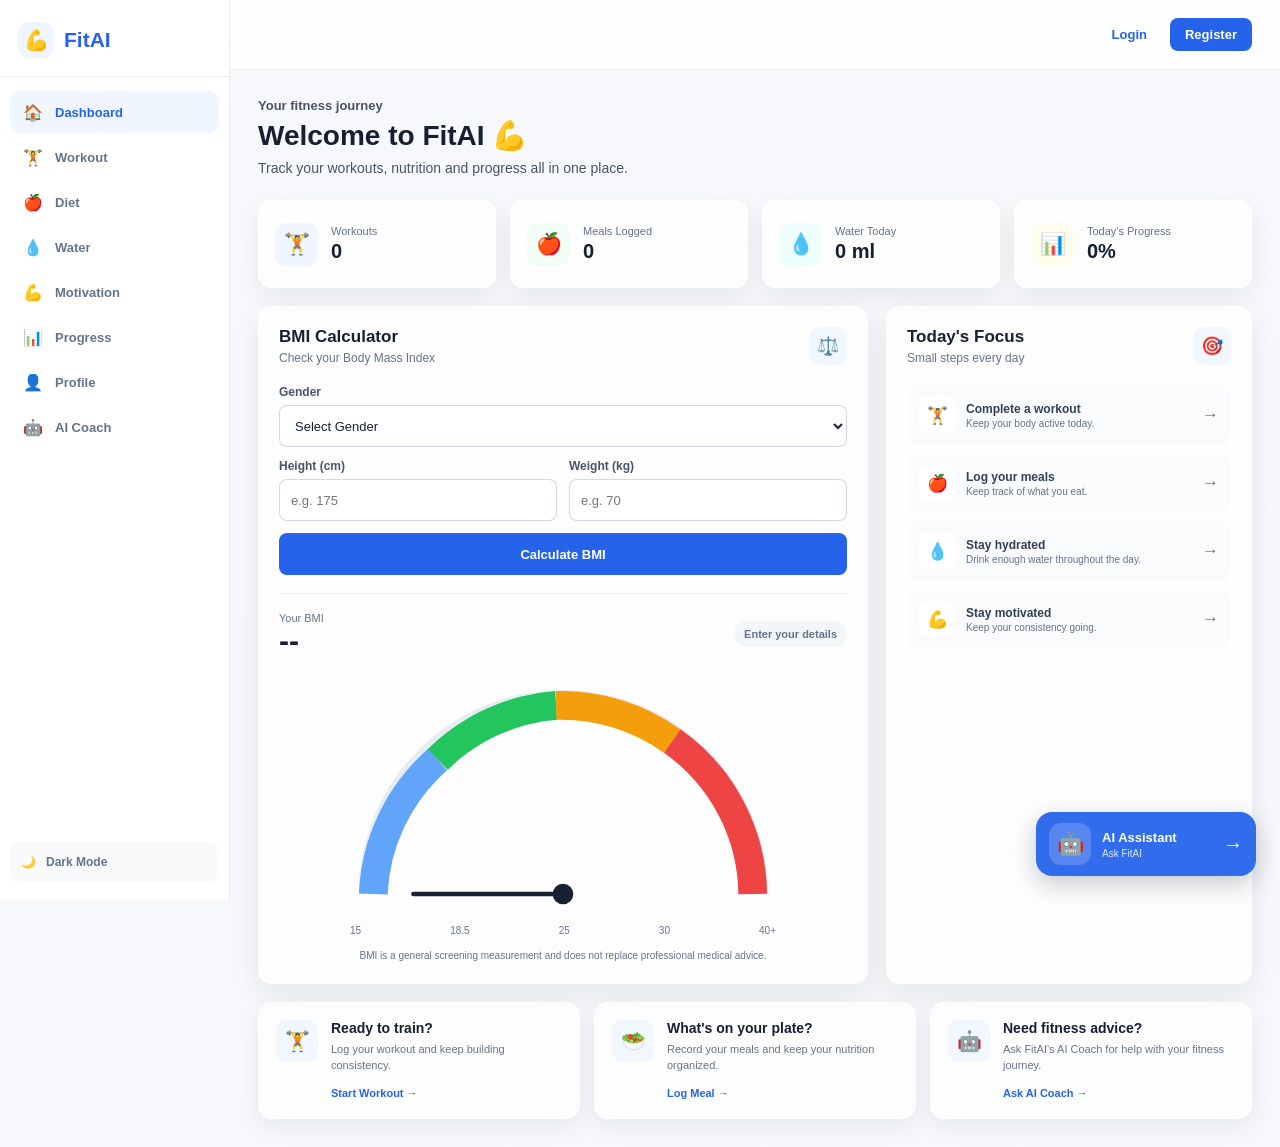
<file: Frontend/index.html>
<!DOCTYPE html>
<html lang="en">
<head>
    <meta charset="UTF-8">
    <meta name="viewport" content="width=device-width, initial-scale=1.0">

    <title>FitAI - Dashboard</title>

    <link rel="stylesheet" href="index.css">
</head>

<body>

    <!-- =========================
         SIDEBAR
    ========================== -->

    <aside class="sidebar" id="sidebar">

        <div class="sidebar-header">
            <a href="index.html" class="logo">
                <span class="logo-icon">💪</span>
                <span>FitAI</span>
            </a>
        </div>

        <nav class="sidebar-nav">

            <a href="index.html" class="nav-item active">
                <span class="nav-icon">🏠</span>
                <span>Dashboard</span>
            </a>

            <a href="workout.html" class="nav-item">
                <span class="nav-icon">🏋️</span>
                <span>Workout</span>
            </a>

            <a href="diet.html" class="nav-item">
                <span class="nav-icon">🍎</span>
                <span>Diet</span>
            </a>

            <a href="water.html" class="nav-item">
                <span class="nav-icon">💧</span>
                <span>Water</span>
            </a>

            <a href="motivation.html" class="nav-item">
                <span class="nav-icon">💪</span>
                <span>Motivation</span>
            </a>

            <a href="progress.html" class="nav-item">
                <span class="nav-icon">📊</span>
                <span>Progress</span>
            </a>

            <a href="profile.html" class="nav-item">
                <span class="nav-icon">👤</span>
                <span>Profile</span>
            </a>

            <a href="chatbot.html" class="nav-item">
                <span class="nav-icon">🤖</span>
                <span>AI Coach</span>
            </a>

        </nav>


        <!-- Sidebar Bottom -->

        <div class="sidebar-bottom">

            <button class="theme-button" id="themeToggle">
                <span id="themeIcon">🌙</span>
                <span id="themeText">Dark Mode</span>
            </button>

        </div>

    </aside>


    <!-- Mobile Overlay -->

    <div class="sidebar-overlay" id="sidebarOverlay"></div>


    <!-- =========================
         MAIN CONTENT
    ========================== -->

    <main class="main-content">

        <!-- Topbar -->

        <header class="topbar">

            <button class="menu-button" id="menuButton">
                ☰
            </button>

            <div class="topbar-spacer"></div>

            <div class="auth-area" id="authArea">

                <a href="login.html" class="login-button">
                    Login
                </a>

                <a href="register.html" class="register-button">
                    Register
                </a>

            </div>

        </header>


        <!-- =========================
             DASHBOARD CONTENT
        ========================== -->

        <section class="dashboard-content">

            <!-- Welcome -->

            <div class="welcome-section">

                <div>
                    <p class="welcome-small">Your fitness journey</p>

                    <h1 id="welcomeTitle">
                        Welcome to FitAI 💪
                    </h1>

                    <p id="welcomeText">
                        Track your workouts, nutrition and progress all in one place.
                    </p>
                </div>

            </div>


            <!-- =========================
                 STAT CARDS
            ========================== -->

            <div class="stats-grid">

                <div class="stat-card">

                    <div class="stat-icon workout-icon">
                        🏋️
                    </div>

                    <div class="stat-info">
                        <span>Workouts</span>
                        <strong id="workoutCount">0</strong>
                    </div>

                </div>


                <div class="stat-card">

                    <div class="stat-icon diet-icon">
                        🍎
                    </div>

                    <div class="stat-info">
                        <span>Meals Logged</span>
                        <strong id="mealCount">0</strong>
                    </div>

                </div>


                <div class="stat-card">

                    <div class="stat-icon water-icon">
                        💧
                    </div>

                    <div class="stat-info">
                        <span>Water Today</span>
                        <strong id="waterCount">0 ml</strong>
                    </div>

                </div>


                <div class="stat-card">

                    <div class="stat-icon progress-icon">
                        📊
                    </div>

                    <div class="stat-info">
                        <span>Today's Progress</span>
                        <strong id="progressPercent">0%</strong>
                    </div>

                </div>

            </div>


            <!-- =========================
                 MAIN GRID
            ========================== -->

            <div class="dashboard-grid">


                <!-- =========================
                     BMI CARD
                ========================== -->

                <section class="dashboard-card bmi-card">

                    <div class="card-header">

                        <div>
                            <h2>BMI Calculator</h2>

                            <p>
                                Check your Body Mass Index
                            </p>
                        </div>

                        <span class="card-header-icon">
                            ⚖️
                        </span>

                    </div>


                    <div class="bmi-form">

                        <div class="form-group">

                            <label for="bmiGender">
                                Gender
                            </label>

                            <select id="bmiGender">

                                <option value="">
                                    Select Gender
                                </option>

                                <option value="male">
                                    Male
                                </option>

                                <option value="female">
                                    Female
                                </option>

                                <option value="other">
                                    Other
                                </option>

                            </select>

                        </div>


                        <div class="form-row">

                            <div class="form-group">

                                <label for="bmiHeight">
                                    Height (cm)
                                </label>

                                <input
                                    type="number"
                                    id="bmiHeight"
                                    placeholder="e.g. 175"
                                    min="50"
                                    max="250"
                                >

                            </div>


                            <div class="form-group">

                                <label for="bmiWeight">
                                    Weight (kg)
                                </label>

                                <input
                                    type="number"
                                    id="bmiWeight"
                                    placeholder="e.g. 70"
                                    min="20"
                                    max="300"
                                >

                            </div>

                        </div>


                        <button
                            type="button"
                            class="primary-button"
                            id="calculateBMI"
                        >
                            Calculate BMI
                        </button>

                    </div>


                    <!-- BMI Result -->

                    <div class="bmi-result" id="bmiResult">

                        <div class="bmi-result-top">

                            <div>
                                <span class="result-label">
                                    Your BMI
                                </span>

                                <strong id="bmiValue">
                                    --
                                </strong>
                            </div>

                            <span
                                class="bmi-category"
                                id="bmiCategory"
                            >
                                Enter your details
                            </span>

                        </div>


                        <!-- BMI Gauge -->

                        <div class="bmi-gauge">

                            <svg
                                viewBox="0 0 400 230"
                                class="gauge-svg"
                            >

                                <!-- Background arc -->

                                <path
                                    class="gauge-background"
                                    d="M 35 200 A 165 165 0 0 1 365 200"
                                />


                                <!-- Underweight -->

                                <path
                                    class="gauge-segment underweight"
                                    d="M 35 200 A 165 165 0 0 1 91 83"
                                />


                                <!-- Normal -->

                                <path
                                    class="gauge-segment normal"
                                    d="M 91 83 A 165 165 0 0 1 194 36"
                                />


                                <!-- Overweight -->

                                <path
                                    class="gauge-segment overweight"
                                    d="M 194 36 A 165 165 0 0 1 295 67"
                                />


                                <!-- Obesity -->

                                <path
                                    class="gauge-segment obesity"
                                    d="M 295 67 A 165 165 0 0 1 365 200"
                                />


                                <!-- Needle -->

                                <g
                                    id="bmiNeedle"
                                    class="bmi-needle"
                                >

                                    <line
                                        x1="200"
                                        y1="200"
                                        x2="200"
                                        y2="70"
                                    />

                                    <circle
                                        cx="200"
                                        cy="200"
                                        r="9"
                                    />

                                </g>

                            </svg>


                            <div class="gauge-labels">

                                <span>15</span>
                                <span>18.5</span>
                                <span>25</span>
                                <span>30</span>
                                <span>40+</span>

                            </div>

                        </div>


                        <p class="bmi-note">
                            BMI is a general screening measurement and
                            does not replace professional medical advice.
                        </p>

                    </div>

                </section>



                <!-- =========================
                     TODAY'S FOCUS
                ========================== -->

                <section class="dashboard-card focus-card">

                    <div class="card-header">

                        <div>
                            <h2>Today's Focus</h2>

                            <p>
                                Small steps every day
                            </p>
                        </div>

                        <span class="card-header-icon">
                            🎯
                        </span>

                    </div>


                    <div class="focus-list">

                        <a
                            href="workout.html"
                            class="focus-item"
                        >

                            <div class="focus-item-icon">
                                🏋️
                            </div>

                            <div>
                                <strong>
                                    Complete a workout
                                </strong>

                                <span>
                                    Keep your body active today.
                                </span>
                            </div>

                            <span class="focus-arrow">
                                →
                            </span>

                        </a>


                        <a
                            href="diet.html"
                            class="focus-item"
                        >

                            <div class="focus-item-icon">
                                🍎
                            </div>

                            <div>
                                <strong>
                                    Log your meals
                                </strong>

                                <span>
                                    Keep track of what you eat.
                                </span>
                            </div>

                            <span class="focus-arrow">
                                →
                            </span>

                        </a>


                        <a
                            href="water.html"
                            class="focus-item"
                        >

                            <div class="focus-item-icon">
                                💧
                            </div>

                            <div>
                                <strong>
                                    Stay hydrated
                                </strong>

                                <span>
                                    Drink enough water throughout the day.
                                </span>
                            </div>

                            <span class="focus-arrow">
                                →
                            </span>

                        </a>


                        <a
                            href="motivation.html"
                            class="focus-item"
                        >

                            <div class="focus-item-icon">
                                💪
                            </div>

                            <div>
                                <strong>
                                    Stay motivated
                                </strong>

                                <span>
                                    Keep your consistency going.
                                </span>
                            </div>

                            <span class="focus-arrow">
                                →
                            </span>

                        </a>

                    </div>

                </section>

            </div>



            <!-- =========================
                 BOTTOM CARDS
            ========================== -->

            <div class="bottom-grid">


                <section class="quick-card">

                    <div class="quick-icon">
                        🏋️
                    </div>

                    <div>

                        <h3>
                            Ready to train?
                        </h3>

                        <p>
                            Log your workout and keep building consistency.
                        </p>

                        <a href="workout.html">
                            Start Workout →
                        </a>

                    </div>

                </section>


                <section class="quick-card">

                    <div class="quick-icon">
                        🥗
                    </div>

                    <div>

                        <h3>
                            What's on your plate?
                        </h3>

                        <p>
                            Record your meals and keep your nutrition organized.
                        </p>

                        <a href="diet.html">
                            Log Meal →
                        </a>

                    </div>

                </section>


                <section class="quick-card">

                    <div class="quick-icon">
                        🤖
                    </div>

                    <div>

                        <h3>
                            Need fitness advice?
                        </h3>

                        <p>
                            Ask FitAI's AI Coach for help with your fitness journey.
                        </p>

                        <a href="chatbot.html">
                            Ask AI Coach →
                        </a>

                    </div>

                </section>

            </div>

        </section>

    </main>



    <!-- =========================
         AI ASSISTANT
         BOTTOM RIGHT
    ========================== -->

    <a
        href="chatbot.html"
        class="ai-assistant"
        id="aiAssistant"
        aria-label="Open FitAI AI Assistant"
    >

        <div class="ai-assistant-icon">
            🤖
        </div>

        <div class="ai-assistant-text">

            <strong>
                AI Assistant
            </strong>

            <span>
                Ask FitAI
            </span>

        </div>

        <span class="ai-arrow">
            →
        </span>

    </a>


    <script src="index.js"></script>

</body>
</html>
</file>
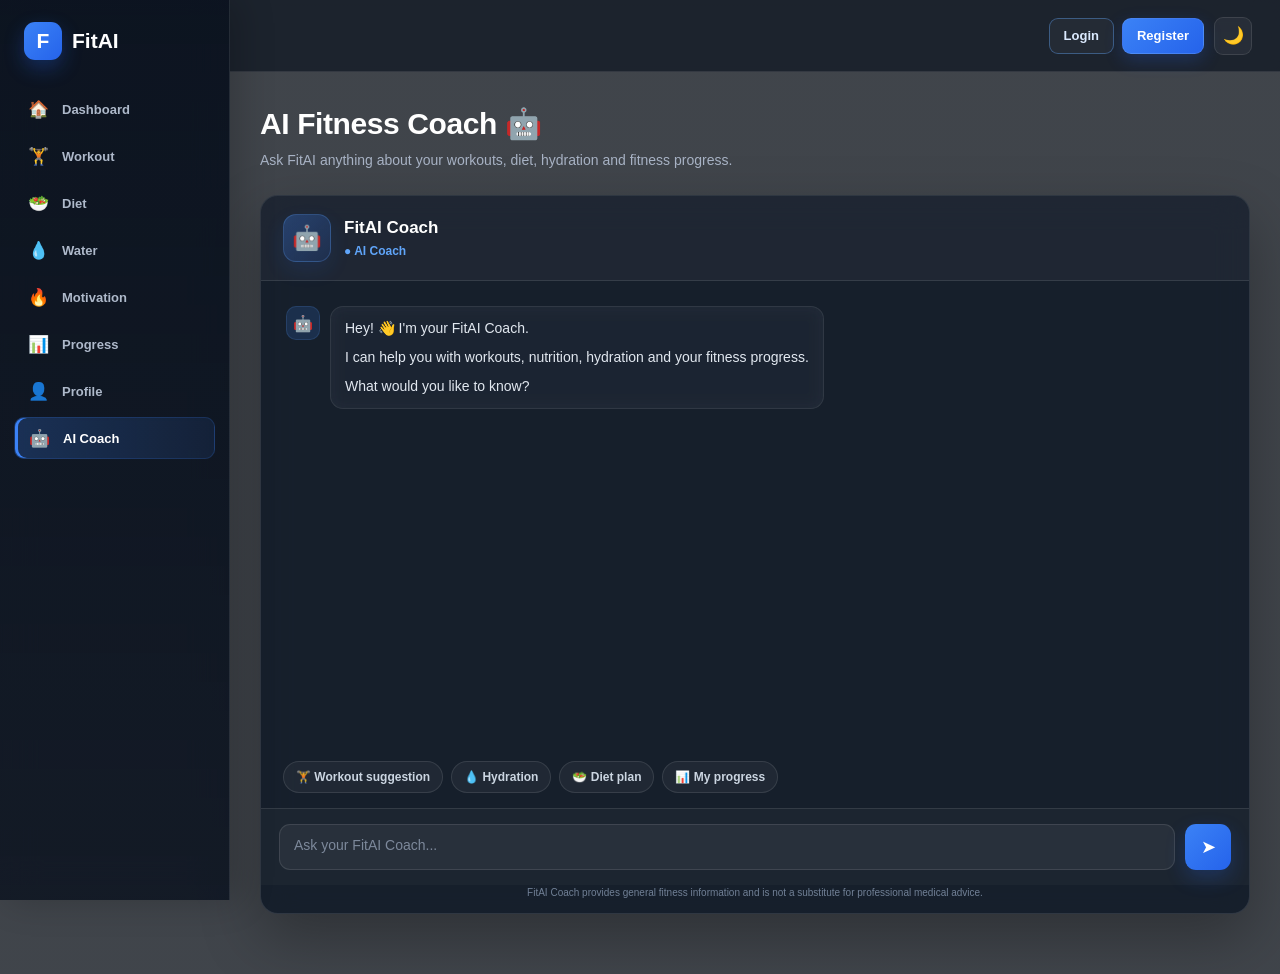
<file: Frontend/chatbot.html>
<!DOCTYPE html>
<html lang="en">

<head>

    <meta charset="UTF-8">

    <meta
        name="viewport"
        content="width=device-width, initial-scale=1.0"
    >

    <title>AI Coach | FitAI</title>

    <link
        rel="stylesheet"
        href="chatbot.css"
    >

</head>


<body>


    <!-- SIDEBAR -->

    <aside
        class="sidebar"
        id="sidebar"
    >

        <div class="logo">

            <div class="logo-icon">
                F
            </div>

            <span>
                FitAI
            </span>

        </div>


        <nav class="sidebar-nav">

            <a href="index.html">
                <span>🏠</span>
                <span>Dashboard</span>
            </a>

            <a href="workout.html">
                <span>🏋️</span>
                <span>Workout</span>
            </a>

            <a href="diet.html">
                <span>🥗</span>
                <span>Diet</span>
            </a>

            <a href="water.html">
                <span>💧</span>
                <span>Water</span>
            </a>

            <a href="motivation.html">
                <span>🔥</span>
                <span>Motivation</span>
            </a>

            <a href="progress.html">
                <span>📊</span>
                <span>Progress</span>
            </a>

            <a href="profile.html">
                <span>👤</span>
                <span>Profile</span>
            </a>

            <a
                href="chatbot.html"
                class="active"
            >
                <span>🤖</span>
                <span>AI Coach</span>
            </a>

        </nav>

    </aside>


    <!-- MAIN -->

    <main class="main-content">


        <!-- HEADER -->

        <header class="top-header">

            <button
                class="mobile-menu-btn"
                id="mobileMenuBtn"
            >
                ☰
            </button>


            <div class="header-spacer"></div>


            <div class="header-actions">

                <div
                    class="auth-buttons"
                    id="authButtons"
                >

                    <a
                        href="login.html"
                        class="login-btn"
                    >
                        Login
                    </a>

                    <a
                        href="register.html"
                        class="register-btn"
                    >
                        Register
                    </a>

                </div>


                <div
                    class="profile-area"
                    id="profileArea"
                >

                    <button
                        class="profile-btn"
                        id="profileBtn"
                    >

                        <div
                            class="profile-avatar"
                            id="profileAvatar"
                        >
                            A
                        </div>

                        <span id="headerProfileName">
                            User
                        </span>

                        <span>
                            ▾
                        </span>

                    </button>


                    <div
                        class="profile-dropdown"
                        id="profileDropdown"
                    >

                        <a href="profile.html">
                            👤 Profile
                        </a>

                        <button id="logoutBtn">
                            🚪 Logout
                        </button>

                    </div>

                </div>


                <button
                    class="theme-toggle"
                    id="themeToggle"
                >
                    🌙
                </button>

            </div>

        </header>


        <!-- PAGE -->

        <section class="page-container">


            <div class="page-heading">

                <h1>
                    AI Fitness Coach 🤖
                </h1>

                <p>
                    Ask FitAI anything about your workouts,
                    diet, hydration and fitness progress.
                </p>

            </div>


            <!-- CHAT -->

            <div class="chat-card">


                <!-- CHAT HEADER -->

                <div class="chat-header">

                    <div class="coach-avatar">
                        🤖
                    </div>


                    <div>

                        <h2>
                            FitAI Coach
                        </h2>

                        <span class="online-status">
                            ● AI Coach
                        </span>

                    </div>

                </div>


                <!-- MESSAGES -->

                <div
                    class="chat-messages"
                    id="chatMessages"
                >

                    <div class="message assistant">

                        <div class="message-avatar">
                            🤖
                        </div>

                        <div class="message-content">

                            <p>
                                Hey! 👋 I'm your FitAI Coach.
                            </p>

                            <p>
                                I can help you with workouts,
                                nutrition, hydration and your
                                fitness progress.
                            </p>

                            <p>
                                What would you like to know?
                            </p>

                        </div>

                    </div>

                </div>


                <!-- SUGGESTIONS -->

                <div class="suggestions">

                    <button
                        class="suggestion-btn"
                        data-message="What workout should I do today?"
                    >
                        🏋️ Workout suggestion
                    </button>

                    <button
                        class="suggestion-btn"
                        data-message="How much water should I drink today?"
                    >
                        💧 Hydration
                    </button>

                    <button
                        class="suggestion-btn"
                        data-message="Give me a healthy diet plan."
                    >
                        🥗 Diet plan
                    </button>

                    <button
                        class="suggestion-btn"
                        data-message="How is my fitness progress?"
                    >
                        📊 My progress
                    </button>

                </div>


                <!-- INPUT -->

                <div class="chat-input-area">

                    <textarea
                        id="messageInput"
                        placeholder="Ask your FitAI Coach..."
                        rows="1"
                    ></textarea>


                    <button
                        id="sendBtn"
                        class="send-btn"
                    >
                        ➤
                    </button>

                </div>


                <div class="chat-disclaimer">

                    FitAI Coach provides general fitness
                    information and is not a substitute
                    for professional medical advice.

                </div>

            </div>

        </section>

    </main>


    <!-- MOBILE OVERLAY -->

    <div
        class="sidebar-overlay"
        id="sidebarOverlay"
    ></div>


    <script src="chatbot.js"></script>

</body>

</html>
</file>
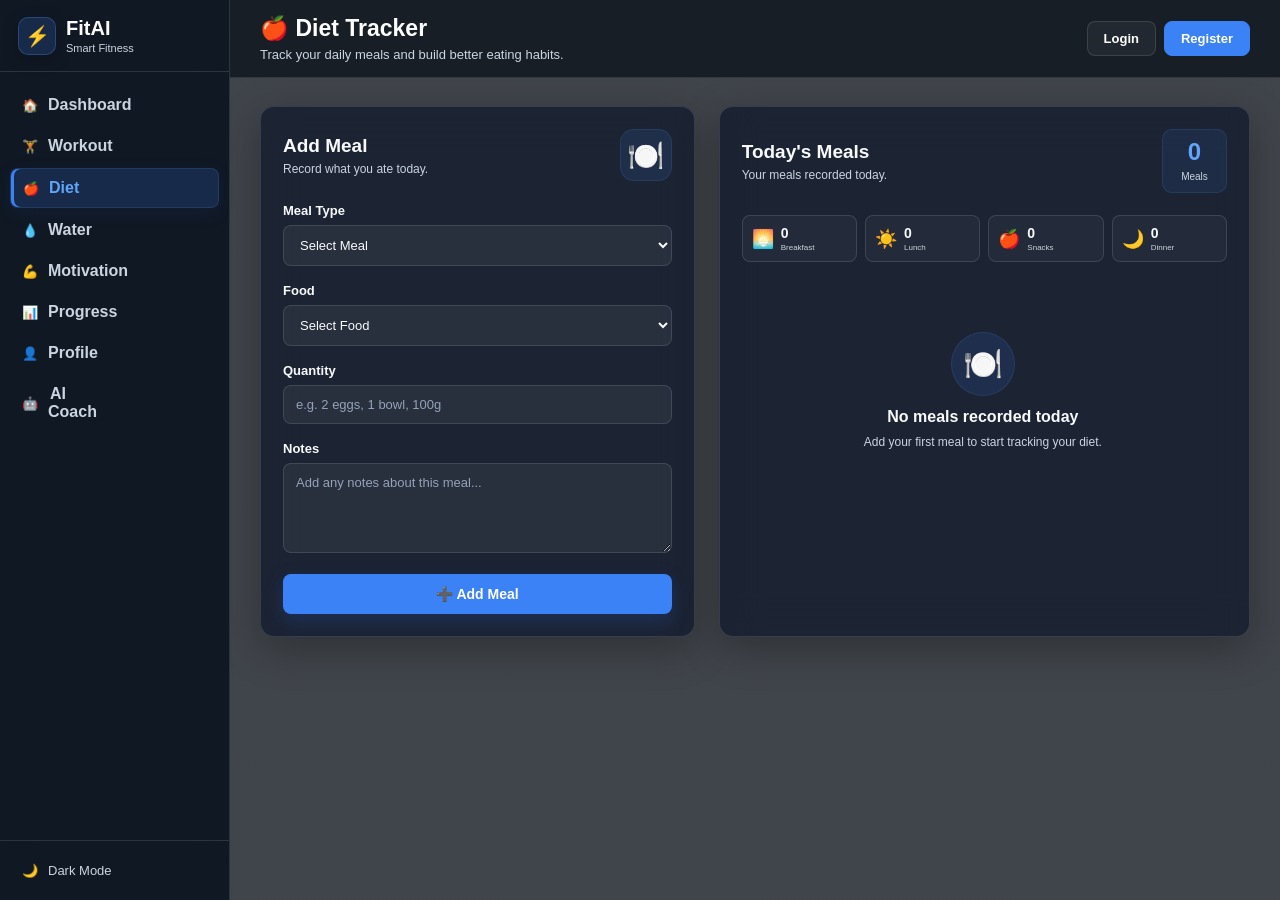
<file: Frontend/diet.html>
<!DOCTYPE html>
<html lang="en">
<head>
    <meta charset="UTF-8">
    <meta name="viewport" content="width=device-width, initial-scale=1.0">

    <title>FitAI - Diet</title>

    <link rel="stylesheet" href="diet.css">
</head>

<body>

    <!-- ================= SIDEBAR ================= -->

    <aside class="sidebar" id="sidebar">

        <div class="sidebar-logo">
            <div class="logo-icon">⚡</div>

            <div>
                <h2>FitAI</h2>
                <span>Smart Fitness</span>
            </div>
        </div>


        <nav class="sidebar-menu">

            <a href="index.html" class="menu-link">
                🏠 <span>Dashboard</span>
            </a>

            <a href="workout.html" class="menu-link">
                🏋️ <span>Workout</span>
            </a>

            <a href="diet.html" class="menu-link active">
                🍎 <span>Diet</span>
            </a>

            <a href="water.html" class="menu-link">
                💧 <span>Water</span>
            </a>

            <a href="motivation.html" class="menu-link">
                💪 <span>Motivation</span>
            </a>

            <a href="progress.html" class="menu-link">
                📊 <span>Progress</span>
            </a>

            <a href="profile.html" class="menu-link">
                👤 <span>Profile</span>
            </a>

            <a href="chatbot.html" class="menu-link">
                🤖 <span>AI Coach</span>
            </a>

        </nav>


        <div class="sidebar-bottom">

            <button class="theme-btn" id="themeToggle">

                <span id="themeIcon">🌙</span>

                <span id="themeText">
                    Dark Mode
                </span>

            </button>

        </div>

    </aside>


    <!-- ================= MOBILE OVERLAY ================= -->

    <div
        class="sidebar-overlay"
        id="sidebarOverlay">
    </div>


    <!-- ================= MAIN ================= -->

    <main class="main-content">

        <!-- TOP BAR -->

        <header class="topbar">

            <button
                class="mobile-menu-btn"
                id="mobileMenuBtn">
                ☰
            </button>


            <div class="page-title">

                <h1>🍎 Diet Tracker</h1>

                <p>
                    Track your daily meals and build better eating habits.
                </p>

            </div>


            <div
                class="user-area"
                id="userArea">

                <a
                    href="login.html"
                    class="auth-btn login-btn">
                    Login
                </a>

                <a
                    href="register.html"
                    class="auth-btn register-btn">
                    Register
                </a>

            </div>

        </header>


        <!-- ================= PAGE ================= -->

        <section class="diet-page">


            <!-- ================= ADD MEAL ================= -->

            <div class="card meal-form-card">

                <div class="card-header">

                    <div>

                        <h2>Add Meal</h2>

                        <p>
                            Record what you ate today.
                        </p>

                    </div>

                    <div class="meal-icon">
                        🍽️
                    </div>

                </div>


                <form id="dietForm">


                    <!-- MEAL TYPE -->

                    <div class="form-group">

                        <label for="mealType">
                            Meal Type
                        </label>

                        <select
                            id="mealType"
                            required>

                            <option value="">
                                Select Meal
                            </option>

                            <option value="Breakfast">
                                🌅 Breakfast
                            </option>

                            <option value="Lunch">
                                ☀️ Lunch
                            </option>

                            <option value="Snacks">
                                🍎 Snacks
                            </option>

                            <option value="Dinner">
                                🌙 Dinner
                            </option>

                        </select>

                    </div>


                    <!-- FOOD -->

                    <div class="form-group">

                        <label for="food">
                            Food
                        </label>

                        <select
                            id="food"
                            required>

                            <option value="">
                                Select Food
                            </option>

                            <option value="Oats">
                                Oats
                            </option>

                            <option value="Eggs">
                                Eggs
                            </option>

                            <option value="Chicken">
                                Chicken
                            </option>

                            <option value="Rice">
                                Rice
                            </option>

                            <option value="Roti">
                                Roti
                            </option>

                            <option value="Paneer">
                                Paneer
                            </option>

                            <option value="Dal">
                                Dal
                            </option>

                            <option value="Vegetables">
                                Vegetables
                            </option>

                            <option value="Fruits">
                                Fruits
                            </option>

                            <option value="Milk">
                                Milk
                            </option>

                            <option value="Curd">
                                Curd
                            </option>

                            <option value="Nuts">
                                Nuts
                            </option>

                            <option value="Other">
                                Other
                            </option>

                        </select>

                    </div>


                    <!-- OTHER FOOD -->

                    <div
                        class="form-group"
                        id="otherFoodGroup"
                        style="display: none;">

                        <label for="otherFood">
                            Enter Food
                        </label>

                        <input
                            type="text"
                            id="otherFood"
                            placeholder="Enter food name">

                    </div>


                    <!-- QUANTITY -->

                    <div class="form-group">

                        <label for="quantity">
                            Quantity
                        </label>

                        <input
                            type="text"
                            id="quantity"
                            placeholder="e.g. 2 eggs, 1 bowl, 100g"
                            required>

                    </div>


                    <!-- NOTES -->

                    <div class="form-group">

                        <label for="notes">
                            Notes
                        </label>

                        <textarea
                            id="notes"
                            rows="4"
                            placeholder="Add any notes about this meal..."></textarea>

                    </div>


                    <!-- BUTTON -->

                    <button
                        type="submit"
                        class="save-meal-btn">

                        <span>➕</span>

                        Add Meal

                    </button>

                </form>

            </div>


            <!-- ================= MEAL HISTORY ================= -->

            <div class="card meal-history-card">

                <div class="card-header">

                    <div>

                        <h2>Today's Meals</h2>

                        <p>
                            Your meals recorded today.
                        </p>

                    </div>


                    <div class="meal-count">

                        <span id="mealCount">
                            0
                        </span>

                        <small>
                            Meals
                        </small>

                    </div>

                </div>


                <!-- DAILY SUMMARY -->

                <div class="daily-summary">

                    <div class="summary-item">

                        <span class="summary-icon">
                            🌅
                        </span>

                        <div>
                            <strong id="breakfastCount">
                                0
                            </strong>

                            <small>
                                Breakfast
                            </small>
                        </div>

                    </div>


                    <div class="summary-item">

                        <span class="summary-icon">
                            ☀️
                        </span>

                        <div>
                            <strong id="lunchCount">
                                0
                            </strong>

                            <small>
                                Lunch
                            </small>
                        </div>

                    </div>


                    <div class="summary-item">

                        <span class="summary-icon">
                            🍎
                        </span>

                        <div>
                            <strong id="snacksCount">
                                0
                            </strong>

                            <small>
                                Snacks
                            </small>
                        </div>

                    </div>


                    <div class="summary-item">

                        <span class="summary-icon">
                            🌙
                        </span>

                        <div>
                            <strong id="dinnerCount">
                                0
                            </strong>

                            <small>
                                Dinner
                            </small>
                        </div>

                    </div>

                </div>


                <!-- MEAL LIST -->

                <div
                    id="mealList"
                    class="meal-list">

                    <div class="empty-state">

                        <div class="empty-icon">
                            🍽️
                        </div>

                        <h3>
                            No meals recorded today
                        </h3>

                        <p>
                            Add your first meal to start tracking your diet.
                        </p>

                    </div>

                </div>

            </div>


        </section>

    </main>


    <script src="diet.js"></script>

</body>
</html>
</file>
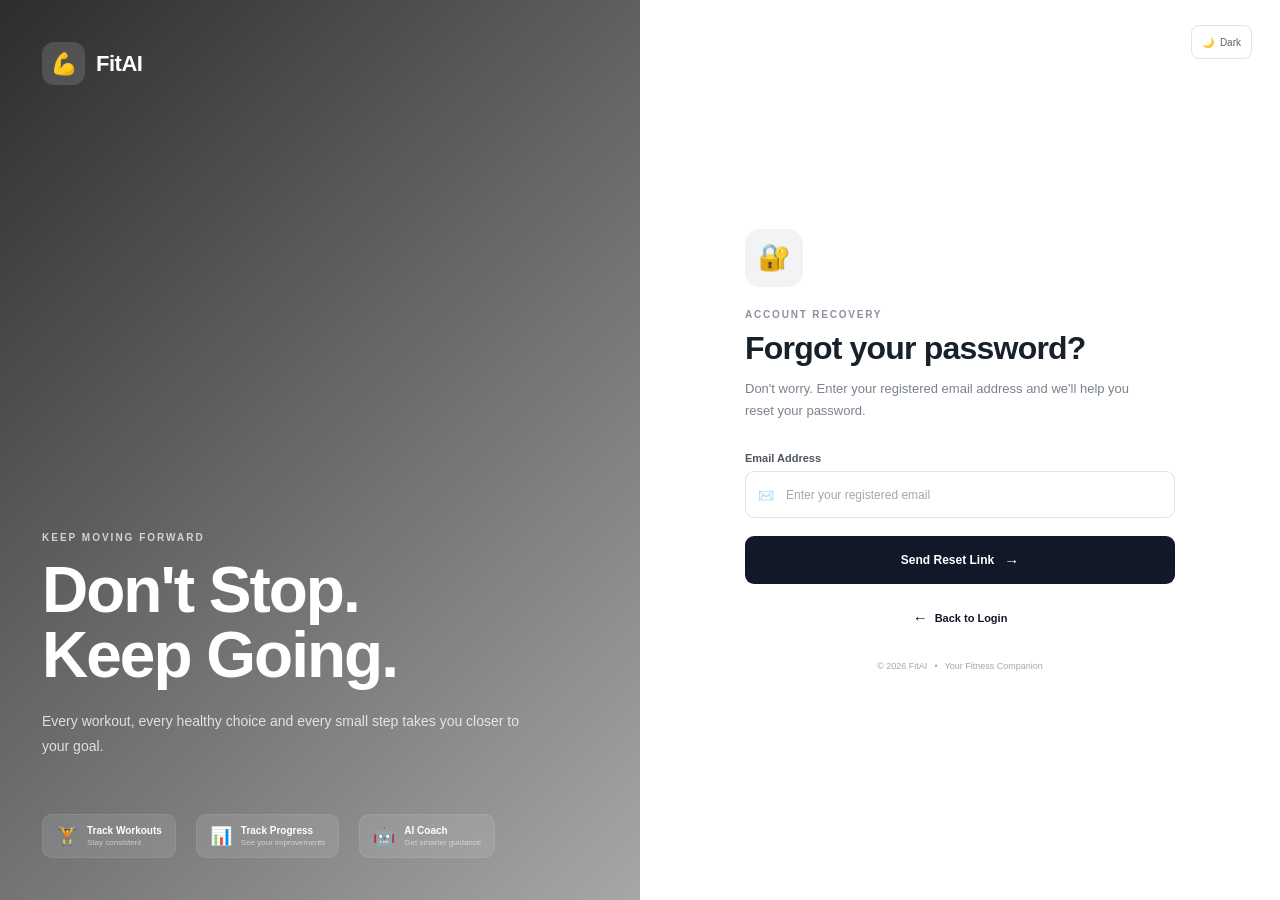
<file: Frontend/forgot-password.html>
<!DOCTYPE html>
<html lang="en">
<head>
    <meta charset="UTF-8">
    <meta name="viewport" content="width=device-width, initial-scale=1.0">

    <title>FitAI - Forgot Password</title>

    <link rel="stylesheet" href="forgot-password.css">
</head>

<body>

    <div class="forgot-page">

        <!-- ================= LEFT IMAGE ================= -->
        <section class="forgot-visual">

            <div class="visual-overlay"></div>

            <div class="visual-content">

                <div class="brand">
                    <div class="brand-icon">💪</div>
                    <span>FitAI</span>
                </div>


                <div class="visual-text">

                    <span class="visual-label">
                        KEEP MOVING FORWARD
                    </span>

                    <h1>
                        Don't Stop.<br>
                        Keep Going.
                    </h1>

                    <p>
                        Every workout, every healthy choice and
                        every small step takes you closer to your
                        goal.
                    </p>

                </div>


                <div class="visual-bottom">

                    <div class="feature">
                        <span>🏋️</span>

                        <div>
                            <strong>Track Workouts</strong>
                            <small>Stay consistent</small>
                        </div>
                    </div>


                    <div class="feature">
                        <span>📊</span>

                        <div>
                            <strong>Track Progress</strong>
                            <small>See your improvements</small>
                        </div>
                    </div>


                    <div class="feature">
                        <span>🤖</span>

                        <div>
                            <strong>AI Coach</strong>
                            <small>Get smarter guidance</small>
                        </div>
                    </div>

                </div>

            </div>

        </section>


        <!-- ================= RIGHT SECTION ================= -->
        <section class="forgot-section">

            <!-- Theme -->
            <button
                class="theme-toggle"
                id="themeToggle"
                type="button"
                aria-label="Toggle theme"
            >
                <span id="themeIcon">🌙</span>
                <span id="themeText">Dark</span>
            </button>


            <div class="forgot-container">

                <!-- Mobile Logo -->
                <div class="mobile-logo">

                    <div class="mobile-logo-icon">
                        💪
                    </div>

                    <span>FitAI</span>

                </div>


                <!-- Icon -->
                <div class="page-icon">
                    🔐
                </div>


                <!-- Heading -->
                <div class="forgot-heading">

                    <span class="heading-label">
                        ACCOUNT RECOVERY
                    </span>

                    <h2>
                        Forgot your password?
                    </h2>

                    <p>
                        Don't worry. Enter your registered email
                        address and we'll help you reset your password.
                    </p>

                </div>


                <!-- Form -->
                <form
                    id="forgotPasswordForm"
                    class="forgot-form"
                >

                    <div class="form-group">

                        <label for="email">
                            Email Address
                        </label>

                        <div class="input-wrapper">

                            <span class="input-icon">
                                ✉️
                            </span>

                            <input
                                type="email"
                                id="email"
                                name="email"
                                placeholder="Enter your registered email"
                                autocomplete="email"
                                required
                            >

                        </div>

                    </div>


                    <!-- Error -->
                    <div
                        class="message error-message"
                        id="errorMessage"
                    ></div>


                    <!-- Success -->
                    <div
                        class="message success-message"
                        id="successMessage"
                    ></div>


                    <!-- Submit -->
                    <button
                        type="submit"
                        class="reset-button"
                        id="resetButton"
                    >

                        <span>
                            Send Reset Link
                        </span>

                        <span class="button-arrow">
                            →
                        </span>

                    </button>

                </form>


                <!-- Back Login -->
                <a
                    href="login.html"
                    class="back-login"
                >
                    <span>←</span>
                    Back to Login
                </a>


                <div class="forgot-footer">
                    <span>© 2026 FitAI</span>
                    <span>•</span>
                    <span>Your Fitness Companion</span>
                </div>

            </div>

        </section>

    </div>


    <script src="forgot-password.js"></script>

</body>
</html>
</file>
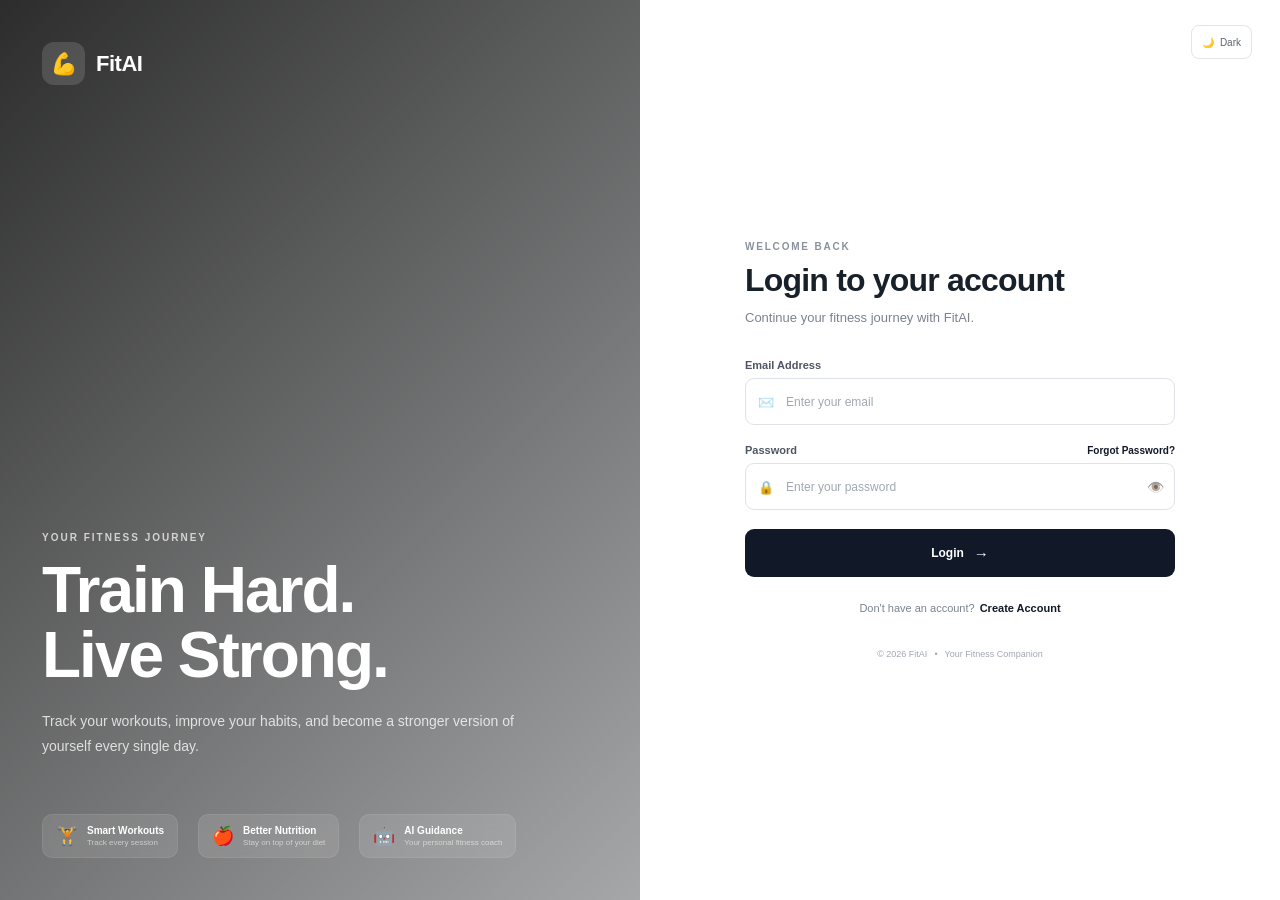
<file: Frontend/login.html>
<!DOCTYPE html>
<html lang="en">
<head>
    <meta charset="UTF-8">
    <meta name="viewport" content="width=device-width, initial-scale=1.0">

    <title>FitAI - Login</title>

    <link rel="stylesheet" href="login.css">
</head>

<body>

    <div class="login-page">

        <!-- ================= LEFT IMAGE SECTION ================= -->
        <section class="login-visual">

            <div class="visual-overlay"></div>

            <div class="visual-content">

                <div class="brand">
                    <div class="brand-icon">💪</div>
                    <span>FitAI</span>
                </div>

                <div class="visual-text">

                    <span class="visual-label">
                        YOUR FITNESS JOURNEY
                    </span>

                    <h1>
                        Train Hard.<br>
                        Live Strong.
                    </h1>

                    <p>
                        Track your workouts, improve your habits,
                        and become a stronger version of yourself
                        every single day.
                    </p>

                </div>

                <div class="visual-bottom">

                    <div class="feature">
                        <span>🏋️</span>
                        <div>
                            <strong>Smart Workouts</strong>
                            <small>Track every session</small>
                        </div>
                    </div>

                    <div class="feature">
                        <span>🍎</span>
                        <div>
                            <strong>Better Nutrition</strong>
                            <small>Stay on top of your diet</small>
                        </div>
                    </div>

                    <div class="feature">
                        <span>🤖</span>
                        <div>
                            <strong>AI Guidance</strong>
                            <small>Your personal fitness coach</small>
                        </div>
                    </div>

                </div>

            </div>

        </section>


        <!-- ================= RIGHT LOGIN SECTION ================= -->
        <section class="login-section">

            <!-- Theme -->
            <button
                class="theme-toggle"
                id="themeToggle"
                type="button"
                aria-label="Toggle theme"
            >
                <span id="themeIcon">🌙</span>
                <span id="themeText">Dark</span>
            </button>


            <div class="login-container">

                <div class="mobile-logo">
                    <div class="mobile-logo-icon">💪</div>
                    <span>FitAI</span>
                </div>


                <div class="login-heading">

                    <span class="heading-label">
                        WELCOME BACK
                    </span>

                    <h2>
                        Login to your account
                    </h2>

                    <p>
                        Continue your fitness journey with FitAI.
                    </p>

                </div>


                <!-- Login Form -->
                <form id="loginForm" class="login-form">

                    <!-- Email -->
                    <div class="form-group">

                        <label for="email">
                            Email Address
                        </label>

                        <div class="input-wrapper">

                            <span class="input-icon">✉️</span>

                            <input
                                type="email"
                                id="email"
                                name="email"
                                placeholder="Enter your email"
                                autocomplete="email"
                                required
                            >

                        </div>

                    </div>


                    <!-- Password -->
                    <div class="form-group">

                        <div class="password-label-row">

                            <label for="password">
                                Password
                            </label>

                            <a
                                href="forgot-password.html"
                                class="forgot-link"
                            >
                                Forgot Password?
                            </a>

                        </div>


                        <div class="input-wrapper">

                            <span class="input-icon">🔒</span>

                            <input
                                type="password"
                                id="password"
                                name="password"
                                placeholder="Enter your password"
                                autocomplete="current-password"
                                required
                            >

                            <button
                                type="button"
                                class="password-toggle"
                                id="passwordToggle"
                                aria-label="Show password"
                            >
                                👁️
                            </button>

                        </div>

                    </div>


                    <!-- Error -->
                    <div
                        class="message error-message"
                        id="errorMessage"
                    ></div>


                    <!-- Success -->
                    <div
                        class="message success-message"
                        id="successMessage"
                    ></div>


                    <!-- Login Button -->
                    <button
                        type="submit"
                        class="login-button"
                        id="loginButton"
                    >
                        <span>Login</span>
                        <span class="button-arrow">→</span>
                    </button>

                </form>


                <!-- Register -->
                <div class="register-section">

                    <span>
                        Don't have an account?
                    </span>

                    <a href="register.html">
                        Create Account
                    </a>

                </div>


                <div class="login-footer">
                    <span>© 2026 FitAI</span>
                    <span>•</span>
                    <span>Your Fitness Companion</span>
                </div>

            </div>

        </section>

    </div>


    <script src="login.js"></script>

</body>
</html>
</file>
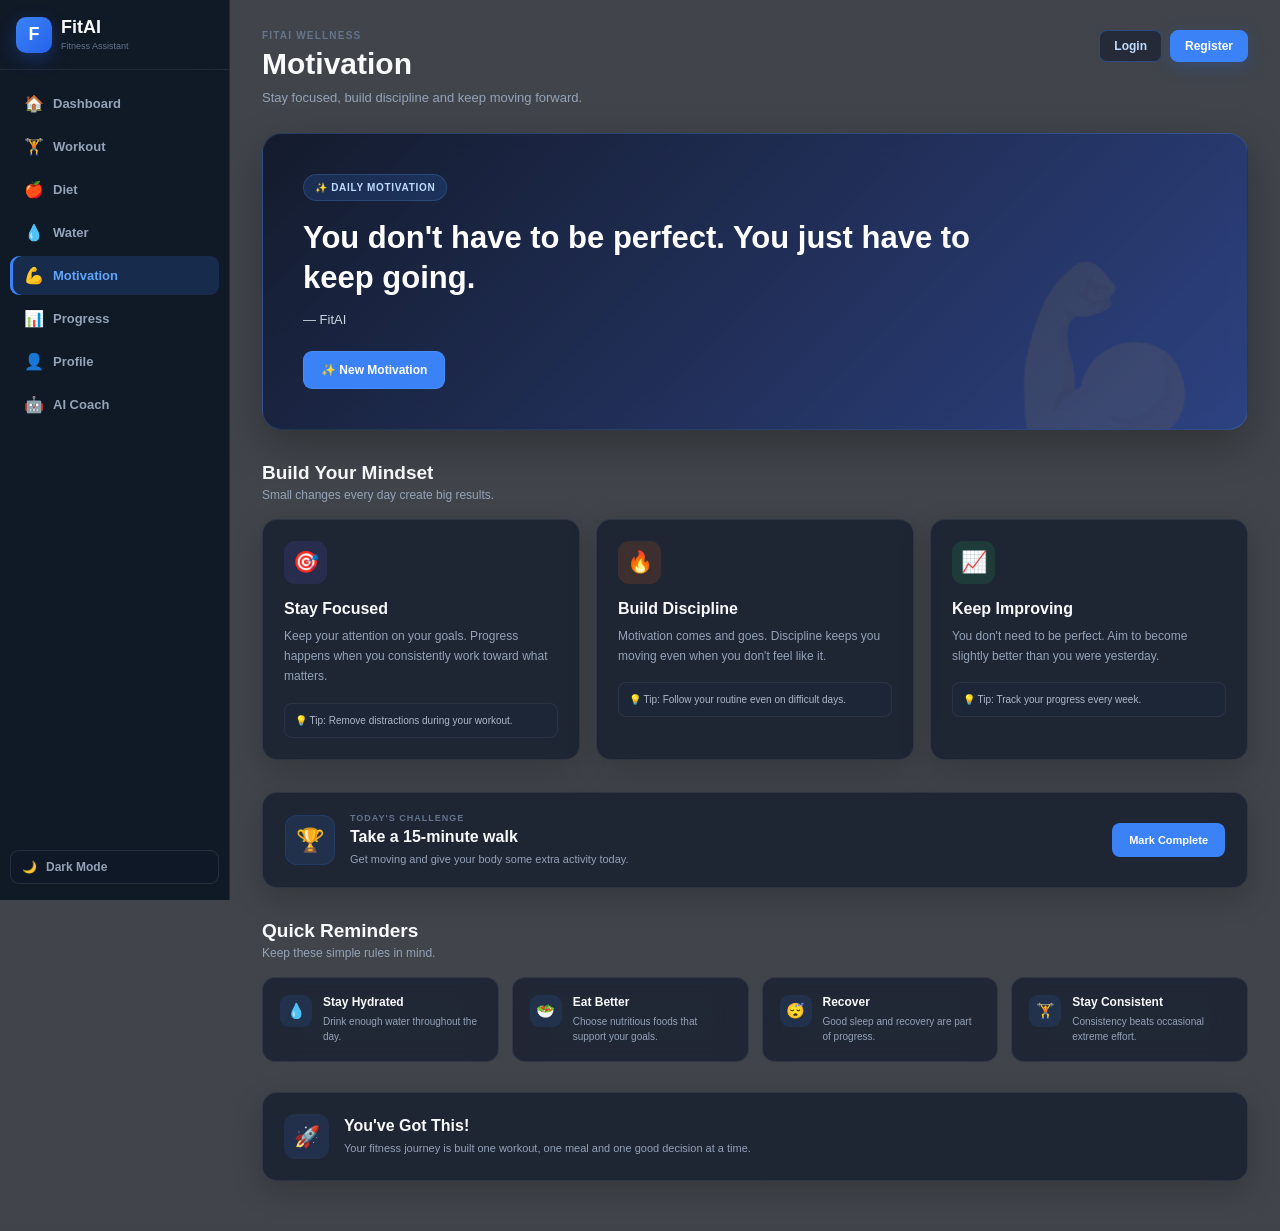
<file: Frontend/motivation.html>
<!DOCTYPE html>
<html lang="en">
<head>
    <meta charset="UTF-8">
    <meta name="viewport" content="width=device-width, initial-scale=1.0">

    <title>Motivation | FitAI</title>

    <link rel="stylesheet" href="motivation.css">
</head>

<body>

    <!-- ================= SIDEBAR ================= -->

    <aside class="sidebar" id="sidebar">

        <div class="sidebar-logo">
            <div class="logo-icon">F</div>

            <div class="logo-text">
                <h2>FitAI</h2>
                <span>Fitness Assistant</span>
            </div>
        </div>


        <nav class="sidebar-nav">

            <a href="index.html" class="nav-item">
                <span class="nav-icon">🏠</span>
                <span>Dashboard</span>
            </a>

            <a href="workout.html" class="nav-item">
                <span class="nav-icon">🏋️</span>
                <span>Workout</span>
            </a>

            <a href="diet.html" class="nav-item">
                <span class="nav-icon">🍎</span>
                <span>Diet</span>
            </a>

            <a href="water.html" class="nav-item">
                <span class="nav-icon">💧</span>
                <span>Water</span>
            </a>

            <a href="motivation.html" class="nav-item active">
                <span class="nav-icon">💪</span>
                <span>Motivation</span>
            </a>

            <a href="progress.html" class="nav-item">
                <span class="nav-icon">📊</span>
                <span>Progress</span>
            </a>

            <a href="profile.html" class="nav-item">
                <span class="nav-icon">👤</span>
                <span>Profile</span>
            </a>

            <a href="chatbot.html" class="nav-item">
                <span class="nav-icon">🤖</span>
                <span>AI Coach</span>
            </a>

        </nav>


        <div class="sidebar-bottom">

            <button
                type="button"
                class="theme-toggle"
                id="themeToggle"
            >
                <span id="themeIcon">🌙</span>
                <span id="themeText">Dark Mode</span>
            </button>

        </div>

    </aside>


    <!-- ================= MOBILE HEADER ================= -->

    <header class="mobile-header">

        <button
            type="button"
            class="menu-toggle"
            id="menuToggle"
            aria-label="Open menu"
        >
            ☰
        </button>


        <div class="mobile-logo">

            <div class="logo-icon">F</div>

            <span>FitAI</span>

        </div>


        <div
            class="mobile-user-area"
            id="mobileUserArea"
        >
            <a href="login.html">Login</a>
        </div>

    </header>


    <!-- ================= MAIN CONTENT ================= -->

    <main class="main-content">

        <!-- TOP BAR -->

        <div class="top-bar">

            <div class="page-heading">

                <p class="page-label">
                    FITAI WELLNESS
                </p>

                <h1>
                    Motivation
                </h1>

                <p class="page-description">
                    Stay focused, build discipline and keep moving forward.
                </p>

            </div>


            <!-- AUTH AREA -->

            <div class="user-area" id="userArea">

                <div
                    class="auth-buttons"
                    id="authButtons"
                >

                    <a
                        href="login.html"
                        class="login-btn"
                    >
                        Login
                    </a>

                    <a
                        href="register.html"
                        class="register-btn"
                    >
                        Register
                    </a>

                </div>


                <div
                    class="logged-user"
                    id="loggedUser"
                    style="display: none;"
                >

                    <div
                        class="user-avatar"
                        id="userAvatar"
                    >
                        U
                    </div>


                    <div class="user-details">

                        <strong id="userName">
                            User
                        </strong>

                        <span>
                            FitAI Member
                        </span>

                    </div>


                    <button
                        type="button"
                        class="logout-btn"
                        id="logoutBtn"
                    >
                        Logout
                    </button>

                </div>

            </div>

        </div>


        <!-- ================= MOTIVATION HERO ================= -->

        <section class="motivation-hero">

            <div class="hero-content">

                <span class="hero-badge">
                    ✨ DAILY MOTIVATION
                </span>


                <h2 id="quoteText">
                    The secret of getting ahead is getting started.
                </h2>


                <p id="quoteAuthor">
                    — Mark Twain
                </p>


                <button
                    type="button"
                    id="newMotivationBtn"
                    class="motivation-btn"
                >
                    ✨ New Motivation
                </button>

            </div>


            <div
                class="hero-decoration"
                aria-hidden="true"
            >
                💪
            </div>

        </section>


        <!-- ================= MINDSET ================= -->

        <section class="section">

            <div class="section-header">

                <div>

                    <h2>
                        Build Your Mindset
                    </h2>

                    <p>
                        Small changes every day create big results.
                    </p>

                </div>

            </div>


            <div class="mindset-grid">

                <!-- FOCUS -->

                <article class="mindset-card">

                    <div class="mindset-icon focus-icon">
                        🎯
                    </div>

                    <h3>
                        Stay Focused
                    </h3>

                    <p>
                        Keep your attention on your goals.
                        Progress happens when you consistently
                        work toward what matters.
                    </p>

                    <span class="mindset-tip">
                        💡 Tip: Remove distractions during your workout.
                    </span>

                </article>


                <!-- DISCIPLINE -->

                <article class="mindset-card">

                    <div class="mindset-icon discipline-icon">
                        🔥
                    </div>

                    <h3>
                        Build Discipline
                    </h3>

                    <p>
                        Motivation comes and goes. Discipline
                        keeps you moving even when you don't
                        feel like it.
                    </p>

                    <span class="mindset-tip">
                        💡 Tip: Follow your routine even on difficult days.
                    </span>

                </article>


                <!-- IMPROVEMENT -->

                <article class="mindset-card">

                    <div class="mindset-icon improve-icon">
                        📈
                    </div>

                    <h3>
                        Keep Improving
                    </h3>

                    <p>
                        You don't need to be perfect. Aim to
                        become slightly better than you were
                        yesterday.
                    </p>

                    <span class="mindset-tip">
                        💡 Tip: Track your progress every week.
                    </span>

                </article>

            </div>

        </section>


        <!-- ================= DAILY CHALLENGE ================= -->

        <section class="challenge-section">

            <div class="challenge-card">

                <div class="challenge-left">

                    <div class="challenge-icon">
                        🏆
                    </div>


                    <div class="challenge-content">

                        <span class="challenge-label">
                            TODAY'S CHALLENGE
                        </span>

                        <h2 id="challengeTitle">
                            Complete a 20-minute workout
                        </h2>

                        <p id="challengeDescription">
                            Move your body today and take one step
                            closer to your fitness goal.
                        </p>

                    </div>

                </div>


                <button
                    type="button"
                    id="completeChallengeBtn"
                    class="challenge-btn"
                >
                    Mark Complete
                </button>

            </div>

        </section>


        <!-- ================= QUICK REMINDERS ================= -->

        <section class="section reminders-section">

            <div class="section-header">

                <div>

                    <h2>
                        Quick Reminders
                    </h2>

                    <p>
                        Keep these simple rules in mind.
                    </p>

                </div>

            </div>


            <div class="reminders-grid">

                <article class="reminder-card">

                    <span>
                        💧
                    </span>

                    <div>

                        <h3>
                            Stay Hydrated
                        </h3>

                        <p>
                            Drink enough water throughout the day.
                        </p>

                    </div>

                </article>


                <article class="reminder-card">

                    <span>
                        🥗
                    </span>

                    <div>

                        <h3>
                            Eat Better
                        </h3>

                        <p>
                            Choose nutritious foods that support
                            your goals.
                        </p>

                    </div>

                </article>


                <article class="reminder-card">

                    <span>
                        😴
                    </span>

                    <div>

                        <h3>
                            Recover
                        </h3>

                        <p>
                            Good sleep and recovery are part
                            of progress.
                        </p>

                    </div>

                </article>


                <article class="reminder-card">

                    <span>
                        🏋️
                    </span>

                    <div>

                        <h3>
                            Stay Consistent
                        </h3>

                        <p>
                            Consistency beats occasional
                            extreme effort.
                        </p>

                    </div>

                </article>

            </div>

        </section>


        <!-- ================= FINAL MESSAGE ================= -->

        <section class="bottom-message">

            <div class="bottom-message-icon">
                🚀
            </div>


            <div>

                <h2>
                    You've Got This!
                </h2>

                <p>
                    Your fitness journey is built one workout,
                    one meal and one good decision at a time.
                </p>

            </div>

        </section>

    </main>


    <script src="motivation.js"></script>

</body>
</html>
</file>
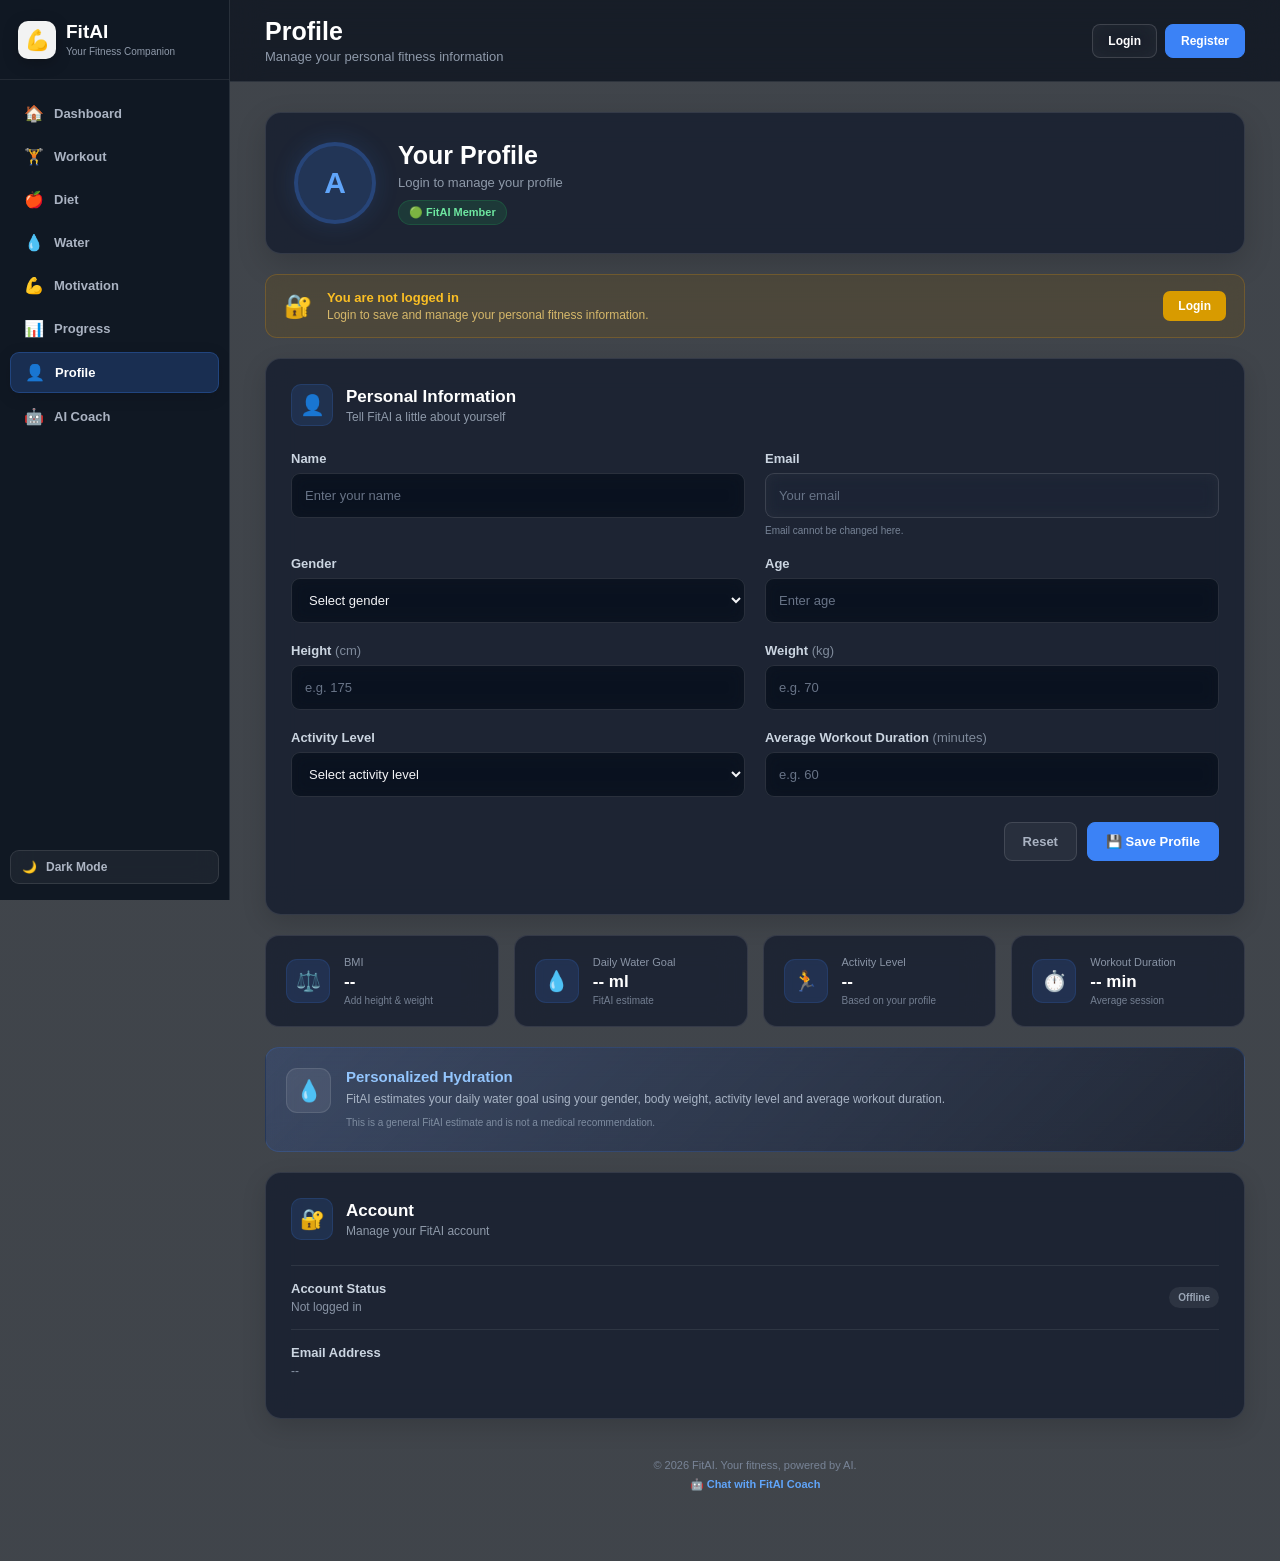
<file: Frontend/profile.html>
<!DOCTYPE html>
<html lang="en">
<head>
    <meta charset="UTF-8">
    <meta name="viewport" content="width=device-width, initial-scale=1.0">

    <title>Profile - FitAI</title>

    <link rel="stylesheet" href="profile.css">
</head>

<body>

    <!-- Mobile Overlay -->
    <div class="sidebar-overlay" id="sidebarOverlay"></div>

    <!-- ================= SIDEBAR ================= -->
    <aside class="sidebar" id="sidebar">

        <div class="logo">
            <div class="logo-icon">💪</div>
            <div>
                <h2>FitAI</h2>
                <span>Your Fitness Companion</span>
            </div>
        </div>

        <nav class="sidebar-nav">

            <a href="index.html">
                <span>🏠</span>
                <span>Dashboard</span>
            </a>

            <a href="workout.html">
                <span>🏋️</span>
                <span>Workout</span>
            </a>

            <a href="diet.html">
                <span>🍎</span>
                <span>Diet</span>
            </a>

            <a href="water.html">
                <span>💧</span>
                <span>Water</span>
            </a>

            <a href="motivation.html">
                <span>💪</span>
                <span>Motivation</span>
            </a>

            <a href="progress.html">
                <span>📊</span>
                <span>Progress</span>
            </a>

            <a href="profile.html" class="active">
                <span>👤</span>
                <span>Profile</span>
            </a>

            <a href="chatbot.html">
                <span>🤖</span>
                <span>AI Coach</span>
            </a>

        </nav>

        <div class="sidebar-bottom">

            <button class="theme-toggle" id="themeToggle">
                <span id="themeIcon">🌙</span>
                <span id="themeText">Dark Mode</span>
            </button>

        </div>

    </aside>


    <!-- ================= MAIN CONTENT ================= -->
    <main class="main-content">

        <!-- Header -->
        <header class="top-header">

            <button
                class="mobile-menu"
                id="mobileMenu"
                aria-label="Open menu"
            >
                ☰
            </button>

            <div class="page-title">
                <h1>Profile</h1>
                <p>Manage your personal fitness information</p>
            </div>

            <!-- Auth Area -->
            <div class="header-actions">

                <!-- Shown when logged out -->
                <div class="auth-buttons" id="authButtons">

                    <a href="login.html" class="login-btn">
                        Login
                    </a>

                    <a href="register.html" class="register-btn">
                        Register
                    </a>

                </div>


                <!-- Shown when logged in -->
                <div class="profile-dropdown-wrapper" id="profileWrapper">

                    <button
                        class="profile-button"
                        id="profileButton"
                    >

                        <div class="profile-avatar">
                            <span id="headerAvatar">A</span>
                        </div>

                        <div class="profile-user-info">
                            <strong id="headerUserName">
                                User
                            </strong>

                            <small>My Profile</small>
                        </div>

                        <span class="dropdown-arrow">
                            ▼
                        </span>

                    </button>


                    <div
                        class="profile-dropdown"
                        id="profileDropdown"
                    >

                        <a href="profile.html">
                            👤 My Profile
                        </a>

                        <a href="progress.html">
                            📊 My Progress
                        </a>

                        <button id="logoutButton">
                            🚪 Logout
                        </button>

                    </div>

                </div>

            </div>

        </header>


        <!-- ================= PROFILE CONTENT ================= -->
        <section class="profile-page">

            <!-- Profile Hero -->
            <div class="profile-hero">

                <div class="profile-large-avatar">
                    <span id="profileAvatar">A</span>
                </div>

                <div class="profile-hero-info">

                    <h2 id="profileDisplayName">
                        Your Profile
                    </h2>

                    <p id="profileDisplayEmail">
                        Login to manage your profile
                    </p>

                    <span class="profile-status">
                        🟢 FitAI Member
                    </span>

                </div>

            </div>


            <!-- Login Warning -->
            <div
                class="login-warning"
                id="loginWarning"
            >
                <div class="warning-icon">
                    🔐
                </div>

                <div>
                    <strong>You are not logged in</strong>
                    <p>
                        Login to save and manage your personal
                        fitness information.
                    </p>
                </div>

                <a href="login.html">
                    Login
                </a>
            </div>


            <!-- Personal Information -->
            <div class="profile-section">

                <div class="section-heading">

                    <div>
                        <span class="section-icon">👤</span>

                        <div>
                            <h3>Personal Information</h3>

                            <p>
                                Tell FitAI a little about yourself
                            </p>
                        </div>
                    </div>

                </div>


                <form id="profileForm">

                    <div class="form-grid">

                        <!-- Name -->
                        <div class="form-group">

                            <label for="name">
                                Name
                            </label>

                            <input
                                type="text"
                                id="name"
                                placeholder="Enter your name"
                                autocomplete="name"
                            >

                        </div>


                        <!-- Email -->
                        <div class="form-group">

                            <label for="email">
                                Email
                            </label>

                            <input
                                type="email"
                                id="email"
                                placeholder="Your email"
                                readonly
                            >

                            <small>
                                Email cannot be changed here.
                            </small>

                        </div>


                        <!-- Gender -->
                        <div class="form-group">

                            <label for="gender">
                                Gender
                            </label>

                            <select id="gender">

                                <option value="">
                                    Select gender
                                </option>

                                <option value="Male">
                                    Male
                                </option>

                                <option value="Female">
                                    Female
                                </option>

                            </select>

                        </div>


                        <!-- Age -->
                        <div class="form-group">

                            <label for="age">
                                Age
                            </label>

                            <input
                                type="number"
                                id="age"
                                placeholder="Enter age"
                                min="10"
                                max="100"
                            >

                        </div>


                        <!-- Height -->
                        <div class="form-group">

                            <label for="height">
                                Height
                                <span>(cm)</span>
                            </label>

                            <input
                                type="number"
                                id="height"
                                placeholder="e.g. 175"
                                min="50"
                                max="250"
                                step="0.1"
                            >

                        </div>


                        <!-- Weight -->
                        <div class="form-group">

                            <label for="weight">
                                Weight
                                <span>(kg)</span>
                            </label>

                            <input
                                type="number"
                                id="weight"
                                placeholder="e.g. 70"
                                min="20"
                                max="300"
                                step="0.1"
                            >

                        </div>


                        <!-- Activity -->
                        <div class="form-group">

                            <label for="activityLevel">
                                Activity Level
                            </label>

                            <select id="activityLevel">

                                <option value="">
                                    Select activity level
                                </option>

                                <option value="Sedentary">
                                    Sedentary
                                </option>

                                <option value="Light">
                                    Lightly Active
                                </option>

                                <option value="Moderate">
                                    Moderately Active
                                </option>

                                <option value="Active">
                                    Active
                                </option>

                                <option value="Very Active">
                                    Very Active
                                </option>

                            </select>

                        </div>


                        <!-- Workout Duration -->
                        <div class="form-group">

                            <label for="workoutDuration">
                                Average Workout Duration
                                <span>(minutes)</span>
                            </label>

                            <input
                                type="number"
                                id="workoutDuration"
                                placeholder="e.g. 60"
                                min="0"
                                max="600"
                            >

                        </div>

                    </div>


                    <div class="form-actions">

                        <button
                            type="button"
                            class="reset-btn"
                            id="resetProfile"
                        >
                            Reset
                        </button>

                        <button
                            type="submit"
                            class="save-btn"
                        >
                            💾 Save Profile
                        </button>

                    </div>

                    <p
                        class="form-message"
                        id="formMessage"
                    ></p>

                </form>

            </div>


            <!-- ================= FITNESS SUMMARY ================= -->
            <div class="summary-grid">

                <!-- BMI -->
                <div class="summary-card">

                    <div class="summary-icon">
                        ⚖️
                    </div>

                    <div>

                        <span>BMI</span>

                        <strong id="bmiValue">
                            --
                        </strong>

                        <small id="bmiStatus">
                            Add height & weight
                        </small>

                    </div>

                </div>


                <!-- Water -->
                <div class="summary-card">

                    <div class="summary-icon">
                        💧
                    </div>

                    <div>

                        <span>Daily Water Goal</span>

                        <strong id="waterGoalValue">
                            -- ml
                        </strong>

                        <small>
                            FitAI estimate
                        </small>

                    </div>

                </div>


                <!-- Activity -->
                <div class="summary-card">

                    <div class="summary-icon">
                        🏃
                    </div>

                    <div>

                        <span>Activity Level</span>

                        <strong id="activityValue">
                            --
                        </strong>

                        <small>
                            Based on your profile
                        </small>

                    </div>

                </div>


                <!-- Workout -->
                <div class="summary-card">

                    <div class="summary-icon">
                        ⏱️
                    </div>

                    <div>

                        <span>Workout Duration</span>

                        <strong id="durationValue">
                            -- min
                        </strong>

                        <small>
                            Average session
                        </small>

                    </div>

                </div>

            </div>


            <!-- ================= WATER INFO ================= -->
            <div class="info-section">

                <div class="info-icon">
                    💧
                </div>

                <div>

                    <h3>Personalized Hydration</h3>

                    <p>
                        FitAI estimates your daily water goal
                        using your gender, body weight, activity
                        level and average workout duration.
                    </p>

                    <p class="info-note">
                        This is a general FitAI estimate and is
                        not a medical recommendation.
                    </p>

                </div>

            </div>


            <!-- ================= ACCOUNT INFO ================= -->
            <div class="account-section">

                <div class="section-heading">

                    <div>
                        <span class="section-icon">
                            🔐
                        </span>

                        <div>

                            <h3>Account</h3>

                            <p>
                                Manage your FitAI account
                            </p>

                        </div>
                    </div>

                </div>


                <div class="account-row">

                    <div>

                        <strong>Account Status</strong>

                        <span id="accountStatus">
                            Not logged in
                        </span>

                    </div>

                    <span
                        class="status-badge"
                        id="accountStatusBadge"
                    >
                        Offline
                    </span>

                </div>


                <div class="account-row">

                    <div>

                        <strong>Email Address</strong>

                        <span id="accountEmail">
                            --
                        </span>

                    </div>

                </div>

            </div>


            <!-- Footer -->
            <footer class="page-footer">

                <p>
                    © 2026 FitAI. Your fitness, powered by AI.
                </p>

                <a href="chatbot.html">
                    🤖 Chat with FitAI Coach
                </a>

            </footer>

        </section>

    </main>


    <script src="profile.js"></script>

</body>
</html>
</file>
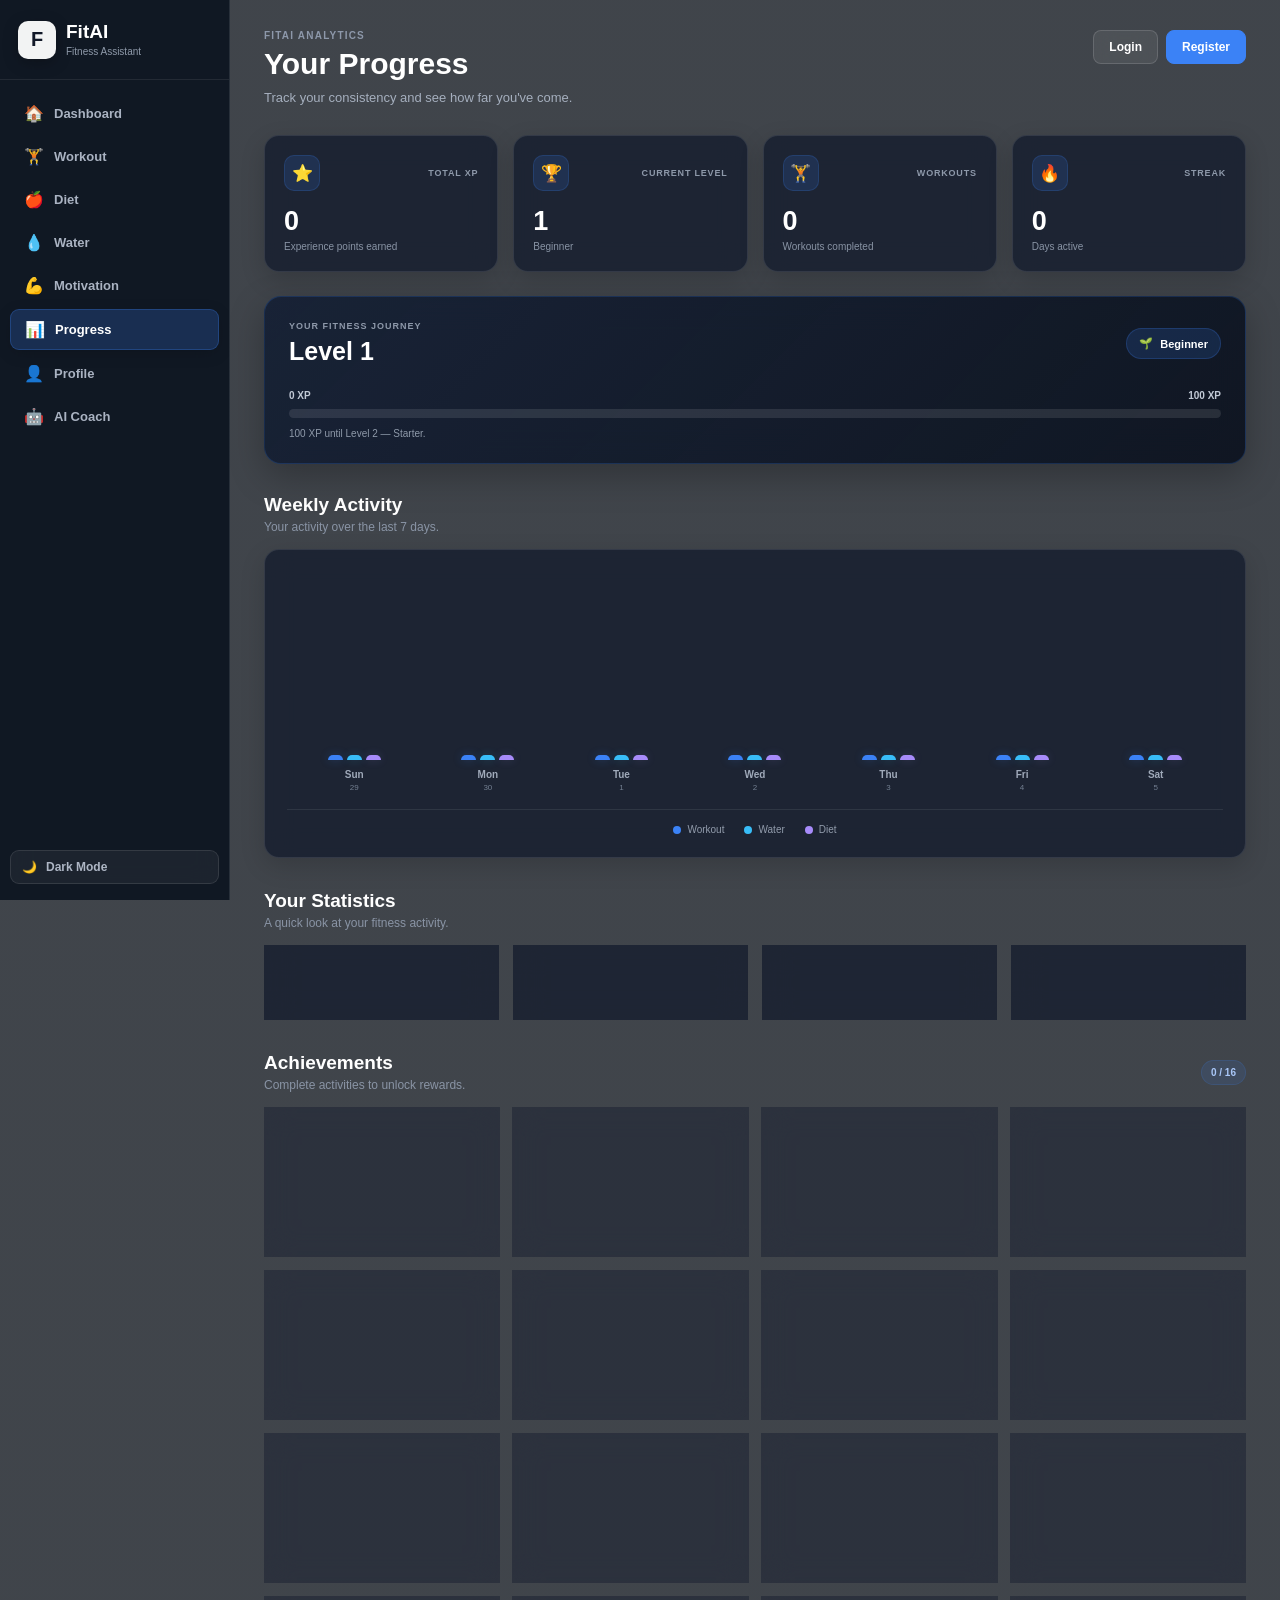
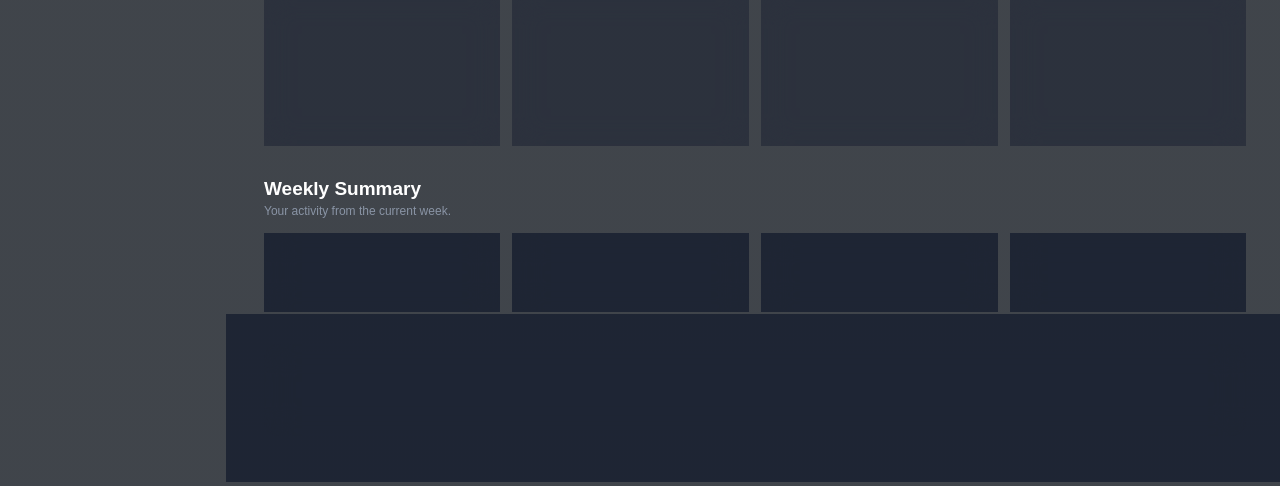
<file: Frontend/progress.html>
<!DOCTYPE html>
<html lang="en">
<head>
    <meta charset="UTF-8">
    <meta name="viewport" content="width=device-width, initial-scale=1.0">

    <title>Progress | FitAI</title>

    <link rel="stylesheet" href="progress.css">
</head>

<body>

    <!-- ================= SIDEBAR ================= -->

    <aside class="sidebar" id="sidebar">

        <div class="sidebar-logo">

            <div class="logo-icon">
                F
            </div>

            <div class="logo-text">
                <h2>FitAI</h2>
                <span>Fitness Assistant</span>
            </div>

        </div>


        <nav class="sidebar-nav">

            <a href="index.html" class="nav-item">
                <span class="nav-icon">🏠</span>
                <span>Dashboard</span>
            </a>

            <a href="workout.html" class="nav-item">
                <span class="nav-icon">🏋️</span>
                <span>Workout</span>
            </a>

            <a href="diet.html" class="nav-item">
                <span class="nav-icon">🍎</span>
                <span>Diet</span>
            </a>

            <a href="water.html" class="nav-item">
                <span class="nav-icon">💧</span>
                <span>Water</span>
            </a>

            <a href="motivation.html" class="nav-item">
                <span class="nav-icon">💪</span>
                <span>Motivation</span>
            </a>

            <a href="progress.html" class="nav-item active">
                <span class="nav-icon">📊</span>
                <span>Progress</span>
            </a>

            <a href="profile.html" class="nav-item">
                <span class="nav-icon">👤</span>
                <span>Profile</span>
            </a>

            <a href="chatbot.html" class="nav-item">
                <span class="nav-icon">🤖</span>
                <span>AI Coach</span>
            </a>

        </nav>


        <div class="sidebar-bottom">

            <button
                type="button"
                class="theme-toggle"
                id="themeToggle"
            >
                <span id="themeIcon">🌙</span>
                <span id="themeText">Dark Mode</span>
            </button>

        </div>

    </aside>


    <!-- ================= MOBILE HEADER ================= -->

    <header class="mobile-header">

        <button
            type="button"
            class="menu-toggle"
            id="menuToggle"
            aria-label="Open menu"
        >
            ☰
        </button>


        <div class="mobile-logo">

            <div class="logo-icon">
                F
            </div>

            <span>FitAI</span>

        </div>


        <div
            class="mobile-user-area"
            id="mobileUserArea"
        >
            <a href="login.html">Login</a>
        </div>

    </header>


    <!-- ================= MAIN CONTENT ================= -->

    <main class="main-content">

        <!-- TOP BAR -->

        <div class="top-bar">

            <div class="page-heading">

                <p class="page-label">
                    FITAI ANALYTICS
                </p>

                <h1>
                    Your Progress
                </h1>

                <p class="page-description">
                    Track your consistency and see how far you've come.
                </p>

            </div>


            <!-- AUTH AREA -->

            <div class="user-area">

                <div
                    class="auth-buttons"
                    id="authButtons"
                >

                    <a
                        href="login.html"
                        class="login-btn"
                    >
                        Login
                    </a>

                    <a
                        href="register.html"
                        class="register-btn"
                    >
                        Register
                    </a>

                </div>


                <div
                    class="logged-user"
                    id="loggedUser"
                    style="display: none;"
                >

                    <div
                        class="user-avatar"
                        id="userAvatar"
                    >
                        U
                    </div>


                    <div class="user-details">

                        <strong id="userName">
                            User
                        </strong>

                        <span>
                            FitAI Member
                        </span>

                    </div>


                    <button
                        type="button"
                        class="logout-btn"
                        id="logoutBtn"
                    >
                        Logout
                    </button>

                </div>

            </div>

        </div>


        <!-- ================= PROGRESS OVERVIEW ================= -->

        <section class="overview-grid">

            <!-- XP CARD -->

            <div class="overview-card xp-card">

                <div class="overview-card-top">

                    <div class="overview-icon">
                        ⭐
                    </div>

                    <span class="overview-label">
                        TOTAL XP
                    </span>

                </div>


                <div class="overview-value" id="totalXP">
                    0
                </div>

                <div class="overview-subtext">
                    Experience points earned
                </div>

            </div>


            <!-- LEVEL CARD -->

            <div class="overview-card">

                <div class="overview-card-top">

                    <div class="overview-icon">
                        🏆
                    </div>

                    <span class="overview-label">
                        CURRENT LEVEL
                    </span>

                </div>


                <div
                    class="overview-value"
                    id="currentLevel"
                >
                    1
                </div>

                <div
                    class="overview-subtext"
                    id="levelName"
                >
                    Beginner
                </div>

            </div>


            <!-- WORKOUT CARD -->

            <div class="overview-card">

                <div class="overview-card-top">

                    <div class="overview-icon">
                        🏋️
                    </div>

                    <span class="overview-label">
                        WORKOUTS
                    </span>

                </div>


                <div
                    class="overview-value"
                    id="totalWorkouts"
                >
                    0
                </div>

                <div class="overview-subtext">
                    Workouts completed
                </div>

            </div>


            <!-- STREAK CARD -->

            <div class="overview-card">

                <div class="overview-card-top">

                    <div class="overview-icon">
                        🔥
                    </div>

                    <span class="overview-label">
                        STREAK
                    </span>

                </div>


                <div
                    class="overview-value"
                    id="currentStreak"
                >
                    0
                </div>

                <div class="overview-subtext">
                    Days active
                </div>

            </div>

        </section>


        <!-- ================= LEVEL PROGRESS ================= -->

        <section class="level-section">

            <div class="level-card">

                <div class="level-header">

                    <div>

                        <span class="small-label">
                            YOUR FITNESS JOURNEY
                        </span>

                        <h2>
                            Level
                            <span id="levelNumber">
                                1
                            </span>
                        </h2>

                    </div>


                    <div class="level-badge">
                        <span id="levelBadge">
                            🌱
                        </span>

                        <span id="levelBadgeText">
                            Beginner
                        </span>
                    </div>

                </div>


                <div class="xp-progress-area">

                    <div class="xp-progress-info">

                        <span id="xpCurrentText">
                            0 XP
                        </span>

                        <span id="xpNextText">
                            100 XP
                        </span>

                    </div>


                    <div class="xp-progress">

                        <div
                            class="xp-progress-fill"
                            id="xpProgressFill"
                        ></div>

                    </div>


                    <p
                        class="xp-progress-message"
                        id="xpProgressMessage"
                    >
                        Earn XP by completing workouts,
                        tracking meals and staying hydrated.
                    </p>

                </div>

            </div>

        </section>


        <!-- ================= WEEKLY ACTIVITY ================= -->

        <section class="content-section">

            <div class="section-header">

                <div>

                    <h2>
                        Weekly Activity
                    </h2>

                    <p>
                        Your activity over the last 7 days.
                    </p>

                </div>

            </div>


            <div class="activity-card">

                <div
                    class="weekly-chart"
                    id="weeklyChart"
                >
                    <!-- Generated by JavaScript -->
                </div>


                <div class="chart-legend">

                    <span>
                        <i class="legend-dot workout-dot"></i>
                        Workout
                    </span>

                    <span>
                        <i class="legend-dot water-dot"></i>
                        Water
                    </span>

                    <span>
                        <i class="legend-dot diet-dot"></i>
                        Diet
                    </span>

                </div>

            </div>

        </section>


        <!-- ================= STATS GRID ================= -->

        <section class="content-section">

            <div class="section-header">

                <div>

                    <h2>
                        Your Statistics
                    </h2>

                    <p>
                        A quick look at your fitness activity.
                    </p>

                </div>

            </div>


            <div class="stats-grid">

                <div class="stat-card">

                    <div class="stat-icon">
                        🏋️
                    </div>

                    <div>

                        <span>
                            Total Workouts
                        </span>

                        <strong id="statWorkouts">
                            0
                        </strong>

                    </div>

                </div>


                <div class="stat-card">

                    <div class="stat-icon">
                        🍎
                    </div>

                    <div>

                        <span>
                            Meals Logged
                        </span>

                        <strong id="statMeals">
                            0
                        </strong>

                    </div>

                </div>


                <div class="stat-card">

                    <div class="stat-icon">
                        💧
                    </div>

                    <div>

                        <span>
                            Water Days
                        </span>

                        <strong id="statWaterDays">
                            0
                        </strong>

                    </div>

                </div>


                <div class="stat-card">

                    <div class="stat-icon">
                        🏆
                    </div>

                    <div>

                        <span>
                            Achievements
                        </span>

                        <strong id="statAchievements">
                            0
                        </strong>

                    </div>

                </div>

            </div>

        </section>


        <!-- ================= ACHIEVEMENTS ================= -->

        <section class="content-section">

            <div class="section-header">

                <div>

                    <h2>
                        Achievements
                    </h2>

                    <p>
                        Complete activities to unlock rewards.
                    </p>

                </div>


                <span
                    class="achievement-count"
                    id="achievementCount"
                >
                    0 / 12
                </span>

            </div>


            <div
                class="achievements-grid"
                id="achievementsGrid"
            >
                <!-- Generated by JavaScript -->
            </div>

        </section>


        <!-- ================= WEEKLY SUMMARY ================= -->

        <section class="content-section">

            <div class="section-header">

                <div>

                    <h2>
                        Weekly Summary
                    </h2>

                    <p>
                        Your activity from the current week.
                    </p>

                </div>

            </div>


            <div class="summary-grid">

                <div class="summary-card">

                    <span class="summary-icon">
                        🏋️
                    </span>

                    <div>

                        <span>
                            Workouts
                        </span>

                        <strong id="weekWorkouts">
                            0
                        </strong>

                    </div>

                </div>


                <div class="summary-card">

                    <span class="summary-icon">
                        🍎
                    </span>

                    <div>

                        <span>
                            Meals
                        </span>

                        <strong id="weekMeals">
                            0
                        </strong>

                    </div>

                </div>


                <div class="summary-card">

                    <span class="summary-icon">
                        💧
                    </span>

                    <div>

                        <span>
                            Water Goal Days
                        </span>

                        <strong id="weekWater">
                            0
                        </strong>

                    </div>

                </div>


                <div class="summary-card">

                    <span class="summary-icon">
                        ⭐
                    </span>

                    <div>

                        <span>
                            XP Earned
                        </span>

                        <strong id="weekXP">
                            0
                        </strong>

                    </div>

                </div>

            </div>

        </section>


        <!-- ================= MOTIVATION ================= -->

        <section class="progress-message">

            <div class="progress-message-icon">
                🚀
            </div>

            <div>

                <h2>
                    Keep Going!
                </h2>

                <p id="progressMessage">
                    Every small action you take today
                    contributes to a stronger tomorrow.
                </p>

            </div>

        </section>

    </main>


    <script src="progress.js"></script>

</body>
</html>
</file>
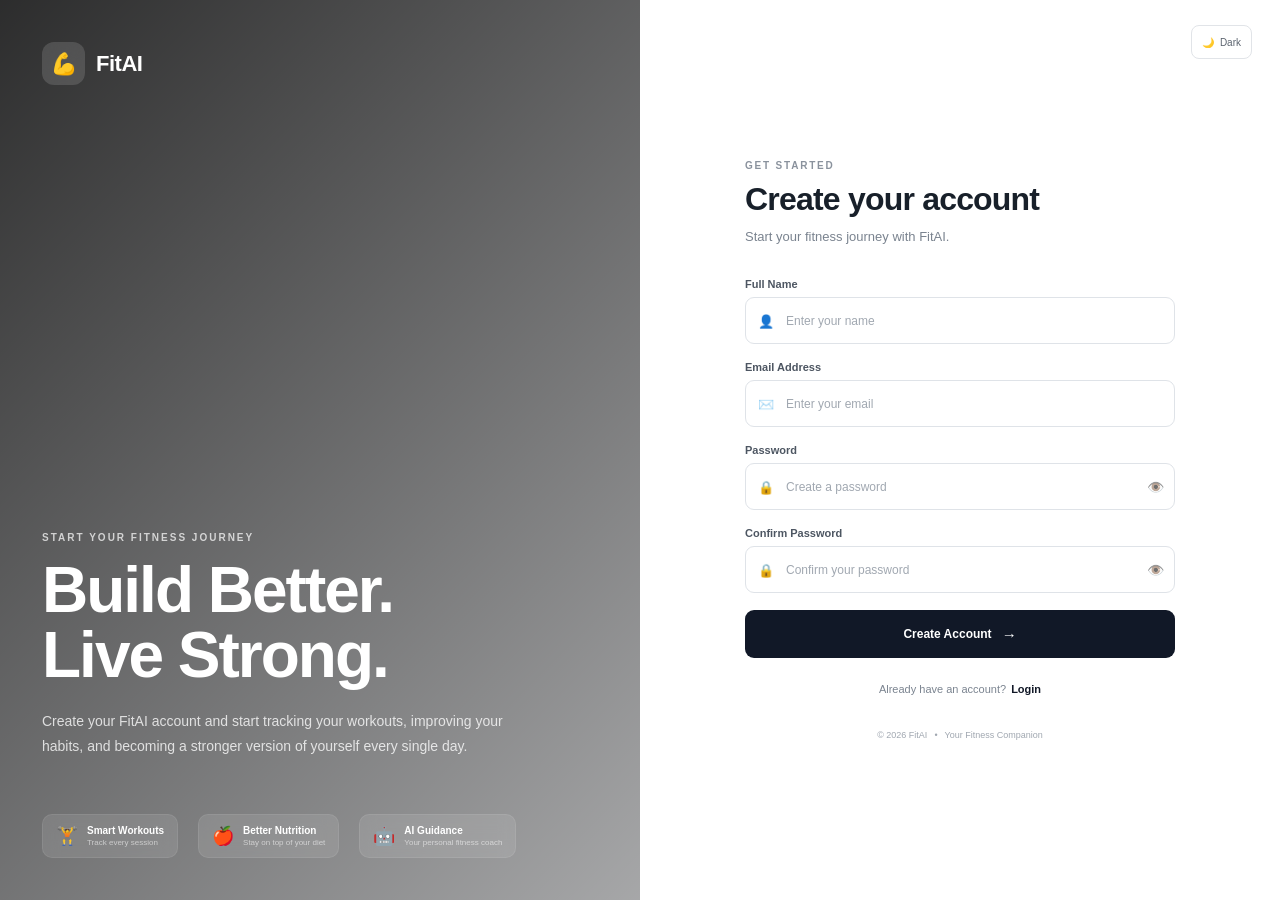
<file: Frontend/register.html>
<!DOCTYPE html>
<html lang="en">

<head>

    <meta charset="UTF-8">

    <meta
        name="viewport"
        content="width=device-width, initial-scale=1.0"
    >

    <title>FitAI - Create Account</title>

    <link
        rel="stylesheet"
        href="register.css"
    >

</head>

<body>

    <div class="register-page">

        <!-- =========================================
             LEFT VISUAL SECTION
        ========================================== -->

        <section class="register-visual">

            <div class="visual-overlay"></div>

            <div class="visual-content">

                <!-- Brand -->

                <div class="brand">

                    <div class="brand-icon">
                        💪
                    </div>

                    <span>
                        FitAI
                    </span>

                </div>


                <!-- Main Text -->

                <div class="visual-text">

                    <span class="visual-label">
                        START YOUR FITNESS JOURNEY
                    </span>

                    <h1>
                        Build Better.<br>
                        Live Strong.
                    </h1>

                    <p>
                        Create your FitAI account and start
                        tracking your workouts, improving your
                        habits, and becoming a stronger version
                        of yourself every single day.
                    </p>

                </div>


                <!-- Features -->

                <div class="visual-bottom">

                    <div class="feature">

                        <span>
                            🏋️
                        </span>

                        <div>

                            <strong>
                                Smart Workouts
                            </strong>

                            <small>
                                Track every session
                            </small>

                        </div>

                    </div>


                    <div class="feature">

                        <span>
                            🍎
                        </span>

                        <div>

                            <strong>
                                Better Nutrition
                            </strong>

                            <small>
                                Stay on top of your diet
                            </small>

                        </div>

                    </div>


                    <div class="feature">

                        <span>
                            🤖
                        </span>

                        <div>

                            <strong>
                                AI Guidance
                            </strong>

                            <small>
                                Your personal fitness coach
                            </small>

                        </div>

                    </div>

                </div>

            </div>

        </section>


        <!-- =========================================
             RIGHT REGISTER SECTION
        ========================================== -->

        <section class="register-section">

            <!-- Theme Button -->

            <button
                class="theme-toggle"
                id="themeToggle"
                type="button"
                aria-label="Toggle theme"
            >

                <span id="themeIcon">
                    🌙
                </span>

                <span id="themeText">
                    Dark
                </span>

            </button>


            <div class="register-container">


                <!-- Mobile Logo -->

                <div class="mobile-logo">

                    <div class="mobile-logo-icon">
                        💪
                    </div>

                    <span>
                        FitAI
                    </span>

                </div>


                <!-- Heading -->

                <div class="register-heading">

                    <span class="heading-label">
                        GET STARTED
                    </span>

                    <h2>
                        Create your account
                    </h2>

                    <p>
                        Start your fitness journey with FitAI.
                    </p>

                </div>


                <!-- Register Form -->

                <form
                    id="registerForm"
                    class="register-form"
                >


                    <!-- Name -->

                    <div class="form-group">

                        <label for="name">
                            Full Name
                        </label>

                        <div class="input-wrapper">

                            <span class="input-icon">
                                👤
                            </span>

                            <input
                                type="text"
                                id="name"
                                name="name"
                                placeholder="Enter your name"
                                autocomplete="name"
                                required
                            >

                        </div>

                    </div>


                    <!-- Email -->

                    <div class="form-group">

                        <label for="email">
                            Email Address
                        </label>

                        <div class="input-wrapper">

                            <span class="input-icon">
                                ✉️
                            </span>

                            <input
                                type="email"
                                id="email"
                                name="email"
                                placeholder="Enter your email"
                                autocomplete="email"
                                required
                            >

                        </div>

                    </div>


                    <!-- Password -->

                    <div class="form-group">

                        <label for="password">
                            Password
                        </label>

                        <div class="input-wrapper">

                            <span class="input-icon">
                                🔒
                            </span>

                            <input
                                type="password"
                                id="password"
                                name="password"
                                placeholder="Create a password"
                                autocomplete="new-password"
                                required
                            >

                            <button
                                type="button"
                                class="password-toggle"
                                id="passwordToggle"
                                aria-label="Show password"
                            >
                                👁️
                            </button>

                        </div>

                    </div>


                    <!-- Confirm Password -->

                    <div class="form-group">

                        <label for="confirmPassword">
                            Confirm Password
                        </label>

                        <div class="input-wrapper">

                            <span class="input-icon">
                                🔒
                            </span>

                            <input
                                type="password"
                                id="confirmPassword"
                                name="confirmPassword"
                                placeholder="Confirm your password"
                                autocomplete="new-password"
                                required
                            >

                            <button
                                type="button"
                                class="password-toggle"
                                id="confirmPasswordToggle"
                                aria-label="Show password"
                            >
                                👁️
                            </button>

                        </div>

                    </div>


                    <!-- Error -->

                    <div
                        class="message error-message"
                        id="errorMessage"
                    ></div>


                    <!-- Success -->

                    <div
                        class="message success-message"
                        id="successMessage"
                    ></div>


                    <!-- Register Button -->

                    <button
                        type="submit"
                        class="register-button"
                        id="registerButton"
                    >

                        <span>
                            Create Account
                        </span>

                        <span class="button-arrow">
                            →
                        </span>

                    </button>

                </form>


                <!-- Login -->

                <div class="login-section-link">

                    <span>
                        Already have an account?
                    </span>

                    <a href="login.html">
                        Login
                    </a>

                </div>


                <!-- Footer -->

                <div class="register-footer">

                    <span>
                        © 2026 FitAI
                    </span>

                    <span>
                        •
                    </span>

                    <span>
                        Your Fitness Companion
                    </span>

                </div>

            </div>

        </section>

    </div>


    <script src="register.js"></script>

</body>

</html>
</file>
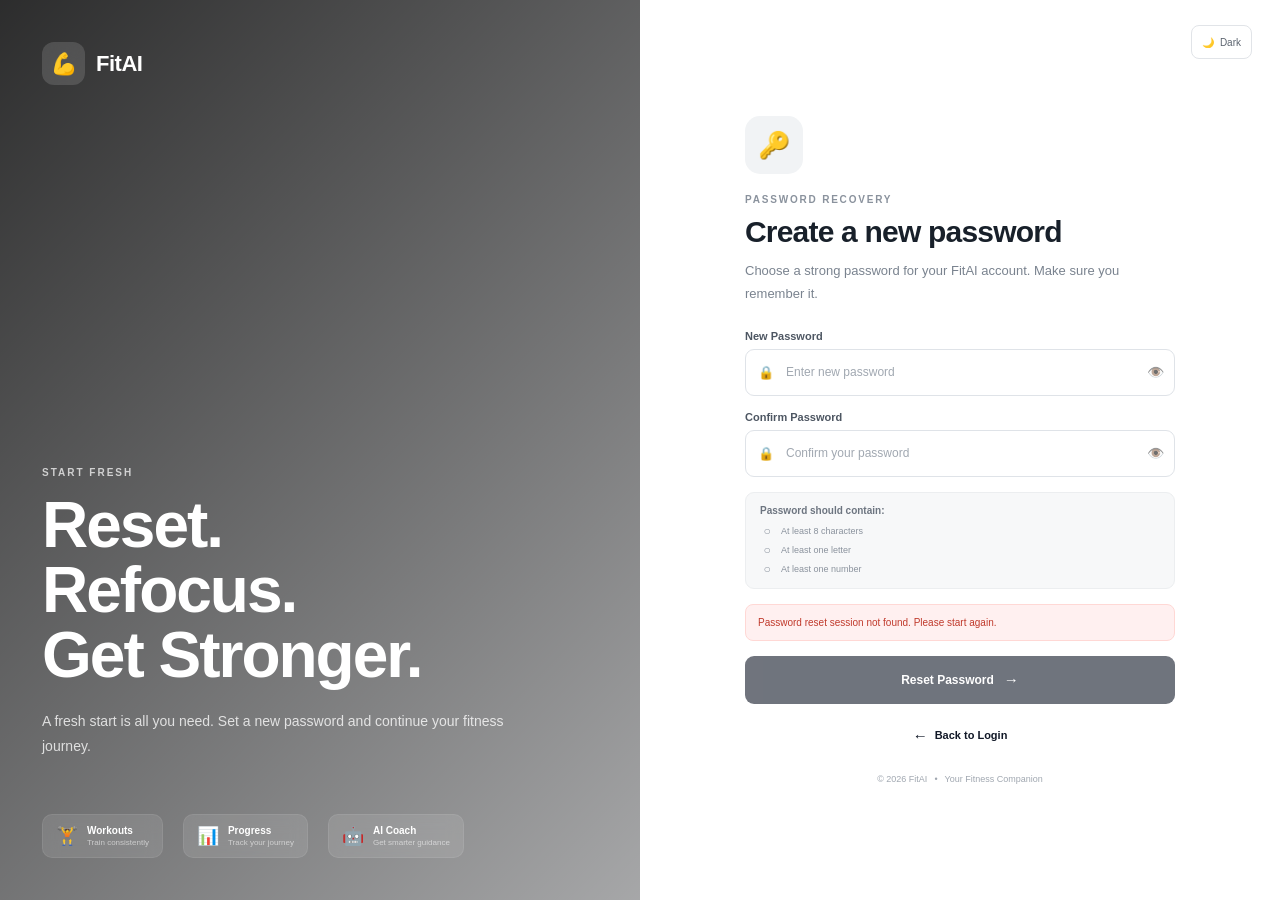
<file: Frontend/reset-password.html>
<!DOCTYPE html>
<html lang="en">
<head>
    <meta charset="UTF-8">
    <meta name="viewport" content="width=device-width, initial-scale=1.0">

    <title>FitAI - Reset Password</title>

    <link rel="stylesheet" href="reset-password.css">
</head>

<body>

    <div class="reset-page">

        <!-- ================= LEFT IMAGE ================= -->
        <section class="reset-visual">

            <div class="visual-overlay"></div>

            <div class="visual-content">

                <div class="brand">
                    <div class="brand-icon">💪</div>
                    <span>FitAI</span>
                </div>


                <div class="visual-text">

                    <span class="visual-label">
                        START FRESH
                    </span>

                    <h1>
                        Reset.<br>
                        Refocus.<br>
                        Get Stronger.
                    </h1>

                    <p>
                        A fresh start is all you need.
                        Set a new password and continue
                        your fitness journey.
                    </p>

                </div>


                <div class="visual-bottom">

                    <div class="feature">
                        <span>🏋️</span>

                        <div>
                            <strong>Workouts</strong>
                            <small>Train consistently</small>
                        </div>
                    </div>


                    <div class="feature">
                        <span>📊</span>

                        <div>
                            <strong>Progress</strong>
                            <small>Track your journey</small>
                        </div>
                    </div>


                    <div class="feature">
                        <span>🤖</span>

                        <div>
                            <strong>AI Coach</strong>
                            <small>Get smarter guidance</small>
                        </div>
                    </div>

                </div>

            </div>

        </section>


        <!-- ================= RIGHT SECTION ================= -->
        <section class="reset-section">

            <!-- Theme -->
            <button
                class="theme-toggle"
                id="themeToggle"
                type="button"
                aria-label="Toggle theme"
            >
                <span id="themeIcon">🌙</span>
                <span id="themeText">Dark</span>
            </button>


            <div class="reset-container">

                <!-- Mobile Logo -->
                <div class="mobile-logo">

                    <div class="mobile-logo-icon">
                        💪
                    </div>

                    <span>FitAI</span>

                </div>


                <!-- Page Icon -->
                <div class="page-icon">
                    🔑
                </div>


                <!-- Heading -->
                <div class="reset-heading">

                    <span class="heading-label">
                        PASSWORD RECOVERY
                    </span>

                    <h2>
                        Create a new password
                    </h2>

                    <p>
                        Choose a strong password for your FitAI
                        account. Make sure you remember it.
                    </p>

                </div>


                <!-- Form -->
                <form
                    id="resetPasswordForm"
                    class="reset-form"
                >

                    <!-- New Password -->
                    <div class="form-group">

                        <label for="newPassword">
                            New Password
                        </label>

                        <div class="input-wrapper">

                            <span class="input-icon">
                                🔒
                            </span>

                            <input
                                type="password"
                                id="newPassword"
                                name="newPassword"
                                placeholder="Enter new password"
                                autocomplete="new-password"
                                required
                            >

                            <button
                                type="button"
                                class="password-toggle"
                                id="newPasswordToggle"
                                aria-label="Show password"
                            >
                                👁️
                            </button>

                        </div>

                    </div>


                    <!-- Confirm Password -->
                    <div class="form-group">

                        <label for="confirmPassword">
                            Confirm Password
                        </label>

                        <div class="input-wrapper">

                            <span class="input-icon">
                                🔒
                            </span>

                            <input
                                type="password"
                                id="confirmPassword"
                                name="confirmPassword"
                                placeholder="Confirm your password"
                                autocomplete="new-password"
                                required
                            >

                            <button
                                type="button"
                                class="password-toggle"
                                id="confirmPasswordToggle"
                                aria-label="Show password"
                            >
                                👁️
                            </button>

                        </div>

                    </div>


                    <!-- Password Requirements -->
                    <div class="password-requirements">

                        <div class="requirements-title">
                            Password should contain:
                        </div>

                        <div
                            class="requirement"
                            id="lengthRequirement"
                        >
                            <span>○</span>
                            At least 8 characters
                        </div>

                        <div
                            class="requirement"
                            id="letterRequirement"
                        >
                            <span>○</span>
                            At least one letter
                        </div>

                        <div
                            class="requirement"
                            id="numberRequirement"
                        >
                            <span>○</span>
                            At least one number
                        </div>

                    </div>


                    <!-- Error -->
                    <div
                        class="message error-message"
                        id="errorMessage"
                    ></div>


                    <!-- Success -->
                    <div
                        class="message success-message"
                        id="successMessage"
                    ></div>


                    <!-- Reset Button -->
                    <button
                        type="submit"
                        class="reset-button"
                        id="resetButton"
                    >

                        <span>
                            Reset Password
                        </span>

                        <span class="button-arrow">
                            →
                        </span>

                    </button>

                </form>


                <!-- Back -->
                <a
                    href="login.html"
                    class="back-login"
                >
                    <span>←</span>
                    Back to Login
                </a>


                <div class="reset-footer">
                    <span>© 2026 FitAI</span>
                    <span>•</span>
                    <span>Your Fitness Companion</span>
                </div>

            </div>

        </section>

    </div>


    <script src="reset-password.js"></script>

</body>
</html>
</file>
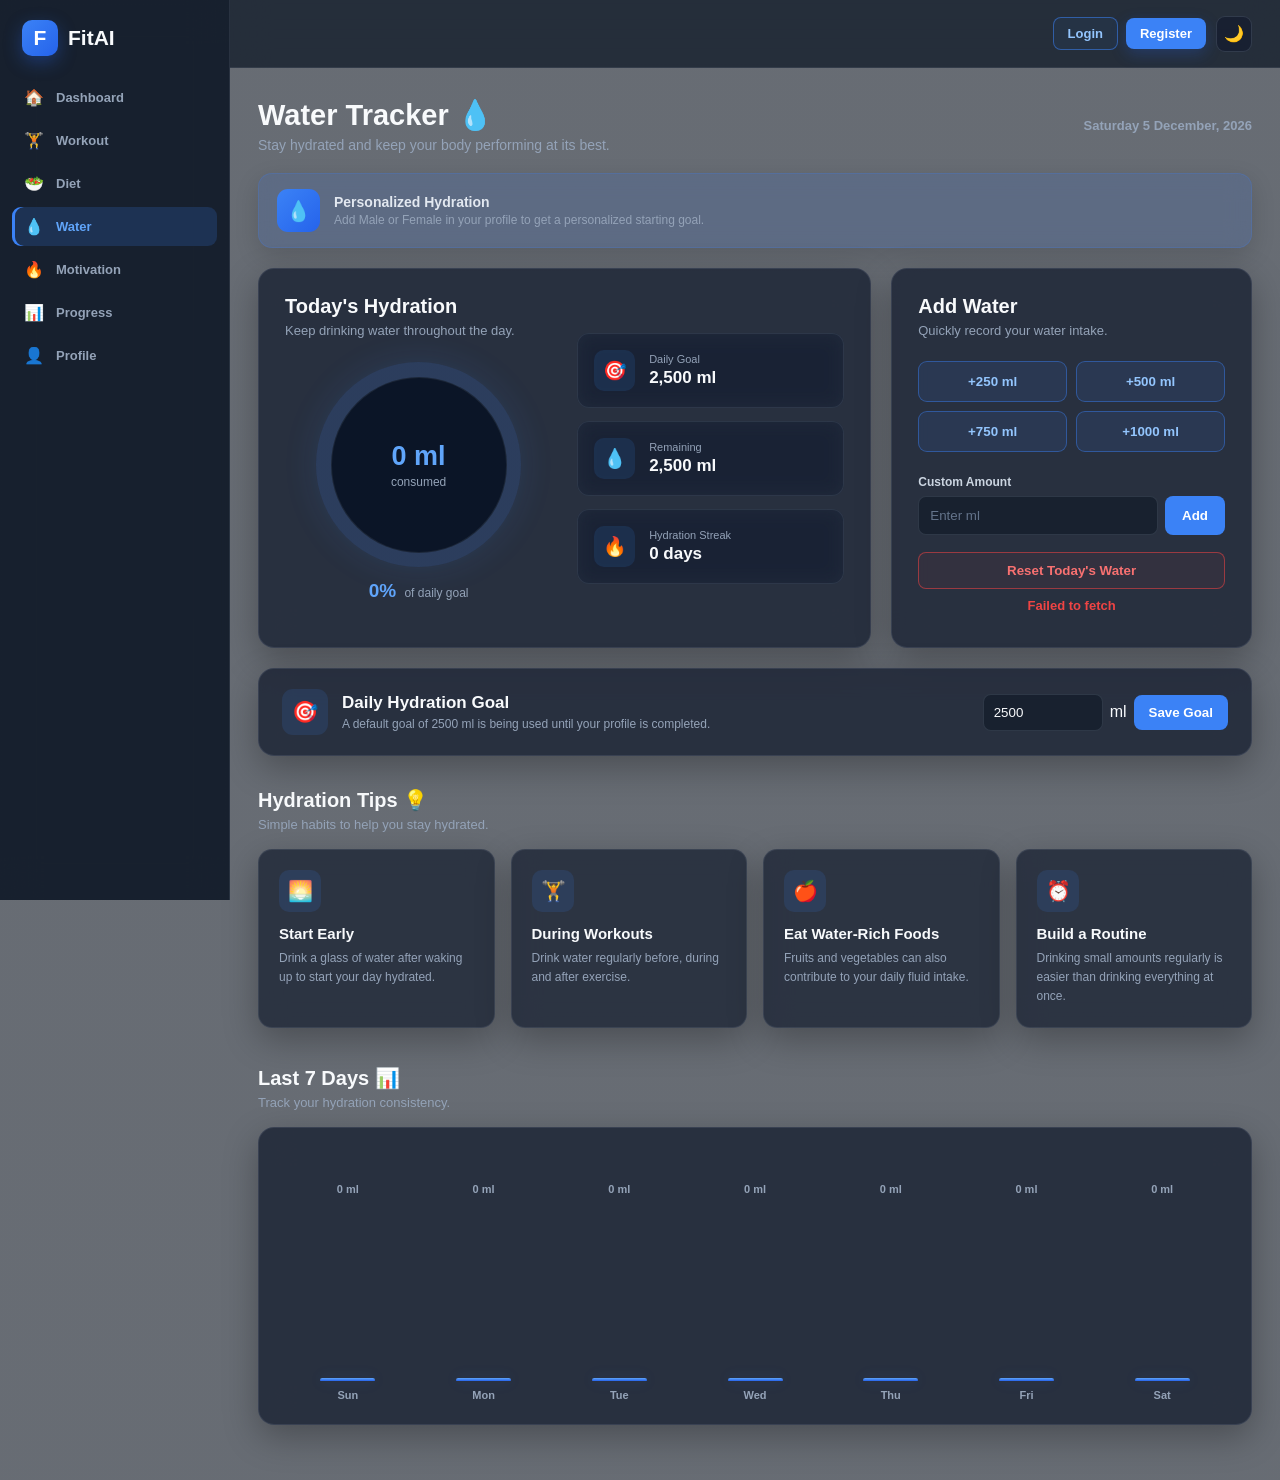
<file: Frontend/water.html>
<!DOCTYPE html>
<html lang="en">

<head>
    <meta charset="UTF-8">
    <meta name="viewport" content="width=device-width, initial-scale=1.0">

    <title>Water Tracker | FitAI</title>

    <link rel="stylesheet" href="water.css">
</head>

<body>

    <!-- ================= SIDEBAR ================= -->

    <aside class="sidebar" id="sidebar">

        <div class="logo">
            <div class="logo-icon">F</div>
            <span>FitAI</span>
        </div>

        <nav class="sidebar-nav">

            <a href="index.html">
                <span class="nav-icon">🏠</span>
                <span>Dashboard</span>
            </a>

            <a href="workout.html">
                <span class="nav-icon">🏋️</span>
                <span>Workout</span>
            </a>

            <a href="diet.html">
                <span class="nav-icon">🥗</span>
                <span>Diet</span>
            </a>

            <a href="water.html" class="active">
                <span class="nav-icon">💧</span>
                <span>Water</span>
            </a>

            <a href="motivation.html">
                <span class="nav-icon">🔥</span>
                <span>Motivation</span>
            </a>

            <a href="progress.html">
                <span class="nav-icon">📊</span>
                <span>Progress</span>
            </a>

            <a href="profile.html">
                <span class="nav-icon">👤</span>
                <span>Profile</span>
            </a>

        </nav>

    </aside>


    <!-- ================= MAIN CONTENT ================= -->

    <main class="main-content">

        <!-- HEADER -->

        <header class="top-header">

            <button
                class="mobile-menu-btn"
                id="mobileMenuBtn">
                ☰
            </button>

            <div class="header-spacer"></div>

            <div class="header-actions">

                <!-- LOGIN / REGISTER -->

                <div
                    class="auth-buttons"
                    id="authButtons">

                    <a
                        href="login.html"
                        class="login-btn">
                        Login
                    </a>

                    <a
                        href="register.html"
                        class="register-btn">
                        Register
                    </a>

                </div>


                <!-- PROFILE -->

                <div
                    class="profile-area"
                    id="profileArea">

                    <button
                        class="profile-btn"
                        id="profileBtn">

                        <div
                            class="profile-avatar"
                            id="profileAvatar">
                            A
                        </div>

                        <span id="profileName">
                            User
                        </span>

                        <span class="profile-arrow">
                            ▾
                        </span>

                    </button>


                    <div
                        class="profile-dropdown"
                        id="profileDropdown">

                        <a href="profile.html">
                            👤 Profile
                        </a>

                        <button id="logoutBtn">
                            🚪 Logout
                        </button>

                    </div>

                </div>


                <!-- THEME -->

                <button
                    class="theme-toggle"
                    id="themeToggle">

                    🌙

                </button>

            </div>

        </header>


        <!-- ================= PAGE ================= -->

        <section class="page-container">

            <!-- PAGE HEADING -->

            <div class="page-heading">

                <div>

                    <h1>
                        Water Tracker 💧
                    </h1>

                    <p>
                        Stay hydrated and keep your body performing at its best.
                    </p>

                </div>

                <div
                    class="today-date"
                    id="todayDate">
                    Today
                </div>

            </div>


            <!-- ================= PERSONALIZED INFO ================= -->

            <div
                class="personalized-banner"
                id="personalizedBanner">

                <div class="personalized-icon">
                    💧
                </div>

                <div>

                    <strong id="personalizedTitle">
                        Personalized Hydration
                    </strong>

                    <p id="personalizedText">
                        Your hydration goal is based on your profile.
                    </p>

                </div>

            </div>


            <!-- ================= WATER OVERVIEW ================= -->

            <div class="water-overview">

                <!-- HYDRATION CARD -->

                <div class="hydration-card">

                    <div class="hydration-left">

                        <h2>
                            Today's Hydration
                        </h2>

                        <p class="hydration-subtitle">
                            Keep drinking water throughout the day.
                        </p>


                        <!-- CIRCLE -->

                        <div class="water-circle-container">

                            <div
                                class="water-circle"
                                id="waterCircle">

                                <div class="water-circle-inner">

                                    <div
                                        class="water-amount"
                                        id="waterAmount">
                                        0 ml
                                    </div>

                                    <div class="water-label">
                                        consumed
                                    </div>

                                </div>

                            </div>

                        </div>


                        <div class="hydration-percentage">

                            <span id="waterPercentage">
                                0%
                            </span>

                            <span>
                                of daily goal
                            </span>

                        </div>

                    </div>


                    <!-- DETAILS -->

                    <div class="hydration-details">

                        <div class="water-detail-box">

                            <span class="detail-icon">
                                🎯
                            </span>

                            <div>

                                <span class="detail-label">
                                    Daily Goal
                                </span>

                                <strong id="goalDisplay">
                                    2500 ml
                                </strong>

                            </div>

                        </div>


                        <div class="water-detail-box">

                            <span class="detail-icon">
                                💧
                            </span>

                            <div>

                                <span class="detail-label">
                                    Remaining
                                </span>

                                <strong id="remainingWater">
                                    2500 ml
                                </strong>

                            </div>

                        </div>


                        <div class="water-detail-box">

                            <span class="detail-icon">
                                🔥
                            </span>

                            <div>

                                <span class="detail-label">
                                    Hydration Streak
                                </span>

                                <strong id="hydrationStreak">
                                    0 days
                                </strong>

                            </div>

                        </div>

                    </div>

                </div>


                <!-- QUICK ADD -->

                <div class="quick-add-card">

                    <h2>
                        Add Water
                    </h2>

                    <p>
                        Quickly record your water intake.
                    </p>


                    <div class="quick-buttons">

                        <button
                            class="water-add-btn"
                            data-amount="250">
                            +250 ml
                        </button>

                        <button
                            class="water-add-btn"
                            data-amount="500">
                            +500 ml
                        </button>

                        <button
                            class="water-add-btn"
                            data-amount="750">
                            +750 ml
                        </button>

                        <button
                            class="water-add-btn"
                            data-amount="1000">
                            +1000 ml
                        </button>

                    </div>


                    <!-- CUSTOM -->

                    <div class="custom-water">

                        <label for="customWater">
                            Custom Amount
                        </label>

                        <div class="custom-water-row">

                            <input
                                type="number"
                                id="customWater"
                                placeholder="Enter ml"
                                min="1"
                                max="10000">

                            <button id="addCustomWater">
                                Add
                            </button>

                        </div>

                    </div>


                    <!-- RESET -->

                    <button
                        class="reset-water-btn"
                        id="resetWater">

                        Reset Today's Water

                    </button>


                    <p
                        class="water-message"
                        id="waterMessage">
                    </p>

                </div>

            </div>


            <!-- ================= DAILY GOAL ================= -->

            <div class="goal-card">

                <div class="goal-info">

                    <div class="goal-icon">
                        🎯
                    </div>

                    <div>

                        <h2>
                            Daily Hydration Goal
                        </h2>

                        <p id="goalDescription">
                            Your goal is personalized according to your profile.
                        </p>

                    </div>

                </div>


                <div class="goal-control">

                    <input
                        type="number"
                        id="dailyGoal"
                        min="500"
                        max="10000"
                        step="100"
                        value="2500">

                    <span>
                        ml
                    </span>

                    <button id="saveGoal">
                        Save Goal
                    </button>

                </div>

            </div>


            <!-- ================= TIPS ================= -->

            <div class="section-title">

                <h2>
                    Hydration Tips 💡
                </h2>

                <p>
                    Simple habits to help you stay hydrated.
                </p>

            </div>


            <div class="tips-grid">

                <div class="tip-card">

                    <div class="tip-icon">
                        🌅
                    </div>

                    <h3>
                        Start Early
                    </h3>

                    <p>
                        Drink a glass of water after waking up to start your day hydrated.
                    </p>

                </div>


                <div class="tip-card">

                    <div class="tip-icon">
                        🏋️
                    </div>

                    <h3>
                        During Workouts
                    </h3>

                    <p>
                        Drink water regularly before, during and after exercise.
                    </p>

                </div>


                <div class="tip-card">

                    <div class="tip-icon">
                        🍎
                    </div>

                    <h3>
                        Eat Water-Rich Foods
                    </h3>

                    <p>
                        Fruits and vegetables can also contribute to your daily fluid intake.
                    </p>

                </div>


                <div class="tip-card">

                    <div class="tip-icon">
                        ⏰
                    </div>

                    <h3>
                        Build a Routine
                    </h3>

                    <p>
                        Drinking small amounts regularly is easier than drinking everything at once.
                    </p>

                </div>

            </div>


            <!-- ================= HISTORY ================= -->

            <div class="history-section">

                <div class="section-title">

                    <h2>
                        Last 7 Days 📊
                    </h2>

                    <p>
                        Track your hydration consistency.
                    </p>

                </div>


                <div class="history-card">

                    <div
                        class="history-chart"
                        id="historyChart">
                    </div>

                </div>

            </div>

        </section>

    </main>


    <!-- MOBILE OVERLAY -->

    <div
        class="sidebar-overlay"
        id="sidebarOverlay">
    </div>


    <script src="water.js"></script>

</body>

</html>
</file>
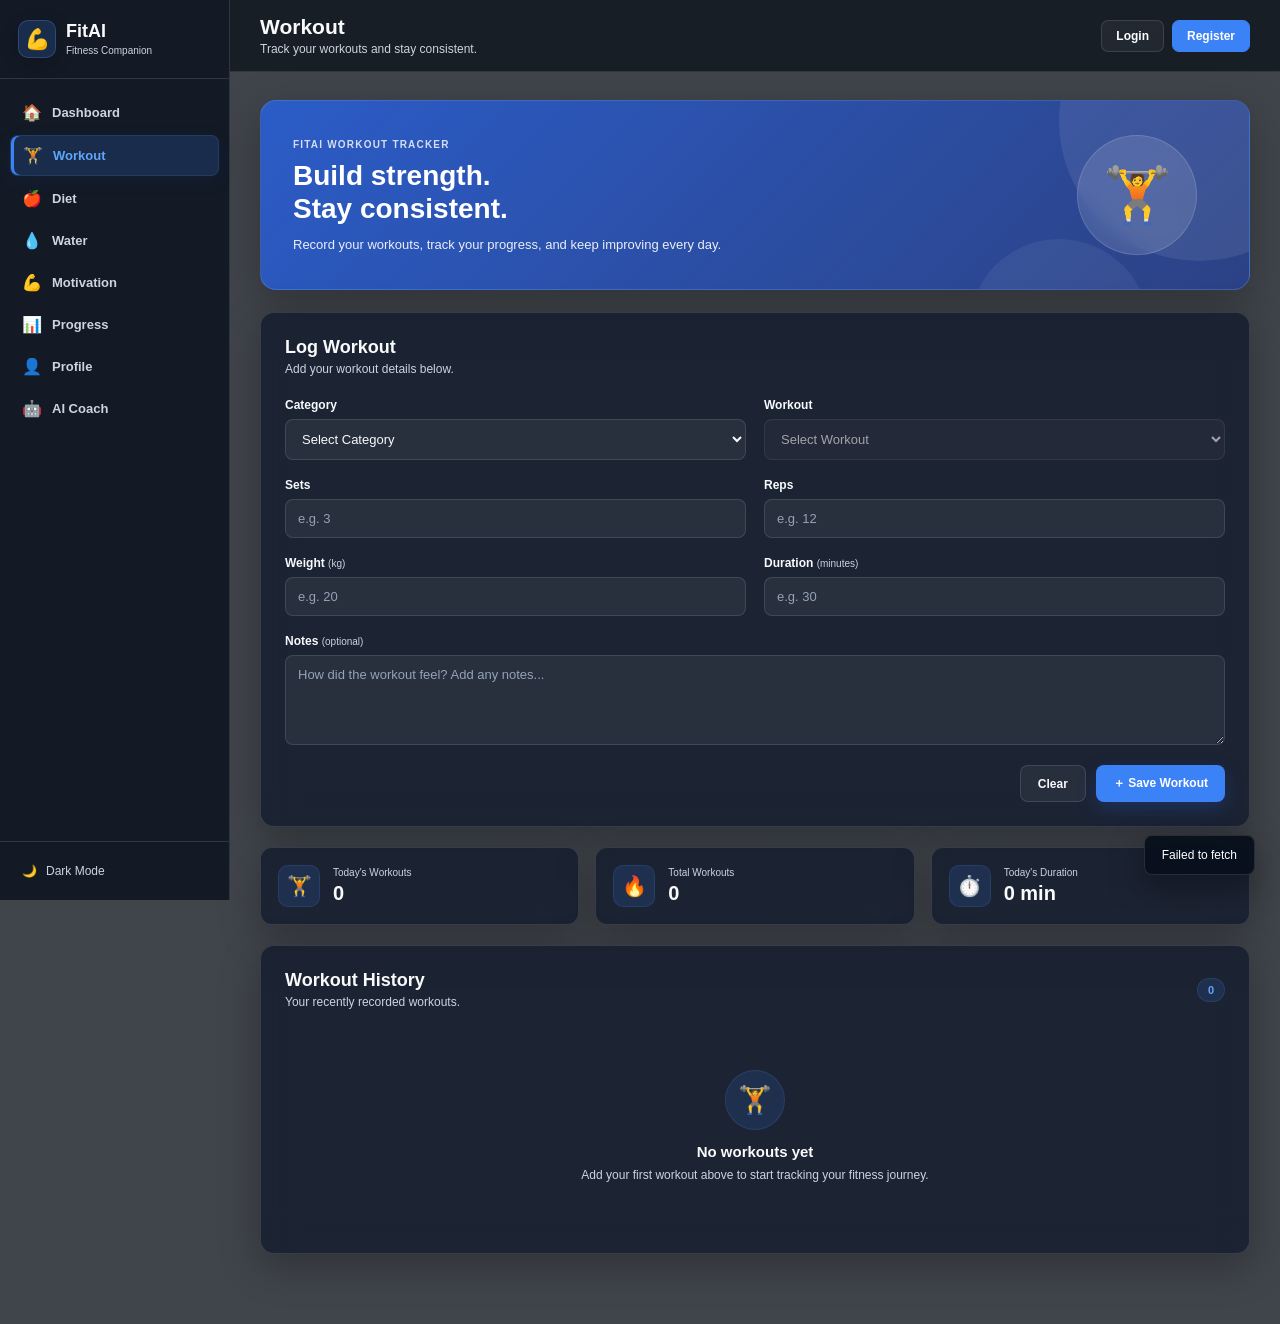
<file: Frontend/workout.html>
<!DOCTYPE html>
<html lang="en">
<head>
    <meta charset="UTF-8">
    <meta name="viewport" content="width=device-width, initial-scale=1.0">
    <title>Workout | FitAI</title>
    <link rel="stylesheet" href="workout.css">
</head>

<body>

    <!-- Mobile Overlay -->
    <div class="sidebar-overlay" id="sidebarOverlay"></div>

    <!-- Sidebar -->
    <aside class="sidebar" id="sidebar">

        <div class="sidebar-logo">
            <div class="logo-icon">💪</div>

            <div>
                <h2>FitAI</h2>
                <span>Fitness Companion</span>
            </div>
        </div>

        <nav class="sidebar-nav">

            <a href="index.html">
                <span>🏠</span>
                <span>Dashboard</span>
            </a>

            <a href="workout.html" class="active">
                <span>🏋️</span>
                <span>Workout</span>
            </a>

            <a href="diet.html">
                <span>🍎</span>
                <span>Diet</span>
            </a>

            <a href="water.html">
                <span>💧</span>
                <span>Water</span>
            </a>

            <a href="motivation.html">
                <span>💪</span>
                <span>Motivation</span>
            </a>

            <a href="progress.html">
                <span>📊</span>
                <span>Progress</span>
            </a>

            <a href="profile.html">
                <span>👤</span>
                <span>Profile</span>
            </a>

            <a href="chatbot.html">
                <span>🤖</span>
                <span>AI Coach</span>
            </a>

        </nav>

        <div class="sidebar-bottom">
            <button id="themeToggle" class="theme-btn">
                <span id="themeIcon">🌙</span>
                <span id="themeText">Dark Mode</span>
            </button>
        </div>

    </aside>


    <!-- Main Content -->
    <main class="main-content">

        <!-- Top Bar -->
        <header class="topbar">

            <button id="mobileMenuBtn" class="mobile-menu-btn">
                ☰
            </button>

            <div class="topbar-title">
                <h1>Workout</h1>
                <p>Track your workouts and stay consistent.</p>
            </div>

            <div class="user-section" id="userSection"></div>

        </header>


        <!-- Page Content -->
        <section class="page-content">

            <!-- Hero -->
            <div class="workout-hero">

                <div class="hero-content">

                    <span class="hero-label">
                        FITAI WORKOUT TRACKER
                    </span>

                    <h2>
                        Build strength.<br>
                        Stay consistent.
                    </h2>

                    <p>
                        Record your workouts, track your progress,
                        and keep improving every day.
                    </p>

                </div>

                <div class="hero-icon">
                    🏋️
                </div>

            </div>


            <!-- Workout Form -->
            <div class="section-card">

                <div class="section-heading">

                    <div>
                        <h2>Log Workout</h2>
                        <p>Add your workout details below.</p>
                    </div>

                </div>


                <form id="workoutForm">

                    <div class="form-grid">

                        <!-- Category -->
                        <div class="form-group">

                            <label for="category">
                                Category
                            </label>

                            <select id="category" required>
                                <option value="">
                                    Select Category
                                </option>

                                <option value="Chest">
                                    Chest
                                </option>

                                <option value="Back">
                                    Back
                                </option>

                                <option value="Shoulders">
                                    Shoulders
                                </option>

                                <option value="Arms">
                                    Arms
                                </option>

                                <option value="Legs">
                                    Legs
                                </option>

                                <option value="Core">
                                    Core
                                </option>

                                <option value="Cardio">
                                    Cardio
                                </option>

                                <option value="Full Body">
                                    Full Body
                                </option>
                            </select>

                        </div>


                        <!-- Workout -->
                        <div class="form-group">

                            <label for="workout">
                                Workout
                            </label>

                            <select id="workout" required disabled>
                                <option value="">
                                    Select Workout
                                </option>
                            </select>

                        </div>


                        <!-- Sets -->
                        <div class="form-group">

                            <label for="sets">
                                Sets
                            </label>

                            <input
                                type="number"
                                id="sets"
                                min="1"
                                max="100"
                                placeholder="e.g. 3"
                                required
                            >

                        </div>


                        <!-- Reps -->
                        <div class="form-group">

                            <label for="reps">
                                Reps
                            </label>

                            <input
                                type="number"
                                id="reps"
                                min="1"
                                max="500"
                                placeholder="e.g. 12"
                                required
                            >

                        </div>


                        <!-- Weight -->
                        <div class="form-group">

                            <label for="weight">
                                Weight
                                <span class="optional">(kg)</span>
                            </label>

                            <input
                                type="number"
                                id="weight"
                                min="0"
                                step="0.5"
                                placeholder="e.g. 20"
                            >

                        </div>


                        <!-- Duration -->
                        <div class="form-group">

                            <label for="duration">
                                Duration
                                <span class="optional">(minutes)</span>
                            </label>

                            <input
                                type="number"
                                id="duration"
                                min="0"
                                max="1440"
                                placeholder="e.g. 30"
                            >

                        </div>

                    </div>


                    <!-- Notes -->
                    <div class="form-group notes-group">

                        <label for="notes">
                            Notes
                            <span class="optional">
                                (optional)
                            </span>
                        </label>

                        <textarea
                            id="notes"
                            rows="4"
                            placeholder="How did the workout feel? Add any notes..."
                        ></textarea>

                    </div>


                    <!-- Buttons -->
                    <div class="form-actions">

                        <button
                            type="reset"
                            class="secondary-btn"
                            id="clearFormBtn"
                        >
                            Clear
                        </button>

                        <button
                            type="submit"
                            class="primary-btn"
                        >
                            <span>＋</span>
                            Save Workout
                        </button>

                    </div>

                </form>

            </div>


            <!-- Today's Summary -->
            <div class="stats-grid">

                <div class="stat-card">

                    <div class="stat-icon">
                        🏋️
                    </div>

                    <div>
                        <span class="stat-label">
                            Today's Workouts
                        </span>

                        <strong id="todayWorkouts">
                            0
                        </strong>
                    </div>

                </div>


                <div class="stat-card">

                    <div class="stat-icon">
                        🔥
                    </div>

                    <div>
                        <span class="stat-label">
                            Total Workouts
                        </span>

                        <strong id="totalWorkouts">
                            0
                        </strong>
                    </div>

                </div>


                <div class="stat-card">

                    <div class="stat-icon">
                        ⏱️
                    </div>

                    <div>
                        <span class="stat-label">
                            Today's Duration
                        </span>

                        <strong id="todayDuration">
                            0 min
                        </strong>
                    </div>

                </div>

            </div>


            <!-- Workout History -->
            <div class="section-card history-card">

                <div class="section-heading history-heading">

                    <div>
                        <h2>Workout History</h2>
                        <p>Your recently recorded workouts.</p>
                    </div>

                    <span
                        id="workoutCount"
                        class="count-badge"
                    >
                        0
                    </span>

                </div>


                <div
                    id="workoutList"
                    class="workout-list"
                >

                    <div class="empty-state">

                        <div class="empty-icon">
                            🏋️
                        </div>

                        <h3>
                            No workouts yet
                        </h3>

                        <p>
                            Add your first workout above to start
                            tracking your fitness journey.
                        </p>

                    </div>

                </div>

            </div>

        </section>

    </main>


    <!-- Toast -->
    <div id="toast" class="toast"></div>


    <script src="workout.js"></script>

</body>
</html>
</file>
<file: Frontend/index.css>
/* =========================
   FITAI DASHBOARD
   GYM BACKGROUND + GLASS UI
========================= */

* {
    margin: 0;
    padding: 0;
    box-sizing: border-box;
}

html {
    scroll-behavior: smooth;
}

body {
    font-family:
        Inter,
        Arial,
        Helvetica,
        sans-serif;

    color: #172033;
    min-height: 100vh;

    /* Gym background */
    background:
        linear-gradient(
            rgba(245, 247, 251, 0.84),
            rgba(245, 247, 251, 0.88)
        ),
        url("https://images.unsplash.com/photo-1534438327276-14e5300c3a48?auto=format&fit=crop&w=1800&q=90")
        center center / cover fixed no-repeat;

    transition:
        background 0.25s ease,
        color 0.25s ease;
}

a {
    text-decoration: none;
    color: inherit;
}

button,
input,
select {
    font: inherit;
}


/* =========================
   SIDEBAR
========================= */

.sidebar {
    position: fixed;
    top: 0;
    left: 0;
    width: 230px;
    height: 100vh;

    background: rgba(255, 255, 255, 0.92);
    backdrop-filter: blur(18px);
    -webkit-backdrop-filter: blur(18px);

    border-right: 1px solid rgba(226, 232, 240, 0.8);

    display: flex;
    flex-direction: column;

    z-index: 2000;

    transition:
        transform 0.25s ease,
        background 0.25s ease;
}


/* =========================
   LOGO
========================= */

.sidebar-header {
    padding: 22px 18px 18px;
    border-bottom: 1px solid rgba(226, 232, 240, 0.75);
}

.logo {
    display: flex;
    align-items: center;
    gap: 10px;

    font-size: 21px;
    font-weight: 800;

    color: #2563eb;
}

.logo-icon {
    width: 36px;
    height: 36px;

    border-radius: 10px;

    display: flex;
    align-items: center;
    justify-content: center;

    background: rgba(239, 246, 255, 0.9);

    font-size: 20px;
}


/* =========================
   NAVIGATION
========================= */

.sidebar-nav {
    position: relative;
    z-index: 2001;

    padding: 14px 10px;

    display: flex;
    flex-direction: column;
    gap: 3px;
}

.nav-item {
    position: relative;
    z-index: 2002;

    pointer-events: auto;

    display: flex;
    align-items: center;
    gap: 11px;

    min-height: 42px;
    padding: 8px 11px;

    border-radius: 9px;

    color: #64748b;

    font-size: 13px;
    font-weight: 600;

    cursor: pointer;

    transition:
        background 0.2s ease,
        color 0.2s ease,
        transform 0.2s ease;
}

.nav-item:hover {
    background: rgba(239, 246, 255, 0.85);
    color: #2563eb;
}

.nav-item.active {
    background: rgba(239, 246, 255, 0.92);
    color: #2563eb;
}

.nav-icon {
    width: 23px;

    display: flex;
    justify-content: center;

    font-size: 16px;

    flex-shrink: 0;
}


/* =========================
   SIDEBAR BOTTOM
========================= */

.sidebar-bottom {
    margin-top: auto;
    padding: 12px 10px 18px;
}


/* =========================
   THEME BUTTON
========================= */

.theme-button {
    width: 100%;

    border: none;

    background: rgba(248, 250, 252, 0.88);
    color: #64748b;

    border-radius: 9px;

    min-height: 40px;
    padding: 8px 11px;

    display: flex;
    align-items: center;
    gap: 10px;

    cursor: pointer;

    font-size: 12px;
    font-weight: 600;

    transition:
        background 0.2s ease,
        color 0.2s ease;
}

.theme-button:hover {
    background: rgba(238, 242, 247, 0.95);
    color: #2563eb;
}


/* =========================
   MAIN CONTENT
========================= */

.main-content {
    margin-left: 230px;
    min-height: 100vh;
}


/* =========================
   TOPBAR
========================= */

.topbar {
    height: 70px;

    padding: 0 28px;

    display: flex;
    align-items: center;

    background: rgba(255, 255, 255, 0.76);

    backdrop-filter: blur(16px);
    -webkit-backdrop-filter: blur(16px);

    border-bottom: 1px solid rgba(226, 232, 240, 0.65);

    position: sticky;
    top: 0;

    z-index: 1000;
}

.topbar-spacer {
    flex: 1;
}


/* =========================
   AUTH
========================= */

.auth-area {
    display: flex;
    align-items: center;
    gap: 8px;
}

.login-button,
.register-button {
    padding: 9px 15px;

    border-radius: 8px;

    font-size: 13px;
    font-weight: 600;

    transition:
        background 0.2s ease,
        transform 0.2s ease;
}

.login-button {
    color: #2563eb;
}

.login-button:hover {
    background: rgba(239, 246, 255, 0.85);
}

.register-button {
    background: #2563eb;
    color: #ffffff;
}

.register-button:hover {
    background: #1d4ed8;
    transform: translateY(-1px);
}


/* =========================
   USER PROFILE
========================= */

.user-profile-link {
    display: flex;
    align-items: center;
    gap: 10px;

    padding: 6px 10px;

    border-radius: 10px;

    transition: background 0.2s ease;
}

.user-profile-link:hover {
    background: rgba(241, 245, 249, 0.8);
}

.user-avatar {
    width: 34px;
    height: 34px;

    border-radius: 50%;

    background: #2563eb;
    color: #ffffff;

    display: flex;
    align-items: center;
    justify-content: center;

    font-size: 13px;
    font-weight: 700;
}

.user-name {
    font-size: 13px;
    font-weight: 700;
    color: #334155;
}


/* =========================
   MENU BUTTON
========================= */

.menu-button {
    display: none;

    border: none;
    background: transparent;

    color: #334155;

    font-size: 24px;

    cursor: pointer;
}


/* =========================
   DASHBOARD
========================= */

.dashboard-content {
    padding: 28px;

    max-width: 1500px;

    margin: 0 auto;
}


/* =========================
   WELCOME
========================= */

.welcome-section {
    margin-bottom: 24px;
}

.welcome-small {
    color: #475569;

    font-size: 13px;

    margin-bottom: 5px;

    font-weight: 600;
}

.welcome-section h1 {
    font-size: 28px;

    line-height: 1.25;

    margin-bottom: 7px;

    color: #172033;

    text-shadow:
        0 1px 2px rgba(255, 255, 255, 0.5);
}

.welcome-section p:last-child {
    color: #475569;

    font-size: 14px;
}


/* =========================
   STAT CARDS
========================= */

.stats-grid {
    display: grid;

    grid-template-columns:
        repeat(4, minmax(0, 1fr));

    gap: 14px;

    margin-bottom: 18px;
}

.stat-card {
    background: rgba(255, 255, 255, 0.72);

    backdrop-filter: blur(15px);
    -webkit-backdrop-filter: blur(15px);

    border: 1px solid rgba(255, 255, 255, 0.65);

    border-radius: 13px;

    padding: 16px;

    display: flex;
    align-items: center;

    gap: 13px;

    min-height: 88px;

    box-shadow:
        0 8px 25px rgba(15, 23, 42, 0.07);

    transition:
        transform 0.2s ease,
        box-shadow 0.2s ease;
}

.stat-card:hover {
    transform: translateY(-2px);

    box-shadow:
        0 12px 30px rgba(15, 23, 42, 0.11);
}

.stat-icon {
    width: 43px;
    height: 43px;

    border-radius: 11px;

    display: flex;
    align-items: center;
    justify-content: center;

    font-size: 21px;

    flex-shrink: 0;
}

.workout-icon {
    background: rgba(239, 246, 255, 0.9);
}

.diet-icon {
    background: rgba(240, 253, 244, 0.9);
}

.water-icon {
    background: rgba(236, 254, 255, 0.9);
}

.progress-icon {
    background: rgba(254, 252, 232, 0.9);
}

.stat-info {
    display: flex;
    flex-direction: column;
    gap: 3px;
}

.stat-info span {
    color: #64748b;
    font-size: 11px;
}

.stat-info strong {
    color: #172033;
    font-size: 20px;
}


/* =========================
   DASHBOARD GRID
========================= */

.dashboard-grid {
    display: grid;

    grid-template-columns:
        minmax(0, 1.25fr)
        minmax(320px, 0.75fr);

    gap: 18px;

    margin-bottom: 18px;
}


/* =========================
   GLASS CARD
========================= */

.dashboard-card {
    background: rgba(255, 255, 255, 0.72);

    backdrop-filter: blur(17px);
    -webkit-backdrop-filter: blur(17px);

    border: 1px solid rgba(255, 255, 255, 0.65);

    border-radius: 14px;

    padding: 20px;

    box-shadow:
        0 10px 30px rgba(15, 23, 42, 0.08);
}

.card-header {
    display: flex;
    align-items: flex-start;
    justify-content: space-between;

    margin-bottom: 20px;
}

.card-header h2 {
    font-size: 17px;
    margin-bottom: 4px;
}

.card-header p {
    color: #64748b;
    font-size: 12px;
}

.card-header-icon {
    width: 38px;
    height: 38px;

    border-radius: 10px;

    display: flex;
    align-items: center;
    justify-content: center;

    background: rgba(239, 246, 255, 0.85);

    font-size: 18px;
}


/* =========================
   BMI FORM
========================= */

.bmi-form {
    margin-bottom: 18px;
}

.form-group {
    display: flex;
    flex-direction: column;

    gap: 6px;

    margin-bottom: 12px;
}

.form-row {
    display: grid;

    grid-template-columns: 1fr 1fr;

    gap: 12px;
}

.form-group label {
    font-size: 12px;

    color: #475569;

    font-weight: 600;
}

.form-group input,
.form-group select {
    width: 100%;

    height: 42px;

    border: 1px solid rgba(203, 213, 225, 0.9);

    border-radius: 8px;

    padding: 0 11px;

    outline: none;

    background: rgba(255, 255, 255, 0.78);

    color: #172033;

    font-size: 13px;

    transition:
        border 0.2s ease,
        box-shadow 0.2s ease;
}

.form-group input:focus,
.form-group select:focus {
    border-color: #2563eb;

    box-shadow:
        0 0 0 3px rgba(37, 99, 235, 0.1);
}

.primary-button {
    width: 100%;

    height: 42px;

    border: none;

    border-radius: 8px;

    background: #2563eb;

    color: #ffffff;

    font-size: 13px;
    font-weight: 700;

    cursor: pointer;

    transition:
        background 0.2s ease,
        transform 0.2s ease;
}

.primary-button:hover {
    background: #1d4ed8;

    transform: translateY(-1px);
}


/* =========================
   BMI RESULT
========================= */

.bmi-result {
    border-top: 1px solid rgba(226, 232, 240, 0.75);

    padding-top: 18px;
}

.bmi-result-top {
    display: flex;

    align-items: center;

    justify-content: space-between;
}

.result-label {
    display: block;

    color: #64748b;

    font-size: 11px;

    margin-bottom: 2px;
}

#bmiValue {
    display: block;

    font-size: 30px;

    line-height: 1;

    color: #172033;
}

.bmi-category {
    padding: 7px 10px;

    border-radius: 20px;

    background: rgba(241, 245, 249, 0.9);

    color: #64748b;

    font-size: 11px;

    font-weight: 700;
}


/* =========================
   BMI GAUGE
========================= */

.bmi-gauge {
    width: 100%;

    max-width: 460px;

    margin: 8px auto 0;
}

.gauge-svg {
    width: 100%;

    display: block;

    overflow: visible;
}

.gauge-background {
    fill: none;

    stroke: rgba(226, 232, 240, 0.8);

    stroke-width: 25;

    stroke-linecap: butt;
}

.gauge-segment {
    fill: none;

    stroke-width: 25;

    stroke-linecap: butt;
}

.gauge-segment.underweight {
    stroke: #60a5fa;
}

.gauge-segment.normal {
    stroke: #22c55e;
}

.gauge-segment.overweight {
    stroke: #f59e0b;
}

.gauge-segment.obesity {
    stroke: #ef4444;
}

.bmi-needle {
    transform-origin: 200px 200px;

    transform: rotate(-90deg);

    transition:
        transform 0.7s ease;
}

.bmi-needle line {
    stroke: #172033;

    stroke-width: 4;

    stroke-linecap: round;
}

.bmi-needle circle {
    fill: #172033;
}

.gauge-labels {
    display: flex;

    justify-content: space-between;

    padding: 0 17px;

    margin-top: -4px;

    color: #64748b;

    font-size: 10px;
}

.bmi-note {
    margin-top: 12px;

    color: #64748b;

    font-size: 10px;

    line-height: 1.5;

    text-align: center;
}


/* =========================
   TODAY'S FOCUS
========================= */

.focus-list {
    display: flex;

    flex-direction: column;

    gap: 8px;
}

.focus-item {
    display: flex;

    align-items: center;

    gap: 11px;

    padding: 11px;

    border-radius: 10px;

    background: rgba(248, 250, 252, 0.72);

    border: 1px solid rgba(255, 255, 255, 0.55);

    transition:
        background 0.2s ease,
        transform 0.2s ease;
}

.focus-item:hover {
    background: rgba(239, 246, 255, 0.88);

    transform: translateX(2px);
}

.focus-item-icon {
    width: 36px;
    height: 36px;

    border-radius: 9px;

    background: rgba(255, 255, 255, 0.88);

    display: flex;
    align-items: center;
    justify-content: center;

    font-size: 17px;

    flex-shrink: 0;
}

.focus-item div:nth-child(2) {
    flex: 1;

    min-width: 0;
}

.focus-item strong {
    display: block;

    font-size: 12px;

    color: #334155;

    margin-bottom: 2px;
}

.focus-item span:not(.focus-arrow) {
    display: block;

    color: #64748b;

    font-size: 10px;
}

.focus-arrow {
    color: #64748b;

    font-size: 17px;
}


/* =========================
   BOTTOM CARDS
========================= */

.bottom-grid {
    display: grid;

    grid-template-columns:
        repeat(3, minmax(0, 1fr));

    gap: 14px;
}

.quick-card {
    background: rgba(255, 255, 255, 0.72);

    backdrop-filter: blur(16px);
    -webkit-backdrop-filter: blur(16px);

    border: 1px solid rgba(255, 255, 255, 0.65);

    border-radius: 14px;

    padding: 17px;

    display: flex;

    gap: 13px;

    align-items: flex-start;

    box-shadow:
        0 8px 25px rgba(15, 23, 42, 0.07);

    transition:
        transform 0.2s ease,
        box-shadow 0.2s ease;
}

.quick-card:hover {
    transform: translateY(-2px);

    box-shadow:
        0 12px 30px rgba(15, 23, 42, 0.11);
}

.quick-icon {
    width: 42px;
    height: 42px;

    border-radius: 10px;

    background: rgba(239, 246, 255, 0.88);

    display: flex;
    align-items: center;
    justify-content: center;

    font-size: 20px;

    flex-shrink: 0;
}

.quick-card h3 {
    font-size: 14px;

    margin-bottom: 5px;
}

.quick-card p {
    color: #64748b;

    font-size: 11px;

    line-height: 1.5;

    margin-bottom: 9px;
}

.quick-card a {
    color: #2563eb;

    font-size: 11px;

    font-weight: 700;
}

.quick-card a:hover {
    text-decoration: underline;
}


/* =========================
   AI ASSISTANT
   FIXED BOTTOM RIGHT
========================= */

.ai-assistant {
    position: fixed;

    right: 24px;
    bottom: 24px;

    width: 220px;

    min-height: 64px;

    padding: 11px 13px;

    display: flex;

    align-items: center;

    gap: 11px;

    background: rgba(37, 99, 235, 0.94);

    color: #ffffff;

    border-radius: 16px;

    box-shadow:
        0 8px 25px rgba(15, 23, 42, 0.22);

    z-index: 3000;

    transition:
        transform 0.2s ease,
        box-shadow 0.2s ease;
}

.ai-assistant:hover {
    transform: translateY(-3px);

    box-shadow:
        0 13px 32px rgba(15, 23, 42, 0.27);
}

.ai-assistant-icon {
    width: 42px;
    height: 42px;

    border-radius: 12px;

    background: rgba(255, 255, 255, 0.18);

    display: flex;
    align-items: center;
    justify-content: center;

    font-size: 22px;

    flex-shrink: 0;
}

.ai-assistant-text {
    display: flex;

    flex-direction: column;

    gap: 3px;

    flex: 1;

    min-width: 0;
}

.ai-assistant-text strong {
    font-size: 13px;

    font-weight: 700;
}

.ai-assistant-text span {
    font-size: 10px;

    opacity: 0.85;
}

.ai-arrow {
    font-size: 20px;

    font-weight: 600;
}


/* =========================
   MOBILE OVERLAY
========================= */

.sidebar-overlay {
    display: none;

    position: fixed;

    inset: 0;

    background: rgba(15, 23, 42, 0.45);

    z-index: 1500;
}


/* =====================================================
   DARK MODE
===================================================== */

body.dark-mode {
    color: #e2e8f0;

    background:
        linear-gradient(
            rgba(5, 10, 18, 0.76),
            rgba(5, 10, 18, 0.82)
        ),
        url("https://images.unsplash.com/photo-1534438327276-14e5300c3a48?auto=format&fit=crop&w=1800&q=90")
        center center / cover fixed no-repeat;
}


/* Sidebar */

body.dark-mode .sidebar {
    background: rgba(15, 23, 42, 0.88);

    border-color: rgba(51, 65, 85, 0.75);
}

body.dark-mode .sidebar-header {
    border-color: rgba(51, 65, 85, 0.75);
}

body.dark-mode .logo {
    color: #60a5fa;
}

body.dark-mode .logo-icon {
    background: rgba(23, 37, 84, 0.9);
}


/* Navigation */

body.dark-mode .nav-item {
    color: #94a3b8;
}

body.dark-mode .nav-item:hover {
    background: rgba(23, 32, 51, 0.85);

    color: #60a5fa;
}

body.dark-mode .nav-item.active {
    background: rgba(23, 37, 84, 0.9);

    color: #60a5fa;
}


/* Theme */

body.dark-mode .theme-button {
    background: rgba(23, 32, 51, 0.85);

    color: #94a3b8;
}

body.dark-mode .theme-button:hover {
    background: rgba(30, 41, 59, 0.95);

    color: #60a5fa;
}


/* Topbar */

body.dark-mode .topbar {
    background: rgba(15, 23, 42, 0.78);

    border-color: rgba(51, 65, 85, 0.65);
}


/* Welcome */

body.dark-mode .welcome-section h1 {
    color: #f8fafc;

    text-shadow:
        0 2px 5px rgba(0, 0, 0, 0.4);
}

body.dark-mode .welcome-section p:last-child,
body.dark-mode .welcome-small {
    color: #cbd5e1;
}


/* Glass cards */

body.dark-mode .stat-card,
body.dark-mode .dashboard-card,
body.dark-mode .quick-card {
    background: rgba(15, 23, 42, 0.70);

    border-color: rgba(71, 85, 105, 0.55);

    box-shadow:
        0 10px 30px rgba(0, 0, 0, 0.18);
}


/* Text */

body.dark-mode .stat-info strong,
body.dark-mode .card-header h2,
body.dark-mode #bmiValue,
body.dark-mode .quick-card h3,
body.dark-mode .focus-item strong {
    color: #f1f5f9;
}

body.dark-mode .stat-info span,
body.dark-mode .card-header p,
body.dark-mode .quick-card p,
body.dark-mode .form-group label {
    color: #cbd5e1;
}


/* Inputs */

body.dark-mode .form-group input,
body.dark-mode .form-group select {
    background: rgba(15, 23, 42, 0.78);

    border-color: #334155;

    color: #e2e8f0;
}

body.dark-mode .form-group input::placeholder {
    color: #64748b;
}


/* Focus */

body.dark-mode .focus-item {
    background: rgba(15, 23, 42, 0.58);

    border-color: rgba(71, 85, 105, 0.45);
}

body.dark-mode .focus-item:hover {
    background: rgba(23, 37, 84, 0.82);
}

body.dark-mode .focus-item-icon {
    background: rgba(30, 41, 59, 0.85);
}

body.dark-mode .focus-item span:not(.focus-arrow),
body.dark-mode .focus-arrow {
    color: #94a3b8;
}


/* Icons */

body.dark-mode .card-header-icon,
body.dark-mode .quick-icon {
    background: rgba(23, 37, 84, 0.85);
}


/* BMI */

body.dark-mode .bmi-result {
    border-color: rgba(51, 65, 85, 0.75);
}

body.dark-mode .gauge-background {
    stroke: #334155;
}

body.dark-mode .bmi-needle line,
body.dark-mode .bmi-needle circle {
    stroke: #f8fafc;

    fill: #f8fafc;
}

body.dark-mode .gauge-labels,
body.dark-mode .bmi-note {
    color: #94a3b8;
}

body.dark-mode .bmi-category {
    background: rgba(30, 41, 59, 0.9);

    color: #cbd5e1;
}


/* Profile */

body.dark-mode .user-profile-link:hover {
    background: rgba(30, 41, 59, 0.8);
}

body.dark-mode .user-name {
    color: #e2e8f0;
}

body.dark-mode .menu-button {
    color: #e2e8f0;
}

body.dark-mode .login-button {
    color: #60a5fa;
}


/* =========================
   RESPONSIVE
========================= */

@media (max-width: 1100px) {

    .stats-grid {
        grid-template-columns:
            repeat(2, minmax(0, 1fr));
    }

    .dashboard-grid {
        grid-template-columns: 1fr;
    }

    .bottom-grid {
        grid-template-columns:
            repeat(2, minmax(0, 1fr));
    }
}


@media (max-width: 800px) {

    body {
        background-attachment: scroll;
    }

    body.dark-mode {
        background-attachment: scroll;
    }

    .sidebar {
        transform: translateX(-100%);
    }

    .sidebar.open {
        transform: translateX(0);
    }

    .sidebar-overlay.active {
        display: block;
    }

    .main-content {
        margin-left: 0;
    }

    .topbar {
        height: 62px;

        padding: 0 17px;
    }

    .menu-button {
        display: block;
    }

    .dashboard-content {
        padding: 20px 16px 100px;
    }

    .welcome-section h1 {
        font-size: 24px;
    }

    .stats-grid {
        grid-template-columns: 1fr 1fr;

        gap: 10px;
    }

    .stat-card {
        padding: 13px;
    }

    .stat-info strong {
        font-size: 18px;
    }

    .bottom-grid {
        grid-template-columns: 1fr;
    }


    /* AI Assistant becomes floating circle */

    .ai-assistant {
        right: 16px;

        bottom: 16px;

        width: 58px;
        height: 58px;

        min-height: 58px;

        padding: 8px;

        border-radius: 50%;

        justify-content: center;

        gap: 0;
    }

    .ai-assistant-icon {
        width: 42px;
        height: 42px;

        background: transparent;

        font-size: 22px;
    }

    .ai-assistant-text,
    .ai-arrow {
        display: none;
    }
}


@media (max-width: 500px) {

    .stats-grid {
        grid-template-columns: 1fr;
    }

    .form-row {
        grid-template-columns: 1fr;
    }

    .dashboard-card {
        padding: 16px;
    }

    .bmi-result-top {
        align-items: flex-start;

        gap: 10px;
    }

    .bmi-category {
        text-align: center;
    }

    .auth-area {
        gap: 2px;
    }

    .login-button,
    .register-button {
        padding: 8px 10px;

        font-size: 12px;
    }
}
</file>
<file: Frontend/chatbot.css>
/* =========================================================
   FITAI - AI COACH
   Dark Gym + Glassmorphism Theme
========================================================= */


/* =========================================================
   RESET
========================================================= */

* {
    margin: 0;
    padding: 0;
    box-sizing: border-box;
}

html {
    scroll-behavior: smooth;
}

body {
    min-height: 100vh;

    font-family:
        Inter,
        "Segoe UI",
        Arial,
        sans-serif;

    color: #f8fafc;

    background:
        linear-gradient(
            rgba(4, 10, 18, 0.76),
            rgba(4, 10, 18, 0.76)
        ),
        url("https://images.unsplash.com/photo-1534438327276-14e5300c3a48?auto=format&fit=crop&w=1800&q=90")
        center center / cover fixed no-repeat;

    overflow-x: hidden;
}

a {
    text-decoration: none;
    color: inherit;
}

button,
textarea {
    font-family: inherit;
}


/* =========================================================
   VARIABLES
========================================================= */

:root {

    --sidebar-width: 230px;

    --primary: #3b82f6;
    --primary-dark: #2563eb;
    --primary-light: #60a5fa;

    --background: #07111f;

    --card: rgba(15, 23, 42, 0.72);
    --card-soft: rgba(15, 23, 42, 0.58);
    --card-strong: rgba(10, 20, 35, 0.88);

    --text: #f8fafc;
    --secondary: #a8b3c5;
    --muted: #7d899b;

    --border: rgba(255, 255, 255, 0.10);
    --border-light: rgba(255, 255, 255, 0.07);

    --success: #22c55e;

    --shadow:
        0 18px 45px rgba(0, 0, 0, 0.22);
}


/* =========================================================
   SIDEBAR
========================================================= */

.sidebar {

    position: fixed;

    left: 0;
    top: 0;

    width: var(--sidebar-width);
    height: 100vh;

    padding: 22px 14px;

    background:
        linear-gradient(
            180deg,
            rgba(7, 15, 28, 0.90),
            rgba(7, 15, 28, 0.78)
        );

    border-right:
        1px solid var(--border);

    backdrop-filter: blur(18px);
    -webkit-backdrop-filter: blur(18px);

    box-shadow:
        8px 0 35px rgba(0, 0, 0, 0.20);

    z-index: 2000;

    overflow-y: auto;

    transition:
        transform 0.3s ease;
}


/* =========================================================
   LOGO
========================================================= */

.logo {

    display: flex;

    align-items: center;

    gap: 10px;

    padding:
        0 10px 28px;

    color: #ffffff;

    font-size: 21px;

    font-weight: 800;
}

.logo-icon {

    width: 38px;
    height: 38px;

    border-radius: 11px;

    background:
        linear-gradient(
            135deg,
            var(--primary),
            var(--primary-dark)
        );

    color: white;

    display: flex;

    align-items: center;
    justify-content: center;

    font-weight: 800;

    box-shadow:
        0 8px 20px rgba(37, 99, 235, 0.30);
}


/* =========================================================
   SIDEBAR NAVIGATION
========================================================= */

.sidebar-nav {

    display: flex;

    flex-direction: column;

    gap: 5px;

    position: relative;

    z-index: 2001;
}

.sidebar-nav a {

    position: relative;

    z-index: 2002;

    display: flex;

    align-items: center;

    gap: 12px;

    padding:
        9px 12px;

    min-height: 42px;

    border-radius: 10px;

    color: #aeb9ca;

    text-decoration: none;

    font-size: 13px;

    font-weight: 600;

    pointer-events: auto;

    transition:
        background 0.2s ease,
        color 0.2s ease,
        transform 0.2s ease;
}

.sidebar-nav a:hover {

    color: #ffffff;

    background:
        rgba(255, 255, 255, 0.07);

    transform:
        translateX(2px);
}

.sidebar-nav a.active {

    color: #ffffff;

    background:
        linear-gradient(
            90deg,
            rgba(59, 130, 246, 0.24),
            rgba(59, 130, 246, 0.10)
        );

    border:
        1px solid rgba(59, 130, 246, 0.18);

    box-shadow:
        inset 3px 0 0 var(--primary);
}

.sidebar-nav a span:first-child {

    width: 24px;

    display: flex;

    align-items: center;
    justify-content: center;

    font-size: 17px;
}


/* =========================================================
   MAIN CONTENT
========================================================= */

.main-content {

    margin-left:
        var(--sidebar-width);

    min-height: 100vh;
}


/* =========================================================
   HEADER
========================================================= */

.top-header {

    height: 72px;

    display: flex;

    align-items: center;

    padding:
        0 28px;

    background:
        rgba(7, 15, 28, 0.62);

    border-bottom:
        1px solid var(--border);

    backdrop-filter: blur(16px);
    -webkit-backdrop-filter: blur(16px);

    position: sticky;

    top: 0;

    z-index: 1000;
}

.header-spacer {
    flex: 1;
}

.header-actions {

    display: flex;

    align-items: center;

    gap: 10px;
}


/* =========================================================
   AUTH BUTTONS
========================================================= */

.auth-buttons {

    display: flex;

    align-items: center;

    gap: 8px;
}

.auth-buttons a {

    display: inline-flex;

    align-items: center;
    justify-content: center;

    min-height: 36px;

    padding:
        0 14px;

    border-radius: 9px;

    font-size: 13px;

    font-weight: 700;

    transition:
        transform 0.2s ease,
        background 0.2s ease;
}

.auth-buttons a:hover {

    transform:
        translateY(-1px);
}

.login-btn {

    color:
        #dbeafe;

    border:
        1px solid rgba(96, 165, 250, 0.40);

    background:
        rgba(255, 255, 255, 0.04);
}

.login-btn:hover {

    background:
        rgba(59, 130, 246, 0.12);
}

.register-btn {

    color: white;

    background:
        linear-gradient(
            135deg,
            var(--primary),
            var(--primary-dark)
        );

    border:
        1px solid rgba(255, 255, 255, 0.10);

    box-shadow:
        0 6px 18px rgba(37, 99, 235, 0.24);
}

.register-btn:hover {

    background:
        linear-gradient(
            135deg,
            #4f8df7,
            #1d4ed8
        );
}


/* =========================================================
   PROFILE
========================================================= */

.profile-area {

    display: none;

    position: relative;
}

.profile-btn {

    display: flex;

    align-items: center;

    gap: 8px;

    padding:
        5px 9px 5px 6px;

    background:
        rgba(255, 255, 255, 0.05);

    border:
        1px solid var(--border);

    border-radius: 10px;

    color:
        var(--text);

    font-weight: 700;

    cursor: pointer;

    transition:
        background 0.2s ease;
}

.profile-btn:hover {

    background:
        rgba(255, 255, 255, 0.09);
}

.profile-avatar {

    width: 32px;
    height: 32px;

    border-radius: 50%;

    background:
        linear-gradient(
            135deg,
            var(--primary),
            var(--primary-dark)
        );

    color: white;

    display: flex;

    align-items: center;
    justify-content: center;

    font-weight: 800;

    font-size: 13px;
}

.profile-dropdown {

    position: absolute;

    top: 48px;

    right: 0;

    width: 175px;

    background:
        rgba(10, 20, 35, 0.94);

    border:
        1px solid var(--border);

    border-radius: 12px;

    padding: 7px;

    display: none;

    box-shadow:
        0 18px 40px rgba(0, 0, 0, 0.35);

    backdrop-filter: blur(18px);
    -webkit-backdrop-filter: blur(18px);

    z-index: 2500;
}

.profile-dropdown.show {

    display: block;
}

.profile-dropdown a,
.profile-dropdown button {

    width: 100%;

    display: block;

    padding:
        10px 12px;

    background: transparent;

    border: none;

    text-align: left;

    text-decoration: none;

    color:
        #dbe4f0;

    cursor: pointer;

    border-radius: 8px;

    font-size: 13px;

    font-weight: 600;
}

.profile-dropdown a:hover,
.profile-dropdown button:hover {

    background:
        rgba(255, 255, 255, 0.07);

    color:
        #ffffff;
}


/* =========================================================
   THEME TOGGLE
========================================================= */

.theme-toggle {

    width: 38px;
    height: 38px;

    border:
        1px solid var(--border);

    background:
        rgba(255, 255, 255, 0.05);

    color: white;

    border-radius: 9px;

    cursor: pointer;

    font-size: 17px;

    transition:
        background 0.2s ease,
        transform 0.2s ease;
}

.theme-toggle:hover {

    background:
        rgba(255, 255, 255, 0.10);

    transform:
        rotate(8deg);
}


/* =========================================================
   MOBILE MENU
========================================================= */

.mobile-menu-btn {

    display: none;

    width: 40px;
    height: 40px;

    border:
        1px solid var(--border);

    background:
        rgba(255, 255, 255, 0.05);

    border-radius: 9px;

    color:
        #ffffff;

    font-size: 21px;

    cursor: pointer;
}


/* =========================================================
   PAGE
========================================================= */

.page-container {

    max-width: 1050px;

    margin:
        0 auto;

    padding:
        34px 30px 60px;
}

.page-heading {

    margin-bottom: 24px;
}

.page-heading h1 {

    color:
        #ffffff;

    font-size:
        30px;

    line-height: 1.2;

    margin-bottom: 7px;

    font-weight: 800;

    letter-spacing:
        -0.4px;
}

.page-heading p {

    color:
        var(--secondary);

    font-size:
        14px;

    line-height:
        1.6;
}


/* =========================================================
   CHAT CARD
========================================================= */

.chat-card {

    background:
        rgba(10, 20, 35, 0.76);

    border:
        1px solid rgba(255, 255, 255, 0.11);

    border-radius:
        18px;

    overflow:
        hidden;

    box-shadow:
        0 24px 60px rgba(0, 0, 0, 0.28);

    backdrop-filter:
        blur(16px);

    -webkit-backdrop-filter:
        blur(16px);
}


/* =========================================================
   CHAT HEADER
========================================================= */

.chat-header {

    display: flex;

    align-items: center;

    gap: 13px;

    padding:
        18px 22px;

    background:
        rgba(255, 255, 255, 0.035);

    border-bottom:
        1px solid var(--border);
}

.coach-avatar {

    width: 48px;
    height: 48px;

    border-radius: 13px;

    background:
        linear-gradient(
            135deg,
            rgba(59, 130, 246, 0.30),
            rgba(37, 99, 235, 0.14)
        );

    border:
        1px solid rgba(96, 165, 250, 0.25);

    display: flex;

    align-items: center;
    justify-content: center;

    font-size: 24px;

    box-shadow:
        0 8px 20px rgba(37, 99, 235, 0.12);
}

.chat-header h2 {

    color:
        #ffffff;

    font-size:
        17px;

    margin-bottom:
        3px;
}

.online-status {

    font-size:
        12px;

    color:
        #60a5fa;

    font-weight:
        600;
}


/* =========================================================
   MESSAGES
========================================================= */

.chat-messages {

    height:
        480px;

    overflow-y:
        auto;

    padding:
        25px;

    display:
        flex;

    flex-direction:
        column;

    gap:
        18px;

    scrollbar-width:
        thin;

    scrollbar-color:
        rgba(96, 165, 250, 0.35)
        transparent;
}

.chat-messages::-webkit-scrollbar {

    width:
        6px;
}

.chat-messages::-webkit-scrollbar-track {

    background:
        transparent;
}

.chat-messages::-webkit-scrollbar-thumb {

    background:
        rgba(96, 165, 250, 0.35);

    border-radius:
        10px;
}


/* =========================================================
   MESSAGE
========================================================= */

.message {

    display:
        flex;

    align-items:
        flex-start;

    gap:
        10px;

    max-width:
        80%;
}

.message.user {

    margin-left:
        auto;

    flex-direction:
        row-reverse;
}

.message-avatar {

    width:
        34px;

    height:
        34px;

    border-radius:
        10px;

    background:
        rgba(59, 130, 246, 0.16);

    border:
        1px solid rgba(96, 165, 250, 0.15);

    display:
        flex;

    align-items:
        center;

    justify-content:
        center;

    flex-shrink:
        0;

    font-size:
        16px;
}

.message.user .message-avatar {

    background:
        linear-gradient(
            135deg,
            var(--primary),
            var(--primary-dark)
        );

    color:
        white;

    border:
        none;
}

.message-content {

    padding:
        11px 14px;

    border-radius:
        13px;

    background:
        rgba(255, 255, 255, 0.065);

    border:
        1px solid rgba(255, 255, 255, 0.07);

    color:
        #e2e8f0;

    font-size:
        14px;

    line-height:
        1.55;

    backdrop-filter:
        blur(8px);
}

.message.user .message-content {

    background:
        linear-gradient(
            135deg,
            var(--primary),
            var(--primary-dark)
        );

    border:
        none;

    color:
        white;

    box-shadow:
        0 7px 18px rgba(37, 99, 235, 0.18);
}

.message-content p {

    margin-bottom:
        7px;
}

.message-content p:last-child {

    margin-bottom:
        0;
}


/* =========================================================
   TYPING INDICATOR
========================================================= */

.typing {

    display:
        flex;

    gap:
        4px;

    padding:
        5px 2px;
}

.typing span {

    width:
        6px;

    height:
        6px;

    border-radius:
        50%;

    background:
        #94a3b8;
}


/* =========================================================
   SUGGESTIONS
========================================================= */

.suggestions {

    display:
        flex;

    gap:
        8px;

    flex-wrap:
        wrap;

    padding:
        0 22px 15px;
}

.suggestion-btn {

    border:
        1px solid rgba(255, 255, 255, 0.10);

    background:
        rgba(255, 255, 255, 0.045);

    color:
        #cbd5e1;

    padding:
        8px 12px;

    border-radius:
        20px;

    cursor:
        pointer;

    font-size:
        12px;

    font-weight:
        600;

    transition:
        background 0.2s ease,
        border-color 0.2s ease,
        color 0.2s ease,
        transform 0.2s ease;
}

.suggestion-btn:hover {

    border-color:
        rgba(96, 165, 250, 0.55);

    color:
        #ffffff;

    background:
        rgba(59, 130, 246, 0.14);

    transform:
        translateY(-1px);
}


/* =========================================================
   INPUT AREA
========================================================= */

.chat-input-area {

    display:
        flex;

    gap:
        10px;

    padding:
        15px 18px;

    background:
        rgba(255, 255, 255, 0.025);

    border-top:
        1px solid var(--border);
}

.chat-input-area textarea {

    flex:
        1;

    resize:
        none;

    border:
        1px solid rgba(255, 255, 255, 0.10);

    border-radius:
        11px;

    padding:
        12px 14px;

    background:
        rgba(255, 255, 255, 0.055);

    color:
        #f8fafc;

    font-family:
        inherit;

    font-size:
        14px;

    outline:
        none;

    min-height:
        45px;

    max-height:
        120px;

    transition:
        border-color 0.2s ease,
        background 0.2s ease;
}

.chat-input-area textarea::placeholder {

    color:
        #7d899b;
}

.chat-input-area textarea:focus {

    border-color:
        rgba(96, 165, 250, 0.65);

    background:
        rgba(255, 255, 255, 0.075);

    box-shadow:
        0 0 0 3px rgba(59, 130, 246, 0.08);
}


/* =========================================================
   SEND BUTTON
========================================================= */

.send-btn {

    width:
        46px;

    height:
        46px;

    flex-shrink:
        0;

    border:
        none;

    border-radius:
        11px;

    background:
        linear-gradient(
            135deg,
            var(--primary),
            var(--primary-dark)
        );

    color:
        white;

    font-size:
        18px;

    cursor:
        pointer;

    box-shadow:
        0 8px 20px rgba(37, 99, 235, 0.24);

    transition:
        transform 0.2s ease,
        box-shadow 0.2s ease;
}

.send-btn:hover {

    transform:
        translateY(-1px);

    box-shadow:
        0 10px 24px rgba(37, 99, 235, 0.32);
}

.send-btn:active {

    transform:
        translateY(0);
}

.send-btn:disabled {

    opacity:
        0.45;

    cursor:
        not-allowed;

    transform:
        none;

    box-shadow:
        none;
}


/* =========================================================
   DISCLAIMER
========================================================= */

.chat-disclaimer {

    text-align:
        center;

    color:
        #718096;

    font-size:
        10px;

    line-height:
        1.5;

    padding:
        0 15px 13px;
}


/* =========================================================
   MOBILE OVERLAY
========================================================= */

.sidebar-overlay {

    display:
        none;
}

.sidebar-overlay.show {

    display:
        block;

    position:
        fixed;

    inset:
        0;

    background:
        rgba(0, 0, 0, 0.55);

    z-index:
        1500;
}


/* =========================================================
   DARK MODE
========================================================= */

body.dark-mode {

    background:
        linear-gradient(
            rgba(2, 7, 14, 0.84),
            rgba(2, 7, 14, 0.84)
        ),
        url("https://images.unsplash.com/photo-1534438327276-14e5300c3a48?auto=format&fit=crop&w=1800&q=90")
        center center / cover fixed no-repeat;
}

body.dark-mode .sidebar {

    background:
        linear-gradient(
            180deg,
            rgba(3, 9, 18, 0.94),
            rgba(3, 9, 18, 0.84)
        );
}

body.dark-mode .top-header {

    background:
        rgba(3, 9, 18, 0.72);
}

body.dark-mode .chat-card {

    background:
        rgba(5, 13, 25, 0.82);
}


/* =========================================================
   RESPONSIVE - 1100px
========================================================= */

@media (max-width: 1100px) {

    .page-container {

        max-width:
            100%;

        padding-left:
            24px;

        padding-right:
            24px;
    }

    .chat-messages {

        height:
            450px;
    }
}


/* =========================================================
   RESPONSIVE - 800px
========================================================= */

@media (max-width: 800px) {

    .sidebar {

        transform:
            translateX(-100%);
    }

    .sidebar.open {

        transform:
            translateX(0);
    }

    .main-content {

        margin-left:
            0;
    }

    .mobile-menu-btn {

        display:
            flex;

        align-items:
            center;

        justify-content:
            center;
    }

    .top-header {

        padding:
            0 18px;
    }

    .page-container {

        padding:
            25px 18px 45px;
    }

    .chat-messages {

        height:
            430px;

        padding:
            20px;
    }

    .message {

        max-width:
            90%;
    }

    .sidebar-overlay.show {

        display:
            block;
    }
}


/* =========================================================
   RESPONSIVE - 600px
========================================================= */

@media (max-width: 600px) {

    .page-heading h1 {

        font-size:
            26px;
    }

    .page-heading p {

        font-size:
            13px;
    }

    .chat-header {

        padding:
            15px;
    }

    .chat-messages {

        height:
            400px;

        padding:
            16px;
    }

    .message {

        max-width:
            94%;
    }

    .message-content {

        font-size:
            13px;

        padding:
            10px 12px;
    }

    .suggestions {

        padding:
            0 15px 12px;
    }

    .suggestion-btn {

        font-size:
            11px;

        padding:
            7px 10px;
    }

    .chat-input-area {

        padding:
            12px;
    }
}


/* =========================================================
   RESPONSIVE - 550px
========================================================= */

@media (max-width: 550px) {

    .auth-buttons {

        display:
            none;
    }

    .profile-btn {

        padding-right:
            6px;
    }

    .profile-btn > span:not(.profile-avatar) {

        display:
            none;
    }

    .page-container {

        padding:
            22px 12px 35px;
    }

    .chat-card {

        border-radius:
            14px;
    }

    .chat-messages {

        height:
            380px;
    }

    .chat-header h2 {

        font-size:
            15px;
    }

    .online-status {

        font-size:
            11px;
    }
}


/* =========================================================
   RESPONSIVE - 400px
========================================================= */

@media (max-width: 400px) {

    .top-header {

        padding:
            0 12px;
    }

    .header-actions {

        gap:
            6px;
    }

    .theme-toggle {

        width:
            35px;

        height:
            35px;
    }

    .mobile-menu-btn {

        width:
            36px;

        height:
            36px;
    }

    .page-heading h1 {

        font-size:
            23px;
    }

    .page-heading p {

        font-size:
            12px;
    }

    .chat-messages {

        height:
            350px;

        padding:
            13px;
    }

    .chat-input-area {

        gap:
            7px;

        padding:
            10px;
    }

    .send-btn {

        width:
            42px;

        height:
            42px;
    }

    .chat-input-area textarea {

        min-height:
            42px;

        font-size:
            13px;
    }
}


/* =========================================================
   REDUCED MOTION
========================================================= */

@media (prefers-reduced-motion: reduce) {

    * {

        scroll-behavior:
            auto !important;

        transition:
            none !important;

        animation:
            none !important;
    }
}
</file>
<file: Frontend/diet.css>
/* ==========================================
   FITAI DIET PAGE
   DARK GYM + GLASSMORPHISM DESIGN
========================================== */

* {
    margin: 0;
    padding: 0;
    box-sizing: border-box;
}

/* ==========================================
   ROOT VARIABLES
========================================== */

:root {
    --sidebar-width: 230px;

    --primary: #3b82f6;
    --primary-dark: #2563eb;

    --bg: #07111f;

    --card: rgba(15, 23, 42, 0.72);
    --card-light: rgba(255, 255, 255, 0.07);

    --text: #f8fafc;
    --muted: #cbd5e1;

    --border: rgba(255, 255, 255, 0.12);

    --danger: #ef4444;

    --shadow:
        0 12px 40px rgba(0, 0, 0, 0.28);

    --sidebar:
        rgba(7, 15, 28, 0.82);

    --sidebar-hover:
        rgba(255, 255, 255, 0.08);
}

/* ==========================================
   BODY
========================================== */

body {
    font-family:
        Arial,
        Helvetica,
        sans-serif;

    min-height: 100vh;

    color: var(--text);

    background:
        linear-gradient(
            rgba(4, 10, 18, 0.76),
            rgba(4, 10, 18, 0.76)
        ),
        url("https://images.unsplash.com/photo-1534438327276-14e5300c3a48?auto=format&fit=crop&w=1800&q=90")
        center center / cover fixed no-repeat;

    transition:
        background 0.25s ease,
        color 0.25s ease;
}

/* ==========================================
   DARK MODE
========================================== */

body.dark-mode {
    --bg: #050b14;

    --card: rgba(10, 18, 32, 0.76);

    --card-light: rgba(255, 255, 255, 0.07);

    --text: #f8fafc;

    --muted: #cbd5e1;

    --border: rgba(255, 255, 255, 0.12);

    --sidebar:
        rgba(3, 9, 18, 0.86);

    --sidebar-hover:
        rgba(255, 255, 255, 0.08);

    background:
        linear-gradient(
            rgba(2, 7, 14, 0.84),
            rgba(2, 7, 14, 0.84)
        ),
        url("https://images.unsplash.com/photo-1534438327276-14e5300c3a48?auto=format&fit=crop&w=1800&q=90")
        center center / cover fixed no-repeat;
}

/* ==========================================
   GLOBAL
========================================== */

a,
button,
input,
select,
textarea {
    font-family: inherit;
}

button {
    -webkit-tap-highlight-color: transparent;
}

::selection {
    background: rgba(59, 130, 246, 0.35);
    color: #ffffff;
}

/* ==========================================
   SIDEBAR
========================================== */

.sidebar {
    position: fixed;

    left: 0;
    top: 0;

    width: var(--sidebar-width);
    height: 100vh;

    background: var(--sidebar);

    border-right:
        1px solid var(--border);

    backdrop-filter: blur(18px);
    -webkit-backdrop-filter: blur(18px);

    display: flex;
    flex-direction: column;

    z-index: 2000;

    transition:
        transform 0.25s ease;
}

/* ==========================================
   LOGO
========================================== */

.sidebar-logo {
    height: 72px;

    display: flex;
    align-items: center;

    gap: 10px;

    padding: 0 18px;

    border-bottom:
        1px solid var(--border);
}

.logo-icon {
    width: 38px;
    height: 38px;

    display: flex;
    align-items: center;
    justify-content: center;

    background:
        rgba(59, 130, 246, 0.18);

    color: #ffffff;

    border:
        1px solid rgba(96, 165, 250, 0.25);

    border-radius: 10px;

    font-size: 20px;

    box-shadow:
        0 5px 18px rgba(0, 0, 0, 0.2);
}

.sidebar-logo h2 {
    font-size: 20px;

    line-height: 1;

    color: #ffffff;
}

.sidebar-logo span {
    display: block;

    font-size: 11px;

    color: var(--muted);

    margin-top: 4px;
}

/* ==========================================
   NAVIGATION
========================================== */

.sidebar-menu {
    position: relative;

    padding: 14px 10px;

    display: flex;

    flex-direction: column;

    gap: 3px;

    z-index: 2001;
}

.menu-link {
    position: relative;

    display: flex;

    align-items: center;

    gap: 10px;

    padding: 10px 12px;

    color: var(--muted);

    text-decoration: none;

    border-radius: 8px;

    font-size: 13px;

    font-weight: 600;

    transition:
        background 0.2s ease,
        color 0.2s ease,
        transform 0.2s ease;

    z-index: 2002;
}

.menu-link:hover {
    background:
        var(--sidebar-hover);

    color: #ffffff;

    transform: translateX(2px);
}

.menu-link.active {
    background:
        rgba(59, 130, 246, 0.18);

    color: #60a5fa;

    border:
        1px solid rgba(96, 165, 250, 0.14);

    box-shadow:
        inset 3px 0 0 #3b82f6,
        0 5px 20px rgba(37, 99, 235, 0.08);
}

.menu-link span {
    width: 20px;

    text-align: center;

    font-size: 16px;
}

/* ==========================================
   SIDEBAR BOTTOM
========================================== */

.sidebar-bottom {
    margin-top: auto;

    padding: 12px 10px;

    border-top:
        1px solid var(--border);
}

/* ==========================================
   THEME BUTTON
========================================== */

.theme-btn {
    width: 100%;

    border: none;

    background: transparent;

    padding: 10px 12px;

    display: flex;

    align-items: center;

    gap: 10px;

    cursor: pointer;

    border-radius: 8px;

    color: var(--muted);

    font-size: 13px;

    text-align: left;

    transition:
        background 0.2s ease,
        color 0.2s ease;
}

.theme-btn:hover {
    background:
        var(--sidebar-hover);

    color: #ffffff;
}

/* ==========================================
   MAIN
========================================== */

.main-content {
    margin-left:
        var(--sidebar-width);

    min-height: 100vh;
}

/* ==========================================
   TOPBAR
========================================== */

.topbar {
    min-height: 76px;

    background:
        rgba(5, 12, 22, 0.68);

    border-bottom:
        1px solid var(--border);

    backdrop-filter: blur(18px);
    -webkit-backdrop-filter: blur(18px);

    display: flex;

    align-items: center;

    justify-content: space-between;

    padding: 15px 30px;

    gap: 20px;

    position: sticky;

    top: 0;

    z-index: 1000;
}

.page-title h1 {
    font-size: 23px;

    margin-bottom: 5px;

    color: #ffffff;
}

.page-title p {
    font-size: 13px;

    color: var(--muted);
}

/* ==========================================
   AUTH
========================================== */

.user-area {
    display: flex;

    align-items: center;

    gap: 8px;
}

.auth-btn {
    text-decoration: none;

    padding: 9px 16px;

    border-radius: 8px;

    font-size: 13px;

    font-weight: 600;

    transition:
        0.2s ease;
}

.login-btn {
    color: #ffffff;

    border:
        1px solid var(--border);

    background:
        rgba(255, 255, 255, 0.05);
}

.login-btn:hover {
    background:
        rgba(255, 255, 255, 0.1);

    transform:
        translateY(-1px);
}

.register-btn {
    background:
        var(--primary);

    color: #ffffff;

    border:
        1px solid var(--primary);
}

.register-btn:hover {
    background:
        var(--primary-dark);

    transform:
        translateY(-1px);
}

/* ==========================================
   USER
========================================== */

.user-profile-btn {
    display: flex;

    align-items: center;

    gap: 9px;

    border:
        1px solid var(--border);

    background:
        rgba(255, 255, 255, 0.05);

    color: var(--text);

    padding: 7px 12px;

    border-radius: 9px;

    cursor: pointer;

    transition:
        background 0.2s ease,
        border-color 0.2s ease;
}

.user-profile-btn:hover {
    background:
        rgba(255, 255, 255, 0.09);

    border-color:
        rgba(96, 165, 250, 0.25);
}

.user-avatar {
    width: 30px;
    height: 30px;

    border-radius: 50%;

    background:
        rgba(59, 130, 246, 0.2);

    border:
        1px solid rgba(96, 165, 250, 0.25);

    color: #93c5fd;

    display: flex;

    align-items: center;

    justify-content: center;

    font-size: 13px;

    font-weight: bold;
}

.user-name {
    font-size: 13px;

    font-weight: 600;
}

/* ==========================================
   MOBILE MENU
========================================== */

.mobile-menu-btn {
    display: none;

    border: none;

    background: transparent;

    color: #ffffff;

    font-size: 23px;

    cursor: pointer;

    margin-right: 14px;
}

/* ==========================================
   DIET PAGE
========================================== */

.diet-page {
    padding: 28px 30px 50px;

    max-width: 1250px;

    margin: auto;

    display: grid;

    grid-template-columns:
        minmax(0, 0.9fr)
        minmax(0, 1.1fr);

    gap: 24px;
}

/* ==========================================
   CARD
========================================== */

.card {
    background:
        var(--card);

    border:
        1px solid var(--border);

    border-radius: 14px;

    box-shadow:
        var(--shadow);

    padding: 22px;

    backdrop-filter: blur(18px);
    -webkit-backdrop-filter: blur(18px);

    transition:
        border-color 0.2s ease,
        transform 0.2s ease;
}

.card:hover {
    border-color:
        rgba(96, 165, 250, 0.2);
}

/* ==========================================
   CARD HEADER
========================================== */

.card-header {
    display: flex;

    align-items: center;

    justify-content: space-between;

    margin-bottom: 22px;
}

.card-header h2 {
    font-size: 19px;

    margin-bottom: 5px;
}

.card-header p {
    color: var(--muted);

    font-size: 12px;
}

.meal-icon {
    font-size: 30px;

    width: 52px;
    height: 52px;

    display: flex;

    align-items: center;

    justify-content: center;

    border-radius: 14px;

    background:
        rgba(59, 130, 246, 0.12);

    border:
        1px solid rgba(96, 165, 250, 0.12);
}

/* ==========================================
   FORM
========================================== */

.form-group {
    margin-bottom: 17px;
}

.form-group label {
    display: block;

    margin-bottom: 7px;

    font-size: 13px;

    font-weight: 600;

    color: var(--text);
}

.form-group input,
.form-group select,
.form-group textarea {
    width: 100%;

    border:
        1px solid var(--border);

    background:
        rgba(255, 255, 255, 0.055);

    color: var(--text);

    border-radius: 8px;

    padding: 11px 12px;

    font-size: 13px;

    outline: none;

    font-family: inherit;

    transition:
        border-color 0.2s ease,
        background 0.2s ease,
        box-shadow 0.2s ease;
}

.form-group input:hover,
.form-group select:hover,
.form-group textarea:hover {
    background:
        rgba(255, 255, 255, 0.075);
}

.form-group input:focus,
.form-group select:focus,
.form-group textarea:focus {
    border-color:
        var(--primary);

    background:
        rgba(59, 130, 246, 0.07);

    box-shadow:
        0 0 0 3px
        rgba(37, 99, 235, 0.12);
}

.form-group input::placeholder,
.form-group textarea::placeholder {
    color:
        #94a3b8;
}

.form-group select option {
    background:
        #0f172a;

    color:
        #ffffff;
}

.form-group textarea {
    resize: vertical;

    min-height: 90px;
}

/* ==========================================
   SAVE BUTTON
========================================== */

.save-meal-btn {
    width: 100%;

    border: none;

    background:
        var(--primary);

    color: #ffffff;

    padding: 12px;

    border-radius: 8px;

    font-size: 14px;

    font-weight: 600;

    cursor: pointer;

    transition:
        0.2s ease;

    box-shadow:
        0 7px 20px
        rgba(37, 99, 235, 0.22);
}

.save-meal-btn:hover {
    background:
        var(--primary-dark);

    transform:
        translateY(-1px);

    box-shadow:
        0 10px 25px
        rgba(37, 99, 235, 0.3);
}

/* ==========================================
   MEAL COUNT
========================================== */

.meal-count {
    text-align: center;

    min-width: 65px;

    padding: 8px 12px;

    border-radius: 10px;

    background:
        rgba(59, 130, 246, 0.1);

    border:
        1px solid rgba(96, 165, 250, 0.12);
}

.meal-count span {
    display: block;

    font-size: 24px;

    font-weight: 700;

    color: #60a5fa;
}

.meal-count small {
    color: var(--muted);

    font-size: 10px;
}

/* ==========================================
   DAILY SUMMARY
========================================== */

.daily-summary {
    display: grid;

    grid-template-columns:
        repeat(4, 1fr);

    gap: 8px;

    margin-bottom: 20px;
}

.summary-item {
    display: flex;

    align-items: center;

    gap: 7px;

    padding: 9px;

    border:
        1px solid var(--border);

    border-radius: 8px;

    background:
        rgba(255, 255, 255, 0.035);

    transition:
        background 0.2s ease,
        border-color 0.2s ease;
}

.summary-item:hover {
    background:
        rgba(255, 255, 255, 0.06);

    border-color:
        rgba(96, 165, 250, 0.18);
}

.summary-icon {
    font-size: 18px;
}

.summary-item strong {
    display: block;

    font-size: 14px;
}

.summary-item small {
    display: block;

    color: var(--muted);

    font-size: 8px;

    margin-top: 2px;
}

/* ==========================================
   MEAL LIST
========================================== */

.meal-list {
    display: flex;

    flex-direction: column;

    gap: 12px;

    max-height: 620px;

    overflow-y: auto;

    padding-right: 3px;
}

/* Custom scrollbar */

.meal-list::-webkit-scrollbar {
    width: 5px;
}

.meal-list::-webkit-scrollbar-track {
    background:
        rgba(255, 255, 255, 0.03);

    border-radius: 10px;
}

.meal-list::-webkit-scrollbar-thumb {
    background:
        rgba(96, 165, 250, 0.35);

    border-radius: 10px;
}

/* ==========================================
   MEAL ITEM
========================================== */

.meal-item {
    border:
        1px solid var(--border);

    border-radius: 10px;

    padding: 15px;

    background:
        rgba(255, 255, 255, 0.025);

    transition:
        background 0.2s ease,
        border-color 0.2s ease,
        transform 0.2s ease;
}

.meal-item:hover {
    background:
        rgba(255, 255, 255, 0.055);

    border-color:
        rgba(96, 165, 250, 0.18);

    transform:
        translateX(2px);
}

.meal-item-top {
    display: flex;

    align-items: flex-start;

    justify-content: space-between;

    gap: 10px;
}

.meal-name {
    font-size: 15px;

    margin-bottom: 5px;
}

.meal-type {
    display: inline-block;

    font-size: 10px;

    padding: 4px 7px;

    background:
        rgba(59, 130, 246, 0.13);

    border:
        1px solid rgba(96, 165, 250, 0.12);

    color:
        #93c5fd;

    border-radius: 5px;
}

.meal-date {
    color: var(--muted);

    font-size: 10px;

    text-align: right;
}

.delete-meal {
    border: none;

    background: transparent;

    color: var(--danger);

    cursor: pointer;

    font-size: 12px;

    padding: 4px 6px;

    transition:
        0.2s ease;
}

.delete-meal:hover {
    transform:
        scale(1.1);
}

/* ==========================================
   MEAL DETAILS
========================================== */

.meal-details {
    margin-top: 13px;

    display: grid;

    grid-template-columns: 1fr;

    gap: 8px;
}

.meal-detail-box {
    background:
        rgba(255, 255, 255, 0.045);

    border:
        1px solid rgba(255, 255, 255, 0.06);

    padding: 9px;

    border-radius: 7px;
}

.meal-detail-box strong {
    font-size: 11px;

    margin-right: 5px;
}

.meal-detail-box span {
    color: var(--muted);

    font-size: 11px;
}

.meal-notes {
    margin-top: 11px;

    padding-top: 10px;

    border-top:
        1px solid var(--border);

    color: var(--muted);

    font-size: 11px;

    line-height: 1.5;
}

/* ==========================================
   EMPTY STATE
========================================== */

.empty-state {
    text-align: center;

    padding: 50px 20px;

    color: var(--muted);
}

.empty-icon {
    width: 64px;
    height: 64px;

    display: flex;

    align-items: center;

    justify-content: center;

    margin: 0 auto 12px;

    border-radius: 50%;

    background:
        rgba(59, 130, 246, 0.13);

    border:
        1px solid rgba(96, 165, 250, 0.12);

    font-size: 32px;
}

.empty-state h3 {
    color: var(--text);

    font-size: 16px;

    margin-bottom: 7px;
}

.empty-state p {
    font-size: 12px;

    line-height: 1.5;
}

/* ==========================================
   SIDEBAR OVERLAY
========================================== */

.sidebar-overlay {
    display: none;
}

/* ==========================================
   TABLET
========================================== */

@media (max-width: 1000px) {

    .diet-page {
        grid-template-columns:
            1fr;
    }
}

/* ==========================================
   MOBILE
========================================== */

@media (max-width: 750px) {

    :root {
        --sidebar-width: 230px;
    }

    .sidebar {
        transform:
            translateX(-100%);

        transition:
            transform 0.25s ease;
    }

    .sidebar.open {
        transform:
            translateX(0);
    }

    .sidebar-overlay {
        position: fixed;

        inset: 0;

        background:
            rgba(0, 0, 0, 0.58);

        backdrop-filter:
            blur(3px);

        z-index: 1500;
    }

    .sidebar-overlay.active {
        display: block;
    }

    .main-content {
        margin-left: 0;
    }

    .mobile-menu-btn {
        display: block;
    }

    .topbar {
        padding:
            13px 18px;

        min-height: 68px;
    }

    .page-title h1 {
        font-size: 18px;
    }

    .page-title p {
        display: none;
    }

    .auth-btn {
        padding:
            8px 10px;

        font-size: 11px;
    }

    .diet-page {
        padding:
            18px 14px 35px;
    }
}

/* ==========================================
   SMALL MOBILE
========================================== */

@media (max-width: 500px) {

    .topbar {
        gap: 10px;
    }

    .page-title {
        flex: 1;
    }

    .user-area {
        gap: 4px;
    }

    .login-btn {
        display: none;
    }

    .user-name {
        display: none;
    }

    .daily-summary {
        grid-template-columns:
            1fr 1fr;
    }

    .card {
        padding: 17px;

        border-radius: 12px;
    }

    .card-header h2 {
        font-size: 17px;
    }

    .meal-icon {
        width: 44px;
        height: 44px;

        font-size: 24px;
    }

    .meal-item {
        padding: 13px;
    }
}

/* ==========================================
   REDUCE MOTION
========================================== */

@media (prefers-reduced-motion: reduce) {

    *,
    *::before,
    *::after {
        scroll-behavior: auto !important;

        transition-duration:
            0.01ms !important;

        animation-duration:
            0.01ms !important;

        animation-iteration-count:
            1 !important;
    }
}
</file>
<file: Frontend/forgot-password.css>
/* =========================================
   FITAI FORGOT PASSWORD
========================================= */

* {
    margin: 0;
    padding: 0;
    box-sizing: border-box;
}

html,
body {
    width: 100%;
    min-height: 100%;
}

body {
    font-family: Arial, Helvetica, sans-serif;

    background: #f5f6f8;

    color: #18202a;

    transition:
        background 0.25s ease,
        color 0.25s ease;
}

button,
input {
    font-family: inherit;
}

a {
    text-decoration: none;
}


/* =========================================
   MAIN PAGE
========================================= */

.forgot-page {
    min-height: 100vh;

    display: grid;

    grid-template-columns: 1fr 1fr;
}


/* =========================================
   LEFT VISUAL
========================================= */

.forgot-visual {
    position: relative;

    min-height: 100vh;

    background-image:
        url("https://images.unsplash.com/photo-1534438327276-14e5300c3a48?auto=format&fit=crop&w=1400&q=90");

    background-size: cover;

    background-position: center;
}


.visual-overlay {
    position: absolute;

    inset: 0;

    background:
        linear-gradient(
            135deg,
            rgba(0, 0, 0, 0.82),
            rgba(0, 0, 0, 0.32)
        );
}


.visual-content {
    position: relative;

    z-index: 2;

    min-height: 100vh;

    padding: 42px;

    display: flex;

    flex-direction: column;

    justify-content: space-between;

    color: #ffffff;
}


/* =========================================
   BRAND
========================================= */

.brand {
    display: flex;

    align-items: center;

    gap: 11px;
}


.brand-icon {
    width: 43px;
    height: 43px;

    display: flex;

    align-items: center;
    justify-content: center;

    border-radius: 12px;

    background: rgba(255, 255, 255, 0.14);

    backdrop-filter: blur(8px);

    font-size: 21px;
}


.brand span {
    font-size: 22px;

    font-weight: 700;

    letter-spacing: -0.5px;
}


/* =========================================
   VISUAL TEXT
========================================= */

.visual-text {
    max-width: 560px;

    margin-top: auto;

    margin-bottom: 55px;
}


.visual-label {
    display: inline-block;

    margin-bottom: 15px;

    font-size: 10px;

    font-weight: 700;

    letter-spacing: 2px;

    color: rgba(255, 255, 255, 0.72);
}


.visual-text h1 {
    font-size: clamp(42px, 5vw, 68px);

    line-height: 1.02;

    letter-spacing: -2px;

    margin-bottom: 20px;
}


.visual-text p {
    max-width: 500px;

    font-size: 14px;

    line-height: 1.8;

    color: rgba(255, 255, 255, 0.78);
}


/* =========================================
   FEATURES
========================================= */

.visual-bottom {
    display: flex;

    gap: 20px;

    flex-wrap: wrap;
}


.feature {
    display: flex;

    align-items: center;

    gap: 9px;

    padding: 10px 13px;

    border-radius: 10px;

    background: rgba(255, 255, 255, 0.1);

    backdrop-filter: blur(8px);

    border: 1px solid rgba(255, 255, 255, 0.08);
}


.feature > span {
    font-size: 18px;
}


.feature strong {
    display: block;

    font-size: 10px;

    margin-bottom: 2px;
}


.feature small {
    display: block;

    font-size: 8px;

    color: rgba(255, 255, 255, 0.58);
}


/* =========================================
   RIGHT SECTION
========================================= */

.forgot-section {
    position: relative;

    min-height: 100vh;

    background: #ffffff;

    display: flex;

    align-items: center;

    justify-content: center;

    padding: 40px;
}


/* =========================================
   THEME
========================================= */

.theme-toggle {
    position: absolute;

    top: 25px;

    right: 28px;

    display: flex;

    align-items: center;

    gap: 6px;

    height: 34px;

    padding: 0 10px;

    border: 1px solid #e1e4e8;

    border-radius: 8px;

    background: #ffffff;

    color: #5d6570;

    cursor: pointer;

    font-size: 10px;
}


.theme-toggle:hover {
    background: #f5f6f8;
}


/* =========================================
   CONTAINER
========================================= */

.forgot-container {
    width: 100%;

    max-width: 430px;
}


/* =========================================
   MOBILE LOGO
========================================= */

.mobile-logo {
    display: none;

    align-items: center;

    gap: 8px;

    margin-bottom: 30px;
}


.mobile-logo-icon {
    width: 37px;
    height: 37px;

    display: flex;

    align-items: center;
    justify-content: center;

    border-radius: 10px;

    background: #111827;

    font-size: 18px;
}


.mobile-logo span {
    font-size: 20px;

    font-weight: 700;
}


/* =========================================
   PAGE ICON
========================================= */

.page-icon {
    width: 58px;
    height: 58px;

    display: flex;

    align-items: center;
    justify-content: center;

    border-radius: 15px;

    background: #f1f3f5;

    font-size: 26px;

    margin-bottom: 22px;
}


/* =========================================
   HEADING
========================================= */

.forgot-heading {
    margin-bottom: 30px;
}


.heading-label {
    display: block;

    margin-bottom: 9px;

    font-size: 10px;

    font-weight: 700;

    letter-spacing: 1.8px;

    color: #8a929d;
}


.forgot-heading h2 {
    font-size: 32px;

    line-height: 1.2;

    letter-spacing: -0.8px;

    margin-bottom: 11px;
}


.forgot-heading p {
    max-width: 410px;

    font-size: 13px;

    line-height: 1.7;

    color: #7a838f;
}


/* =========================================
   FORM
========================================= */

.forgot-form {
    display: flex;

    flex-direction: column;

    gap: 18px;
}


.form-group {
    display: flex;

    flex-direction: column;

    gap: 7px;
}


.form-group label {
    font-size: 11px;

    font-weight: 600;

    color: #4d5662;
}


/* =========================================
   INPUT
========================================= */

.input-wrapper {
    position: relative;

    width: 100%;
}


.input-icon {
    position: absolute;

    left: 13px;

    top: 50%;

    transform: translateY(-50%);

    font-size: 13px;

    pointer-events: none;
}


.input-wrapper input {
    width: 100%;

    height: 47px;

    padding: 0 14px 0 40px;

    border: 1px solid #dfe3e8;

    border-radius: 9px;

    outline: none;

    background: #ffffff;

    color: #18202a;

    font-size: 12px;

    transition:
        border-color 0.2s ease,
        box-shadow 0.2s ease;
}


.input-wrapper input::placeholder {
    color: #a1a8b1;
}


.input-wrapper input:focus {
    border-color: #111827;

    box-shadow:
        0 0 0 3px rgba(17, 24, 39, 0.06);
}


/* =========================================
   MESSAGES
========================================= */

.message {
    display: none;

    padding: 11px 12px;

    border-radius: 8px;

    font-size: 10px;

    line-height: 1.5;
}


.error-message {
    background: #fff0f0;

    color: #c0392b;

    border: 1px solid #ffd8d5;
}


.success-message {
    background: #effaf2;

    color: #287a3d;

    border: 1px solid #d1efd8;
}


/* =========================================
   RESET BUTTON
========================================= */

.reset-button {
    width: 100%;

    height: 48px;

    display: flex;

    align-items: center;

    justify-content: center;

    gap: 10px;

    border: none;

    border-radius: 9px;

    background: #111827;

    color: #ffffff;

    font-size: 12px;

    font-weight: 600;

    cursor: pointer;

    transition:
        transform 0.2s ease,
        background 0.2s ease;
}


.reset-button:hover {
    background: #000000;

    transform: translateY(-1px);
}


.reset-button:disabled {
    opacity: 0.6;

    cursor: not-allowed;

    transform: none;
}


.button-arrow {
    font-size: 15px;
}


/* =========================================
   BACK TO LOGIN
========================================= */

.back-login {
    display: flex;

    align-items: center;
    justify-content: center;

    gap: 7px;

    margin-top: 25px;

    color: #111827;

    font-size: 11px;

    font-weight: 600;
}


.back-login span {
    font-size: 15px;
}


.back-login:hover {
    text-decoration: underline;
}


/* =========================================
   FOOTER
========================================= */

.forgot-footer {
    margin-top: 35px;

    display: flex;

    justify-content: center;

    gap: 7px;

    color: #a0a7b0;

    font-size: 9px;
}


/* =========================================
   DARK MODE
========================================= */

body.dark-mode {
    background: #0f1115;

    color: #f5f7fa;
}


body.dark-mode .forgot-section {
    background: #111419;
}


body.dark-mode .theme-toggle {
    background: #171a20;

    border-color: #303640;

    color: #c1c7cf;
}


body.dark-mode .theme-toggle:hover {
    background: #20242b;
}


body.dark-mode .page-icon {
    background: #20242b;
}


body.dark-mode .forgot-heading p {
    color: #9ca4af;
}


body.dark-mode .form-group label {
    color: #b7bec8;
}


body.dark-mode .input-wrapper input {
    background: #171a20;

    border-color: #343a44;

    color: #ffffff;
}


body.dark-mode .input-wrapper input::placeholder {
    color: #737b87;
}


body.dark-mode .input-wrapper input:focus {
    border-color: #ffffff;

    box-shadow:
        0 0 0 3px rgba(255, 255, 255, 0.06);
}


body.dark-mode .mobile-logo {
    color: #ffffff;
}


body.dark-mode .mobile-logo-icon {
    background: #ffffff;
}


body.dark-mode .back-login {
    color: #ffffff;
}


/* =========================================
   RESPONSIVE
========================================= */

@media (max-width: 900px) {

    .forgot-page {
        grid-template-columns: 1fr;
    }


    .forgot-visual {
        display: none;
    }


    .forgot-section {
        min-height: 100vh;

        padding:
            70px
            30px
            35px;
    }


    .mobile-logo {
        display: flex;
    }

}


@media (max-width: 500px) {

    .forgot-section {
        padding:
            65px
            20px
            25px;
    }


    .forgot-container {
        max-width: 100%;
    }


    .forgot-heading h2 {
        font-size: 27px;
    }


    .theme-toggle {
        top: 18px;

        right: 18px;
    }


    .page-icon {
        width: 52px;
        height: 52px;

        font-size: 23px;
    }


    .forgot-footer {
        flex-wrap: wrap;

        text-align: center;
    }

}
</file>
<file: Frontend/login.css>
/* =========================================
   FITAI LOGIN PAGE
========================================= */

* {
    margin: 0;
    padding: 0;
    box-sizing: border-box;
}

html,
body {
    width: 100%;
    min-height: 100%;
}

body {
    font-family: Arial, Helvetica, sans-serif;

    background: #f5f6f8;

    color: #18202a;

    transition:
        background 0.25s ease,
        color 0.25s ease;
}

button,
input {
    font-family: inherit;
}

a {
    text-decoration: none;
}


/* =========================================
   MAIN PAGE
========================================= */

.login-page {
    min-height: 100vh;

    display: grid;

    grid-template-columns: 1fr 1fr;
}


/* =========================================
   LEFT VISUAL SECTION
========================================= */

.login-visual {
    position: relative;

    min-height: 100vh;

    background-image:
        url("https://images.unsplash.com/photo-1534438327276-14e5300c3a48?auto=format&fit=crop&w=1400&q=90");

    background-size: cover;

    background-position: center;
}


.visual-overlay {
    position: absolute;

    inset: 0;

    background:
        linear-gradient(
            135deg,
            rgba(0, 0, 0, 0.82),
            rgba(0, 0, 0, 0.32)
        );
}


.visual-content {
    position: relative;

    z-index: 2;

    min-height: 100vh;

    padding: 42px;

    display: flex;

    flex-direction: column;

    justify-content: space-between;

    color: #ffffff;
}


/* =========================================
   BRAND
========================================= */

.brand {
    display: flex;

    align-items: center;

    gap: 11px;
}


.brand-icon {
    width: 43px;
    height: 43px;

    display: flex;

    align-items: center;
    justify-content: center;

    border-radius: 12px;

    background: rgba(255, 255, 255, 0.14);

    backdrop-filter: blur(8px);

    font-size: 21px;
}


.brand span {
    font-size: 22px;

    font-weight: 700;

    letter-spacing: -0.5px;
}


/* =========================================
   VISUAL TEXT
========================================= */

.visual-text {
    max-width: 560px;

    margin-top: auto;

    margin-bottom: 55px;
}


.visual-label {
    display: inline-block;

    margin-bottom: 15px;

    font-size: 10px;

    font-weight: 700;

    letter-spacing: 2px;

    color: rgba(255, 255, 255, 0.72);
}


.visual-text h1 {
    font-size: clamp(42px, 5vw, 68px);

    line-height: 1.02;

    letter-spacing: -2px;

    margin-bottom: 20px;
}


.visual-text p {
    max-width: 500px;

    font-size: 14px;

    line-height: 1.8;

    color: rgba(255, 255, 255, 0.78);
}


/* =========================================
   FEATURES
========================================= */

.visual-bottom {
    display: flex;

    gap: 20px;

    flex-wrap: wrap;
}


.feature {
    display: flex;

    align-items: center;

    gap: 9px;

    padding: 10px 13px;

    border-radius: 10px;

    background: rgba(255, 255, 255, 0.1);

    backdrop-filter: blur(8px);

    border: 1px solid rgba(255, 255, 255, 0.08);
}


.feature > span {
    font-size: 18px;
}


.feature strong {
    display: block;

    font-size: 10px;

    margin-bottom: 2px;
}


.feature small {
    display: block;

    font-size: 8px;

    color: rgba(255, 255, 255, 0.58);
}


/* =========================================
   RIGHT LOGIN SECTION
========================================= */

.login-section {
    position: relative;

    min-height: 100vh;

    background: #ffffff;

    display: flex;

    align-items: center;

    justify-content: center;

    padding: 40px;
}


/* =========================================
   THEME BUTTON
========================================= */

.theme-toggle {
    position: absolute;

    top: 25px;

    right: 28px;

    display: flex;

    align-items: center;

    gap: 6px;

    height: 34px;

    padding: 0 10px;

    border: 1px solid #e1e4e8;

    border-radius: 8px;

    background: #ffffff;

    color: #5d6570;

    cursor: pointer;

    font-size: 10px;
}


.theme-toggle:hover {
    background: #f5f6f8;
}


/* =========================================
   LOGIN CONTAINER
========================================= */

.login-container {
    width: 100%;

    max-width: 430px;
}


/* =========================================
   MOBILE LOGO
========================================= */

.mobile-logo {
    display: none;

    align-items: center;

    gap: 8px;

    margin-bottom: 35px;
}


.mobile-logo-icon {
    width: 37px;
    height: 37px;

    display: flex;

    align-items: center;
    justify-content: center;

    border-radius: 10px;

    background: #111827;

    font-size: 18px;
}


.mobile-logo span {
    font-size: 20px;

    font-weight: 700;
}


/* =========================================
   HEADING
========================================= */

.login-heading {
    margin-bottom: 30px;
}


.heading-label {
    display: block;

    margin-bottom: 9px;

    font-size: 10px;

    font-weight: 700;

    letter-spacing: 1.8px;

    color: #8a929d;
}


.login-heading h2 {
    font-size: 32px;

    line-height: 1.2;

    letter-spacing: -0.8px;

    margin-bottom: 9px;
}


.login-heading p {
    font-size: 13px;

    line-height: 1.6;

    color: #7a838f;
}


/* =========================================
   FORM
========================================= */

.login-form {
    display: flex;

    flex-direction: column;

    gap: 19px;
}


.form-group {
    display: flex;

    flex-direction: column;

    gap: 7px;
}


.form-group label {
    font-size: 11px;

    font-weight: 600;

    color: #4d5662;
}


.password-label-row {
    display: flex;

    align-items: center;

    justify-content: space-between;
}


.forgot-link {
    font-size: 10px;

    font-weight: 600;

    color: #111827;
}


.forgot-link:hover {
    text-decoration: underline;
}


/* =========================================
   INPUT
========================================= */

.input-wrapper {
    position: relative;

    width: 100%;
}


.input-icon {
    position: absolute;

    left: 13px;

    top: 50%;

    transform: translateY(-50%);

    font-size: 13px;

    pointer-events: none;
}


.input-wrapper input {
    width: 100%;

    height: 47px;

    padding:
        0 45px
        0 40px;

    border: 1px solid #dfe3e8;

    border-radius: 9px;

    outline: none;

    background: #ffffff;

    color: #18202a;

    font-size: 12px;

    transition:
        border-color 0.2s ease,
        box-shadow 0.2s ease;
}


.input-wrapper input::placeholder {
    color: #a1a8b1;
}


.input-wrapper input:focus {
    border-color: #111827;

    box-shadow:
        0 0 0 3px rgba(17, 24, 39, 0.06);
}


/* =========================================
   PASSWORD TOGGLE
========================================= */

.password-toggle {
    position: absolute;

    right: 11px;

    top: 50%;

    transform: translateY(-50%);

    border: none;

    background: transparent;

    cursor: pointer;

    font-size: 14px;

    opacity: 0.65;
}


.password-toggle:hover {
    opacity: 1;
}


/* =========================================
   MESSAGES
========================================= */

.message {
    display: none;

    padding: 10px 12px;

    border-radius: 8px;

    font-size: 10px;

    line-height: 1.5;
}


.error-message {
    background: #fff0f0;

    color: #c0392b;

    border: 1px solid #ffd8d5;
}


.success-message {
    background: #effaf2;

    color: #287a3d;

    border: 1px solid #d1efd8;
}


/* =========================================
   LOGIN BUTTON
========================================= */

.login-button {
    width: 100%;

    height: 48px;

    display: flex;

    align-items: center;

    justify-content: center;

    gap: 10px;

    border: none;

    border-radius: 9px;

    background: #111827;

    color: #ffffff;

    font-size: 12px;

    font-weight: 600;

    cursor: pointer;

    transition:
        transform 0.2s ease,
        background 0.2s ease;
}


.login-button:hover {
    background: #000000;

    transform: translateY(-1px);
}


.login-button:disabled {
    opacity: 0.6;

    cursor: not-allowed;

    transform: none;
}


.button-arrow {
    font-size: 15px;
}


/* =========================================
   REGISTER
========================================= */

.register-section {
    margin-top: 25px;

    display: flex;

    justify-content: center;

    align-items: center;

    gap: 5px;

    font-size: 11px;

    color: #7b8490;
}


.register-section a {
    color: #111827;

    font-weight: 700;
}


.register-section a:hover {
    text-decoration: underline;
}


/* =========================================
   FOOTER
========================================= */

.login-footer {
    margin-top: 35px;

    display: flex;

    justify-content: center;

    gap: 7px;

    color: #a0a7b0;

    font-size: 9px;
}


/* =========================================
   DARK MODE
========================================= */

body.dark-mode {
    background: #0f1115;

    color: #f5f7fa;
}


body.dark-mode .login-section {
    background: #111419;
}


body.dark-mode .theme-toggle {
    background: #171a20;

    border-color: #303640;

    color: #c1c7cf;
}


body.dark-mode .theme-toggle:hover {
    background: #20242b;
}


body.dark-mode .login-heading p {
    color: #9ca4af;
}


body.dark-mode .form-group label {
    color: #b7bec8;
}


body.dark-mode .forgot-link {
    color: #ffffff;
}


body.dark-mode .input-wrapper input {
    background: #171a20;

    border-color: #343a44;

    color: #ffffff;
}


body.dark-mode .input-wrapper input:focus {
    border-color: #ffffff;

    box-shadow:
        0 0 0 3px rgba(255, 255, 255, 0.06);
}


body.dark-mode .input-wrapper input::placeholder {
    color: #737b87;
}


body.dark-mode .mobile-logo-icon {
    background: #ffffff;
}


body.dark-mode .mobile-logo {
    color: #ffffff;
}


body.dark-mode .register-section {
    color: #969eaa;
}


body.dark-mode .register-section a {
    color: #ffffff;
}


/* =========================================
   RESPONSIVE
========================================= */

@media (max-width: 900px) {

    .login-page {
        grid-template-columns: 1fr;
    }


    .login-visual {
        display: none;
    }


    .login-section {
        min-height: 100vh;

        padding:
            70px
            30px
            35px;
    }


    .mobile-logo {
        display: flex;
    }

}


@media (max-width: 500px) {

    .login-section {
        padding:
            65px
            20px
            25px;
    }


    .login-container {
        max-width: 100%;
    }


    .login-heading h2 {
        font-size: 27px;
    }


    .login-heading {
        margin-bottom: 25px;
    }


    .theme-toggle {
        top: 18px;

        right: 18px;
    }


    .login-footer {
        flex-wrap: wrap;

        text-align: center;
    }

}
</file>
<file: Frontend/motivation.css>
/* =========================================
   FITAI - MOTIVATION
   DARK GYM + GLASSMORPHISM
========================================= */


/* =========================================
   RESET
========================================= */

* {
    margin: 0;
    padding: 0;
    box-sizing: border-box;
}

html {
    scroll-behavior: smooth;
}

body {
    font-family:
        Arial,
        Helvetica,
        sans-serif;

    min-height: 100vh;

    color: #f8fafc;

    background:
        linear-gradient(
            rgba(4, 10, 18, 0.76),
            rgba(4, 10, 18, 0.76)
        ),
        url("https://images.unsplash.com/photo-1534438327276-14e5300c3a48?auto=format&fit=crop&w=1800&q=90")
        center center / cover fixed no-repeat;

    transition:
        background-color 0.3s ease,
        color 0.3s ease;
}

button,
a {
    font-family: inherit;
}


/* =========================================
   SIDEBAR
========================================= */

.sidebar {
    position: fixed;

    top: 0;
    left: 0;

    width: 230px;
    height: 100vh;

    background:
        rgba(7, 17, 31, 0.82);

    backdrop-filter:
        blur(18px);

    -webkit-backdrop-filter:
        blur(18px);

    border-right:
        1px solid rgba(148, 163, 184, 0.14);

    display: flex;
    flex-direction: column;

    z-index: 2000;

    transition:
        transform 0.25s ease,
        background-color 0.3s ease,
        border-color 0.3s ease;
}


/* =========================================
   SIDEBAR LOGO
========================================= */

.sidebar-logo {
    height: 70px;

    padding:
        0 16px;

    display: flex;
    align-items: center;

    border-bottom:
        1px solid rgba(148, 163, 184, 0.12);

    flex-shrink: 0;
}

.logo-icon {
    width: 36px;
    height: 36px;

    border-radius: 10px;

    background:
        linear-gradient(
            135deg,
            #3b82f6,
            #2563eb
        );

    color: #ffffff;

    display: flex;
    align-items: center;
    justify-content: center;

    font-size: 18px;
    font-weight: 800;

    flex-shrink: 0;

    box-shadow:
        0 6px 18px rgba(37, 99, 235, 0.3);
}

.logo-text {
    margin-left: 9px;
}

.logo-text h2 {
    font-size: 18px;

    line-height: 1.1;

    color:
        #f8fafc;
}

.logo-text span {
    display: block;

    margin-top: 3px;

    color:
        #64748b;

    font-size: 9px;
}


/* =========================================
   SIDEBAR NAVIGATION
========================================= */

.sidebar-nav {
    padding:
        14px 10px;

    display: flex;
    flex-direction: column;

    gap: 4px;

    overflow-y: auto;

    position: relative;

    z-index: 2001;
}

.nav-item {
    width: 100%;

    padding:
        10px 11px;

    border-radius:
        9px;

    display: flex;
    align-items: center;

    text-decoration: none;

    color:
        #94a3b8;

    font-size: 13px;
    font-weight: 600;

    transition:
        background-color 0.2s ease,
        color 0.2s ease,
        transform 0.2s ease;

    position: relative;

    z-index: 2002;

    cursor: pointer;

    pointer-events: auto;
}

.nav-item:hover {
    background:
        rgba(59, 130, 246, 0.12);

    color:
        #bfdbfe;

    transform:
        translateX(2px);
}

.nav-item.active {
    background:
        rgba(59, 130, 246, 0.18);

    color:
        #60a5fa;

    box-shadow:
        inset 3px 0 0 #3b82f6;
}

.nav-icon {
    width: 25px;

    margin-right: 7px;

    display: inline-flex;
    align-items: center;
    justify-content: center;

    font-size: 16px;

    flex-shrink: 0;
}


/* =========================================
   SIDEBAR BOTTOM
========================================= */

.sidebar-bottom {
    margin-top: auto;

    padding:
        12px 10px 16px;
}

.theme-toggle {
    width: 100%;

    padding:
        9px 11px;

    border:
        1px solid rgba(148, 163, 184, 0.18);

    border-radius:
        9px;

    background:
        rgba(15, 23, 42, 0.52);

    color:
        #94a3b8;

    display: flex;
    align-items: center;

    gap: 9px;

    cursor: pointer;

    font-size: 12px;
    font-weight: 600;

    transition:
        background-color 0.2s ease,
        border-color 0.2s ease,
        color 0.2s ease;
}

.theme-toggle:hover {
    background:
        rgba(59, 130, 246, 0.12);

    border-color:
        rgba(59, 130, 246, 0.3);

    color:
        #bfdbfe;
}


/* =========================================
   MOBILE HEADER
========================================= */

.mobile-header {
    display: none;
}


/* =========================================
   MAIN CONTENT
========================================= */

.main-content {
    margin-left:
        230px;

    min-height:
        100vh;

    padding:
        30px 32px 50px;
}


/* =========================================
   TOP BAR
========================================= */

.top-bar {
    display: flex;

    align-items: flex-start;
    justify-content: space-between;

    gap: 20px;

    margin-bottom:
        26px;
}

.page-label {
    margin-bottom:
        6px;

    color:
        #64748b;

    font-size:
        10px;

    font-weight:
        700;

    letter-spacing:
        1.2px;
}

.top-bar h1 {
    margin-bottom:
        6px;

    font-size:
        30px;

    line-height:
        1.15;

    color:
        #f8fafc;
}

.page-description {
    color:
        #94a3b8;

    font-size:
        13px;

    line-height:
        1.5;
}


/* =========================================
   AUTH BUTTONS
========================================= */

.user-area {
    display:
        flex;

    align-items:
        center;
}

.auth-buttons {
    display:
        flex;

    align-items:
        center;

    gap:
        8px;
}

.auth-buttons a {
    padding:
        8px 14px;

    border-radius:
        8px;

    text-decoration:
        none;

    font-size:
        12px;

    font-weight:
        700;

    transition:
        transform 0.2s ease,
        opacity 0.2s ease;
}

.auth-buttons a:hover {
    transform:
        translateY(-1px);
}

.login-btn {
    background:
        rgba(15, 23, 42, 0.55);

    color:
        #bfdbfe;

    border:
        1px solid rgba(59, 130, 246, 0.35);

    backdrop-filter:
        blur(10px);
}

.register-btn {
    background:
        #3b82f6;

    color:
        #ffffff;

    border:
        1px solid #3b82f6;

    box-shadow:
        0 5px 16px rgba(37, 99, 235, 0.25);
}

.register-btn:hover {
    background:
        #2563eb;
}


/* =========================================
   LOGGED USER
========================================= */

.logged-user {
    display:
        flex;

    align-items:
        center;

    gap:
        9px;
}

.user-avatar {
    width:
        34px;

    height:
        34px;

    border-radius:
        50%;

    background:
        linear-gradient(
            135deg,
            #3b82f6,
            #2563eb
        );

    color:
        #ffffff;

    display:
        flex;

    align-items:
        center;

    justify-content:
        center;

    font-size:
        13px;

    font-weight:
        700;
}

.user-details {
    display:
        flex;

    flex-direction:
        column;

    margin-right:
        5px;
}

.user-details strong {
    font-size:
        12px;

    color:
        #f8fafc;
}

.user-details span {
    margin-top:
        2px;

    color:
        #64748b;

    font-size:
        10px;
}

.logout-btn {
    border:
        none;

    background:
        transparent;

    color:
        #94a3b8;

    cursor:
        pointer;

    font-size:
        11px;

    font-weight:
        600;
}

.logout-btn:hover {
    color:
        #f87171;
}


/* =========================================
   MOTIVATION HERO
========================================= */

.motivation-hero {
    position:
        relative;

    min-height:
        285px;

    padding:
        40px;

    margin-bottom:
        32px;

    overflow:
        hidden;

    border-radius:
        20px;

    background:
        linear-gradient(
            135deg,
            rgba(15, 23, 42, 0.90),
            rgba(30, 64, 175, 0.55)
        );

    border:
        1px solid rgba(96, 165, 250, 0.18);

    backdrop-filter:
        blur(15px);

    -webkit-backdrop-filter:
        blur(15px);

    color:
        #ffffff;

    display:
        flex;

    align-items:
        center;

    justify-content:
        space-between;

    box-shadow:
        0 15px 40px rgba(0, 0, 0, 0.25);
}

.hero-content {
    position:
        relative;

    z-index:
        2;

    max-width:
        720px;
}

.hero-badge {
    display:
        inline-block;

    padding:
        7px 11px;

    margin-bottom:
        17px;

    border-radius:
        20px;

    background:
        rgba(59, 130, 246, 0.16);

    border:
        1px solid rgba(96, 165, 250, 0.2);

    color:
        #bfdbfe;

    font-size:
        10px;

    font-weight:
        700;

    letter-spacing:
        0.7px;
}

.hero-content h2 {
    margin-bottom:
        13px;

    font-size:
        31px;

    line-height:
        1.3;

    font-weight:
        700;

    color:
        #ffffff;

    transition:
        opacity 0.18s ease;
}

.hero-content p {
    margin-bottom:
        24px;

    color:
        #cbd5e1;

    font-size:
        13px;
}

.motivation-btn {
    padding:
        11px 17px;

    border:
        1px solid rgba(96, 165, 250, 0.3);

    border-radius:
        9px;

    background:
        #3b82f6;

    color:
        #ffffff;

    cursor:
        pointer;

    font-size:
        12px;

    font-weight:
        700;

    transition:
        transform 0.2s ease,
        box-shadow 0.2s ease,
        background 0.2s ease;
}

.motivation-btn:hover {
    background:
        #2563eb;

    transform:
        translateY(-2px);

    box-shadow:
        0 7px 20px rgba(37, 99, 235, 0.3);
}

.motivation-btn:active {
    transform:
        translateY(0);
}

.hero-decoration {
    position:
        absolute;

    right:
        45px;

    bottom:
        -25px;

    font-size:
        170px;

    opacity:
        0.08;

    transform:
        rotate(-10deg);

    user-select:
        none;

    pointer-events:
        none;
}


/* =========================================
   SECTIONS
========================================= */

.section {
    margin-bottom:
        32px;
}

.section-header {
    margin-bottom:
        17px;

    display:
        flex;

    align-items:
        center;

    justify-content:
        space-between;
}

.section-header h2 {
    margin-bottom:
        4px;

    font-size:
        19px;

    color:
        #f8fafc;
}

.section-header p {
    color:
        #94a3b8;

    font-size:
        12px;
}


/* =========================================
   MINDSET GRID
========================================= */

.mindset-grid {
    display:
        grid;

    grid-template-columns:
        repeat(3, 1fr);

    gap:
        16px;
}

.mindset-card {
    padding:
        21px;

    border:
        1px solid rgba(148, 163, 184, 0.14);

    border-radius:
        15px;

    background:
        rgba(15, 23, 42, 0.68);

    backdrop-filter:
        blur(15px);

    -webkit-backdrop-filter:
        blur(15px);

    transition:
        transform 0.2s ease,
        box-shadow 0.2s ease,
        background-color 0.3s ease,
        border-color 0.3s ease;

    box-shadow:
        0 10px 30px rgba(0, 0, 0, 0.18);
}

.mindset-card:hover {
    transform:
        translateY(-3px);

    box-shadow:
        0 14px 35px rgba(0, 0, 0, 0.25);

    border-color:
        rgba(59, 130, 246, 0.3);
}

.mindset-icon {
    width:
        43px;

    height:
        43px;

    margin-bottom:
        16px;

    border-radius:
        11px;

    display:
        flex;

    align-items:
        center;

    justify-content:
        center;

    font-size:
        21px;
}

.focus-icon {
    background:
        rgba(99, 102, 241, 0.14);
}

.discipline-icon {
    background:
        rgba(249, 115, 22, 0.14);
}

.improve-icon {
    background:
        rgba(34, 197, 94, 0.14);
}

.mindset-card h3 {
    margin-bottom:
        8px;

    font-size:
        16px;

    color:
        #f8fafc;
}

.mindset-card p {
    margin-bottom:
        16px;

    color:
        #94a3b8;

    font-size:
        12px;

    line-height:
        1.7;
}

.mindset-tip {
    display:
        block;

    padding:
        9px 10px;

    border-radius:
        8px;

    background:
        rgba(30, 41, 59, 0.65);

    border:
        1px solid rgba(148, 163, 184, 0.1);

    color:
        #aeb8c7;

    font-size:
        10px;

    line-height:
        1.5;
}


/* =========================================
   DAILY CHALLENGE
========================================= */

.challenge-section {
    margin-bottom:
        32px;
}

.challenge-card {
    padding:
        20px 22px;

    border:
        1px solid rgba(148, 163, 184, 0.14);

    border-radius:
        15px;

    background:
        rgba(15, 23, 42, 0.68);

    backdrop-filter:
        blur(15px);

    -webkit-backdrop-filter:
        blur(15px);

    display:
        flex;

    align-items:
        center;

    justify-content:
        space-between;

    gap:
        20px;

    transition:
        background-color 0.3s ease,
        border-color 0.3s ease;

    box-shadow:
        0 10px 30px rgba(0, 0, 0, 0.18);
}

.challenge-left {
    display:
        flex;

    align-items:
        center;

    gap:
        15px;
}

.challenge-icon {
    width:
        50px;

    height:
        50px;

    flex-shrink:
        0;

    border-radius:
        12px;

    background:
        rgba(59, 130, 246, 0.12);

    border:
        1px solid rgba(59, 130, 246, 0.15);

    display:
        flex;

    align-items:
        center;

    justify-content:
        center;

    font-size:
        23px;
}

.challenge-label {
    display:
        block;

    margin-bottom:
        5px;

    color:
        #64748b;

    font-size:
        9px;

    font-weight:
        700;

    letter-spacing:
        1px;
}

.challenge-card h2 {
    margin-bottom:
        5px;

    font-size:
        16px;

    color:
        #f8fafc;
}

.challenge-card p {
    color:
        #94a3b8;

    font-size:
        11px;

    line-height:
        1.5;
}

.challenge-btn {
    flex-shrink:
        0;

    padding:
        11px 17px;

    border:
        none;

    border-radius:
        8px;

    background:
        #3b82f6;

    color:
        #ffffff;

    cursor:
        pointer;

    font-size:
        11px;

    font-weight:
        700;

    transition:
        transform 0.2s ease,
        opacity 0.2s ease,
        background 0.2s ease;
}

.challenge-btn:hover:not(:disabled) {
    transform:
        translateY(-2px);

    background:
        #2563eb;
}

.challenge-btn:disabled {
    cursor:
        default;
}

.challenge-btn.completed {
    background:
        rgba(34, 197, 94, 0.16);

    color:
        #86efac;

    border:
        1px solid rgba(34, 197, 94, 0.2);
}


/* =========================================
   REMINDERS
========================================= */

.reminders-section {
    margin-bottom:
        30px;
}

.reminders-grid {
    display:
        grid;

    grid-template-columns:
        repeat(4, 1fr);

    gap:
        13px;
}

.reminder-card {
    padding:
        17px;

    border:
        1px solid rgba(148, 163, 184, 0.14);

    border-radius:
        13px;

    background:
        rgba(15, 23, 42, 0.64);

    backdrop-filter:
        blur(14px);

    -webkit-backdrop-filter:
        blur(14px);

    display:
        flex;

    align-items:
        flex-start;

    gap:
        11px;

    transition:
        background-color 0.3s ease,
        border-color 0.3s ease,
        transform 0.2s ease;
}

.reminder-card:hover {
    transform:
        translateY(-2px);

    border-color:
        rgba(59, 130, 246, 0.25);
}

.reminder-card > span {
    width:
        32px;

    height:
        32px;

    flex-shrink:
        0;

    border-radius:
        9px;

    background:
        rgba(59, 130, 246, 0.12);

    display:
        flex;

    align-items:
        center;

    justify-content:
        center;

    font-size:
        15px;
}

.reminder-card h3 {
    margin-bottom:
        5px;

    font-size:
        12px;

    color:
        #f8fafc;
}

.reminder-card p {
    color:
        #94a3b8;

    font-size:
        10px;

    line-height:
        1.5;
}


/* =========================================
   BOTTOM MESSAGE
========================================= */

.bottom-message {
    padding:
        21px;

    border:
        1px solid rgba(148, 163, 184, 0.14);

    border-radius:
        15px;

    background:
        rgba(15, 23, 42, 0.68);

    backdrop-filter:
        blur(15px);

    -webkit-backdrop-filter:
        blur(15px);

    display:
        flex;

    align-items:
        center;

    gap:
        15px;

    transition:
        background-color 0.3s ease,
        border-color 0.3s ease;

    box-shadow:
        0 10px 30px rgba(0, 0, 0, 0.18);
}

.bottom-message-icon {
    width:
        45px;

    height:
        45px;

    flex-shrink:
        0;

    border-radius:
        11px;

    background:
        rgba(59, 130, 246, 0.12);

    display:
        flex;

    align-items:
        center;

    justify-content:
        center;

    font-size:
        21px;
}

.bottom-message h2 {
    margin-bottom:
        5px;

    font-size:
        16px;

    color:
        #f8fafc;
}

.bottom-message p {
    color:
        #94a3b8;

    font-size:
        11px;

    line-height:
        1.5;
}


/* =========================================
   DARK MODE
========================================= */

body.dark-mode {
    background:
        linear-gradient(
            rgba(2, 7, 14, 0.80),
            rgba(2, 7, 14, 0.80)
        ),
        url("https://images.unsplash.com/photo-1534438327276-14e5300c3a48?auto=format&fit=crop&w=1800&q=90")
        center center / cover fixed no-repeat;

    color:
        #f8fafc;
}


/* =========================================
   TABLET
========================================= */

@media (max-width: 1100px) {

    .main-content {
        padding:
            26px 25px 45px;
    }

    .reminders-grid {
        grid-template-columns:
            repeat(2, 1fr);
    }

    .hero-decoration {
        right:
            20px;

        font-size:
            130px;
    }
}


/* =========================================
   MOBILE SIDEBAR
========================================= */

@media (max-width: 850px) {

    .sidebar {
        transform:
            translateX(-100%);

        z-index:
            2000;
    }

    .sidebar.open {
        transform:
            translateX(0);
    }


    /* Mobile header */

    .mobile-header {
        position:
            fixed;

        top:
            0;

        left:
            0;

        right:
            0;

        height:
            60px;

        padding:
            0 16px;

        z-index:
            1800;

        background:
            rgba(7, 17, 31, 0.82);

        backdrop-filter:
            blur(18px);

        -webkit-backdrop-filter:
            blur(18px);

        border-bottom:
            1px solid rgba(148, 163, 184, 0.14);

        display:
            flex;

        align-items:
            center;

        justify-content:
            space-between;
    }

    .menu-toggle {
        width:
            35px;

        height:
            35px;

        border:
            none;

        background:
            transparent;

        color:
            #f8fafc;

        cursor:
            pointer;

        font-size:
            22px;
    }

    .mobile-logo {
        display:
            flex;

        align-items:
            center;

        gap:
            8px;

        font-size:
            17px;

        font-weight:
            800;

        color:
            #f8fafc;
    }

    .mobile-logo .logo-icon {
        width:
            32px;

        height:
            32px;

        border-radius:
            8px;

        font-size:
            16px;
    }

    .mobile-user-area {
        min-width:
            35px;

        display:
            flex;

        justify-content:
            flex-end;
    }

    .mobile-user-area a {
        color:
            #bfdbfe;

        text-decoration:
            none;

        font-size:
            11px;

        font-weight:
            700;
    }


    /* Main */

    .main-content {
        margin-left:
            0;

        padding-top:
            90px;
    }


    /* Main layout */

    .top-bar {
        flex-direction:
            column;
    }

    .user-area {
        width:
            100%;
    }

    .mindset-grid {
        grid-template-columns:
            1fr;
    }

    .hero-content h2 {
        font-size:
            25px;
    }
}


/* =========================================
   SMALL MOBILE
========================================= */

@media (max-width: 600px) {

    .main-content {
        padding:
            82px 16px 35px;
    }

    .top-bar {
        margin-bottom:
            22px;
    }

    .top-bar h1 {
        font-size:
            25px;
    }


    /* Hero */

    .motivation-hero {
        min-height:
            300px;

        padding:
            28px 23px;

        border-radius:
            16px;
    }

    .hero-content {
        max-width:
            100%;
    }

    .hero-content h2 {
        font-size:
            22px;
    }

    .hero-decoration {
        right:
            5px;

        bottom:
            -10px;

        font-size:
            100px;
    }


    /* Auth */

    .auth-buttons {
        width:
            100%;
    }

    .auth-buttons a {
        flex:
            1;

        text-align:
            center;
    }


    /* User */

    .logged-user {
        width:
            100%;
    }


    /* Challenge */

    .challenge-card {
        flex-direction:
            column;

        align-items:
            flex-start;
    }

    .challenge-btn {
        width:
            100%;
    }


    /* Reminders */

    .reminders-grid {
        grid-template-columns:
            1fr;
    }
}


/* =========================================
   VERY SMALL MOBILE
========================================= */

@media (max-width: 400px) {

    .main-content {
        padding-left:
            13px;

        padding-right:
            13px;
    }

    .motivation-hero {
        padding:
            25px 19px;
    }

    .hero-content h2 {
        font-size:
            20px;
    }

    .mindset-card {
        padding:
            18px;
    }

    .bottom-message {
        align-items:
            flex-start;
    }

    .challenge-left {
        align-items:
            flex-start;
    }
}


/* =========================================
   REDUCED MOTION
========================================= */

@media (prefers-reduced-motion: reduce) {

    * {
        scroll-behavior:
            auto !important;

        transition:
            none !important;
    }
}
</file>
<file: Frontend/profile.css>
/* =========================================
   FITAI - PROFILE PAGE
   DARK GYM + GLASSMORPHISM DESIGN
   ========================================= */


/* =========================================
   RESET
   ========================================= */

* {
    margin: 0;
    padding: 0;
    box-sizing: border-box;
}

html {
    scroll-behavior: smooth;
}

body {
    font-family:
        Inter,
        -apple-system,
        BlinkMacSystemFont,
        "Segoe UI",
        Roboto,
        Arial,
        sans-serif;

    min-height: 100vh;

    color: #f3f4f6;

    background:
        linear-gradient(
            rgba(4, 10, 18, 0.76),
            rgba(4, 10, 18, 0.76)
        ),
        url("https://images.unsplash.com/photo-1534438327276-14e5300c3a48?auto=format&fit=crop&w=1800&q=90")
        center center / cover fixed no-repeat;

    transition:
        background-color 0.3s ease,
        color 0.3s ease;
}


/* =========================================
   SIDEBAR
   ========================================= */

.sidebar {
    position: fixed;

    top: 0;
    left: 0;

    width: 230px;
    height: 100vh;

    background: rgba(7, 15, 27, 0.82);

    border-right: 1px solid rgba(255, 255, 255, 0.10);

    backdrop-filter: blur(16px);
    -webkit-backdrop-filter: blur(16px);

    display: flex;
    flex-direction: column;

    z-index: 2000;

    transition:
        transform 0.3s ease,
        background-color 0.3s ease,
        border-color 0.3s ease;
}


/* =========================================
   LOGO
   ========================================= */

.logo {
    display: flex;
    align-items: center;

    gap: 10px;

    height: 80px;

    padding: 0 18px;

    border-bottom: 1px solid rgba(255, 255, 255, 0.08);

    flex-shrink: 0;
}

.logo-icon {
    width: 38px;
    height: 38px;

    border-radius: 10px;

    display: flex;
    align-items: center;
    justify-content: center;

    background: rgba(255, 255, 255, 0.95);

    color: #111827;

    font-size: 20px;

    flex-shrink: 0;

    box-shadow:
        0 4px 15px rgba(0, 0, 0, 0.25);
}

.logo h2 {
    font-size: 19px;

    line-height: 1.1;

    color: #ffffff;
}

.logo span {
    display: block;

    margin-top: 3px;

    font-size: 10px;

    color: #8f9aaa;
}


/* =========================================
   NAVIGATION
   ========================================= */

.sidebar-nav {
    padding: 14px 10px;

    display: flex;
    flex-direction: column;

    gap: 4px;

    overflow-y: auto;

    position: relative;
    z-index: 2001;
}

.sidebar-nav a {
    display: flex;
    align-items: center;

    gap: 8px;

    padding: 10px 11px;

    border-radius: 9px;

    text-decoration: none;

    color: #aab3c2;

    font-size: 13px;
    font-weight: 600;

    position: relative;
    z-index: 2002;

    pointer-events: auto;

    transition:
        background-color 0.2s ease,
        color 0.2s ease,
        transform 0.2s ease;
}

.sidebar-nav a span:first-child {
    width: 25px;

    text-align: center;

    font-size: 16px;

    flex-shrink: 0;
}

.sidebar-nav a:hover {
    background: rgba(255, 255, 255, 0.08);

    color: #ffffff;

    transform: translateX(2px);
}

.sidebar-nav a.active {
    background: rgba(59, 130, 246, 0.22);

    color: #ffffff;

    font-weight: 600;

    border: 1px solid rgba(59, 130, 246, 0.28);

    box-shadow:
        0 4px 15px rgba(0, 0, 0, 0.15);
}


/* =========================================
   SIDEBAR BOTTOM
   ========================================= */

.sidebar-bottom {
    margin-top: auto;

    padding: 12px 10px 16px;
}


/* =========================================
   THEME
   ========================================= */

.theme-toggle {
    width: 100%;

    border: 1px solid rgba(255, 255, 255, 0.10);

    background: rgba(255, 255, 255, 0.05);

    color: #aeb6c5;

    border-radius: 9px;

    padding: 9px 11px;

    cursor: pointer;

    display: flex;
    align-items: center;

    gap: 9px;

    font-size: 12px;
    font-weight: 600;

    transition: 0.2s ease;
}

.theme-toggle:hover {
    background: rgba(255, 255, 255, 0.09);

    color: #ffffff;
}


/* =========================================
   MAIN CONTENT
   ========================================= */

.main-content {
    margin-left: 230px;

    min-height: 100vh;
}


/* =========================================
   HEADER
   ========================================= */

.top-header {
    height: 82px;

    background: rgba(7, 15, 27, 0.72);

    border-bottom: 1px solid rgba(255, 255, 255, 0.10);

    backdrop-filter: blur(16px);
    -webkit-backdrop-filter: blur(16px);

    display: flex;
    align-items: center;
    justify-content: space-between;

    padding: 0 35px;

    position: sticky;

    top: 0;

    z-index: 100;
}

.page-title h1 {
    font-size: 25px;

    color: #ffffff;

    margin-bottom: 3px;
}

.page-title p {
    font-size: 13px;

    color: #8f9aaa;
}


/* =========================================
   HEADER AUTH
   ========================================= */

.header-actions {
    position: relative;

    display: flex;
    align-items: center;
}

.auth-buttons {
    display: flex;
    align-items: center;

    gap: 8px;
}

.login-btn,
.register-btn {
    text-decoration: none;

    padding: 9px 15px;

    border-radius: 8px;

    font-size: 12px;
    font-weight: 700;

    transition: 0.2s ease;
}

.login-btn {
    color: #ffffff;

    border: 1px solid rgba(255, 255, 255, 0.14);

    background: rgba(255, 255, 255, 0.06);

    backdrop-filter: blur(10px);
    -webkit-backdrop-filter: blur(10px);
}

.login-btn:hover {
    background: rgba(255, 255, 255, 0.12);
}

.register-btn {
    background: #3b82f6;

    color: #ffffff;

    border: 1px solid #3b82f6;
}

.register-btn:hover {
    background: #2563eb;
}


/* =========================================
   PROFILE BUTTON
   ========================================= */

.profile-dropdown-wrapper {
    position: relative;
}

.profile-button {
    border: 1px solid rgba(255, 255, 255, 0.10);

    background: rgba(15, 23, 42, 0.62);

    display: flex;
    align-items: center;

    gap: 9px;

    cursor: pointer;

    padding: 7px 10px;

    border-radius: 12px;

    backdrop-filter: blur(12px);
    -webkit-backdrop-filter: blur(12px);

    transition: 0.2s ease;
}

.profile-button:hover {
    background: rgba(255, 255, 255, 0.08);
}

.profile-avatar {
    width: 38px;
    height: 38px;

    border-radius: 50%;

    background: #3b82f6;

    color: #ffffff;

    display: flex;
    align-items: center;
    justify-content: center;

    font-weight: 700;
}

.profile-user-info {
    text-align: left;
}

.profile-user-info strong {
    display: block;

    font-size: 13px;

    color: #ffffff;
}

.profile-user-info small {
    display: block;

    font-size: 10px;

    color: #8f9aaa;

    margin-top: 2px;
}

.dropdown-arrow {
    font-size: 9px;

    color: #8f9aaa;

    margin-left: 3px;
}


/* =========================================
   DROPDOWN
   ========================================= */

.profile-dropdown {
    position: absolute;

    top: 55px;

    right: 0;

    width: 190px;

    background: rgba(8, 15, 27, 0.94);

    border: 1px solid rgba(255, 255, 255, 0.10);

    border-radius: 12px;

    padding: 7px;

    box-shadow:
        0 15px 35px rgba(0, 0, 0, 0.30);

    backdrop-filter: blur(18px);
    -webkit-backdrop-filter: blur(18px);

    display: none;

    z-index: 3000;
}

.profile-dropdown.show {
    display: block;
}

.profile-dropdown a,
.profile-dropdown button {
    width: 100%;

    display: flex;
    align-items: center;

    gap: 9px;

    padding: 10px;

    border: none;

    border-radius: 8px;

    background: transparent;

    text-decoration: none;

    color: #aab3c2;

    font-size: 13px;

    cursor: pointer;

    text-align: left;

    transition: 0.2s ease;
}

.profile-dropdown a:hover,
.profile-dropdown button:hover {
    background: rgba(59, 130, 246, 0.14);

    color: #ffffff;
}


/* =========================================
   PROFILE PAGE
   ========================================= */

.profile-page {
    max-width: 1200px;

    margin: 0 auto;

    padding: 30px 35px 50px;
}


/* =========================================
   PROFILE HERO
   ========================================= */

.profile-hero {
    background: rgba(15, 23, 42, 0.70);

    border: 1px solid rgba(255, 255, 255, 0.10);

    border-radius: 16px;

    padding: 28px;

    display: flex;
    align-items: center;

    gap: 22px;

    margin-bottom: 20px;

    backdrop-filter: blur(14px);
    -webkit-backdrop-filter: blur(14px);

    box-shadow:
        0 10px 30px rgba(0, 0, 0, 0.16);
}

.profile-large-avatar {
    width: 82px;
    height: 82px;

    flex-shrink: 0;

    border-radius: 50%;

    background: rgba(59, 130, 246, 0.18);

    color: #60a5fa;

    display: flex;
    align-items: center;
    justify-content: center;

    font-size: 30px;
    font-weight: 700;

    border: 4px solid rgba(59, 130, 246, 0.22);

    box-shadow:
        0 0 25px rgba(59, 130, 246, 0.15);
}

.profile-hero-info h2 {
    font-size: 25px;

    color: #ffffff;

    margin-bottom: 5px;
}

.profile-hero-info p {
    color: #8f9aaa;

    font-size: 13px;

    margin-bottom: 10px;
}

.profile-status {
    display: inline-flex;
    align-items: center;

    padding: 5px 10px;

    background: rgba(34, 197, 94, 0.13);

    border: 1px solid rgba(34, 197, 94, 0.18);

    color: #6ee7a0;

    border-radius: 20px;

    font-size: 11px;

    font-weight: 600;
}


/* =========================================
   LOGIN WARNING
   ========================================= */

.login-warning {
    background: rgba(120, 83, 8, 0.22);

    border: 1px solid rgba(245, 158, 11, 0.22);

    border-radius: 12px;

    padding: 15px 18px;

    display: flex;
    align-items: center;

    gap: 14px;

    margin-bottom: 20px;

    backdrop-filter: blur(12px);
    -webkit-backdrop-filter: blur(12px);
}

.warning-icon {
    font-size: 23px;
}

.login-warning div:nth-child(2) {
    flex: 1;
}

.login-warning strong {
    display: block;

    color: #fbbf24;

    font-size: 13px;

    margin-bottom: 3px;
}

.login-warning p {
    font-size: 12px;

    color: #d6b86a;
}

.login-warning a {
    text-decoration: none;

    background: #d89b00;

    color: #ffffff;

    padding: 8px 15px;

    border-radius: 7px;

    font-size: 12px;

    font-weight: 600;
}


/* =========================================
   SECTION
   ========================================= */

.profile-section,
.account-section {
    background: rgba(15, 23, 42, 0.70);

    border: 1px solid rgba(255, 255, 255, 0.10);

    border-radius: 16px;

    padding: 25px;

    margin-bottom: 20px;

    backdrop-filter: blur(14px);
    -webkit-backdrop-filter: blur(14px);

    box-shadow:
        0 8px 25px rgba(0, 0, 0, 0.14);
}

.section-heading {
    display: flex;

    justify-content: space-between;

    margin-bottom: 25px;
}

.section-heading > div {
    display: flex;
    align-items: center;

    gap: 13px;
}

.section-icon {
    width: 42px;
    height: 42px;

    border-radius: 10px;

    background: rgba(59, 130, 246, 0.14);

    border: 1px solid rgba(59, 130, 246, 0.16);

    display: flex;
    align-items: center;
    justify-content: center;

    font-size: 20px;
}

.section-heading h3 {
    font-size: 17px;

    color: #ffffff;

    margin-bottom: 3px;
}

.section-heading p {
    color: #8f9aaa;

    font-size: 12px;
}


/* =========================================
   FORM
   ========================================= */

.form-grid {
    display: grid;

    grid-template-columns:
        repeat(2, minmax(0, 1fr));

    gap: 20px;
}

.form-group {
    display: flex;
    flex-direction: column;

    gap: 7px;
}

.form-group label {
    font-size: 13px;

    font-weight: 600;

    color: #cbd5e1;
}

.form-group label span {
    font-weight: 400;

    color: #7f8a9b;
}

.form-group input,
.form-group select {
    width: 100%;

    height: 45px;

    border: 1px solid rgba(255, 255, 255, 0.12);

    border-radius: 9px;

    padding: 0 13px;

    background: rgba(5, 12, 22, 0.55);

    color: #f3f4f6;

    font-size: 13px;

    outline: none;

    backdrop-filter: blur(8px);
    -webkit-backdrop-filter: blur(8px);

    transition: 0.2s ease;
}

.form-group input::placeholder {
    color: #687487;
}

.form-group input:focus,
.form-group select:focus {
    border-color: #3b82f6;

    box-shadow:
        0 0 0 3px rgba(59, 130, 246, 0.10);
}

.form-group input[readonly] {
    background: rgba(255, 255, 255, 0.04);

    color: #7f8a9b;

    cursor: not-allowed;
}

.form-group small {
    color: #778396;

    font-size: 10px;
}


/* =========================================
   FORM BUTTONS
   ========================================= */

.form-actions {
    display: flex;

    justify-content: flex-end;

    gap: 10px;

    margin-top: 25px;
}

.reset-btn,
.save-btn {
    border-radius: 8px;

    padding: 11px 18px;

    font-size: 13px;

    font-weight: 600;

    cursor: pointer;

    transition: 0.2s ease;
}

.reset-btn {
    background: rgba(255, 255, 255, 0.05);

    border: 1px solid rgba(255, 255, 255, 0.12);

    color: #aab3c2;
}

.reset-btn:hover {
    background: rgba(255, 255, 255, 0.09);

    color: #ffffff;
}

.save-btn {
    background: #3b82f6;

    border: 1px solid #3b82f6;

    color: #ffffff;
}

.save-btn:hover {
    background: #2563eb;
}

.form-message {
    text-align: right;

    font-size: 12px;

    margin-top: 10px;

    min-height: 18px;
}


/* =========================================
   SUMMARY
   ========================================= */

.summary-grid {
    display: grid;

    grid-template-columns:
        repeat(4, minmax(0, 1fr));

    gap: 15px;

    margin-bottom: 20px;
}

.summary-card {
    background: rgba(15, 23, 42, 0.68);

    border: 1px solid rgba(255, 255, 255, 0.10);

    border-radius: 14px;

    padding: 20px;

    display: flex;
    align-items: center;

    gap: 14px;

    backdrop-filter: blur(14px);
    -webkit-backdrop-filter: blur(14px);

    transition:
        transform 0.2s ease,
        border-color 0.2s ease;
}

.summary-card:hover {
    transform: translateY(-2px);

    border-color: rgba(59, 130, 246, 0.25);
}

.summary-icon {
    width: 44px;
    height: 44px;

    flex-shrink: 0;

    border-radius: 11px;

    background: rgba(59, 130, 246, 0.14);

    border: 1px solid rgba(59, 130, 246, 0.15);

    display: flex;
    align-items: center;
    justify-content: center;

    font-size: 20px;
}

.summary-card span {
    display: block;

    color: #8994a5;

    font-size: 11px;

    margin-bottom: 4px;
}

.summary-card strong {
    display: block;

    color: #ffffff;

    font-size: 17px;

    margin-bottom: 3px;
}

.summary-card small {
    display: block;

    color: #737f91;

    font-size: 10px;
}


/* =========================================
   INFO SECTION
   ========================================= */

.info-section {
    background:
        linear-gradient(
            135deg,
            rgba(37, 99, 235, 0.16),
            rgba(15, 23, 42, 0.62)
        );

    border: 1px solid rgba(59, 130, 246, 0.18);

    border-radius: 14px;

    padding: 20px;

    display: flex;

    gap: 15px;

    margin-bottom: 20px;

    backdrop-filter: blur(14px);
    -webkit-backdrop-filter: blur(14px);
}

.info-icon {
    width: 45px;
    height: 45px;

    flex-shrink: 0;

    background: rgba(255, 255, 255, 0.08);

    border: 1px solid rgba(255, 255, 255, 0.10);

    color: #ffffff;

    border-radius: 11px;

    display: flex;
    align-items: center;
    justify-content: center;

    font-size: 21px;
}

.info-section h3 {
    color: #93c5fd;

    font-size: 15px;

    margin-bottom: 5px;
}

.info-section p {
    color: #a8b4c5;

    font-size: 12px;

    line-height: 1.6;
}

.info-note {
    margin-top: 6px;

    font-size: 10px !important;

    color: #7f8da1 !important;
}


/* =========================================
   ACCOUNT
   ========================================= */

.account-row {
    display: flex;

    align-items: center;

    justify-content: space-between;

    padding: 15px 0;

    border-top: 1px solid rgba(255, 255, 255, 0.08);
}

.account-row:first-of-type {
    border-top: none;
}

.account-row strong {
    display: block;

    font-size: 13px;

    color: #cbd5e1;

    margin-bottom: 4px;
}

.account-row span {
    display: block;

    font-size: 12px;

    color: #8994a5;
}

.status-badge {
    display: inline-block !important;

    padding: 5px 9px;

    border-radius: 20px;

    background: rgba(255, 255, 255, 0.07);

    color: #9aa5b5 !important;

    font-size: 10px !important;

    font-weight: 600;
}

.status-badge.online {
    background: rgba(34, 197, 94, 0.13);

    color: #6ee7a0 !important;
}


/* =========================================
   FOOTER
   ========================================= */

.page-footer {
    text-align: center;

    padding: 20px 0;

    color: #788497;

    font-size: 11px;
}

.page-footer a {
    display: inline-block;

    margin-top: 7px;

    color: #60a5fa;

    text-decoration: none;

    font-weight: 600;
}

.page-footer a:hover {
    text-decoration: underline;
}


/* =========================================
   MOBILE MENU
   ========================================= */

.mobile-menu {
    display: none;

    border: none;

    background: transparent;

    font-size: 23px;

    cursor: pointer;

    color: #ffffff;
}

.sidebar-overlay {
    display: none;
}


/* =========================================
   DARK MODE
   ========================================= */

body.dark-mode {
    color: #f3f4f6;

    background:
        linear-gradient(
            rgba(2, 6, 12, 0.82),
            rgba(2, 6, 12, 0.82)
        ),
        url("https://images.unsplash.com/photo-1534438327276-14e5300c3a48?auto=format&fit=crop&w=1800&q=90")
        center center / cover fixed no-repeat;
}

body.dark-mode .sidebar {
    background: rgba(4, 9, 17, 0.88);

    border-color: rgba(255, 255, 255, 0.08);
}

body.dark-mode .top-header {
    background: rgba(4, 9, 17, 0.82);

    border-color: rgba(255, 255, 255, 0.08);
}

body.dark-mode .logo {
    border-color: rgba(255, 255, 255, 0.07);
}

body.dark-mode .logo h2,
body.dark-mode .page-title h1,
body.dark-mode .profile-hero-info h2,
body.dark-mode .section-heading h3,
body.dark-mode .summary-card strong,
body.dark-mode .form-group label,
body.dark-mode .account-row strong {
    color: #f3f4f6;
}

body.dark-mode .logo span,
body.dark-mode .page-title p,
body.dark-mode .profile-hero-info p,
body.dark-mode .section-heading p,
body.dark-mode .summary-card span,
body.dark-mode .summary-card small,
body.dark-mode .account-row span {
    color: #9ca3af;
}

body.dark-mode .sidebar-nav a {
    color: #aab3c2;
}

body.dark-mode .sidebar-nav a:hover {
    background: rgba(255, 255, 255, 0.08);

    color: #ffffff;
}

body.dark-mode .sidebar-nav a.active {
    background: rgba(59, 130, 246, 0.22);

    color: #ffffff;
}

body.dark-mode .theme-toggle {
    background: rgba(255, 255, 255, 0.05);

    border-color: rgba(255, 255, 255, 0.10);

    color: #b4becb;
}

body.dark-mode .theme-toggle:hover {
    background: rgba(255, 255, 255, 0.09);

    color: #ffffff;
}

body.dark-mode .profile-dropdown {
    background: rgba(4, 9, 17, 0.96);

    border-color: rgba(255, 255, 255, 0.10);
}

body.dark-mode .profile-dropdown a,
body.dark-mode .profile-dropdown button {
    color: #c5ccd7;
}

body.dark-mode .profile-dropdown a:hover,
body.dark-mode .profile-dropdown button:hover {
    background: rgba(59, 130, 246, 0.14);

    color: #ffffff;
}

body.dark-mode .form-group input,
body.dark-mode .form-group select {
    background: rgba(5, 12, 22, 0.62);

    border-color: rgba(255, 255, 255, 0.12);

    color: #e5e7eb;
}

body.dark-mode .form-group input[readonly] {
    background: rgba(255, 255, 255, 0.04);

    color: #9ca3af;
}

body.dark-mode .reset-btn {
    background: rgba(255, 255, 255, 0.05);

    border-color: rgba(255, 255, 255, 0.12);

    color: #b5bec9;
}

body.dark-mode .reset-btn:hover {
    background: rgba(255, 255, 255, 0.09);
}

body.dark-mode .account-row {
    border-color: rgba(255, 255, 255, 0.08);
}

body.dark-mode .summary-icon {
    background: rgba(59, 130, 246, 0.14);
}

body.dark-mode .logo-icon {
    background: #ffffff;

    color: #111827;
}

body.dark-mode .profile-large-avatar {
    background: rgba(59, 130, 246, 0.18);

    border-color: rgba(59, 130, 246, 0.22);

    color: #60a5fa;
}


/* =========================================
   RESPONSIVE
   ========================================= */

@media (max-width: 1100px) {

    .summary-grid {
        grid-template-columns:
            repeat(2, minmax(0, 1fr));
    }

}


/* =========================================
   TABLET / MOBILE
   ========================================= */

@media (max-width: 800px) {

    .sidebar {
        transform: translateX(-100%);

        z-index: 2000;
    }

    .sidebar.open {
        transform: translateX(0);
    }

    .sidebar-overlay {
        position: fixed;

        inset: 0;

        background: rgba(0, 0, 0, 0.55);

        z-index: 1500;
    }

    .sidebar-overlay.show {
        display: block;
    }

    .main-content {
        margin-left: 0;
    }

    .top-header {
        padding: 0 20px;

        gap: 15px;
    }

    .mobile-menu {
        display: block;
    }

    .page-title {
        flex: 1;
    }

    .profile-user-info,
    .dropdown-arrow {
        display: none;
    }

    .profile-button {
        padding: 0;

        background: transparent;

        border: none;
    }

    .profile-page {
        padding: 25px 20px 40px;
    }

    .form-grid {
        grid-template-columns: 1fr;
    }

}


/* =========================================
   SMALL MOBILE
   ========================================= */

@media (max-width: 600px) {

    .top-header {
        height: 70px;
    }

    .page-title h1 {
        font-size: 20px;
    }

    .page-title p {
        display: none;
    }

    .auth-buttons {
        gap: 6px;
    }

    .login-btn,
    .register-btn {
        padding: 8px 10px;

        font-size: 11px;
    }

    .profile-hero {
        padding: 20px;

        flex-direction: column;

        text-align: center;
    }

    .profile-hero-info h2 {
        font-size: 21px;
    }

    .summary-grid {
        grid-template-columns: 1fr;
    }

    .profile-section,
    .account-section {
        padding: 18px;
    }

    .form-actions {
        flex-direction: column-reverse;
    }

    .reset-btn,
    .save-btn {
        width: 100%;
    }

    .login-warning {
        align-items: flex-start;

        flex-wrap: wrap;
    }

    .login-warning a {
        margin-left: 38px;
    }

}


/* =========================================
   VERY SMALL MOBILE
   ========================================= */

@media (max-width: 400px) {

    .profile-page {
        padding-left: 14px;

        padding-right: 14px;
    }

    .top-header {
        padding: 0 14px;
    }

    .auth-buttons .login-btn {
        display: none;
    }

}


/* =========================================
   REDUCED MOTION
   ========================================= */

@media (prefers-reduced-motion: reduce) {

    *,
    *::before,
    *::after {
        scroll-behavior: auto !important;

        transition-duration: 0.01ms !important;

        animation-duration: 0.01ms !important;

        animation-iteration-count: 1 !important;
    }

}
</file>
<file: Frontend/progress.css>
/* =========================================
   FITAI - PROGRESS PAGE
   DARK GYM + GLASSMORPHISM DESIGN
   ========================================= */


/* =========================================
   RESET
   ========================================= */

* {
    margin: 0;
    padding: 0;
    box-sizing: border-box;
}

html {
    scroll-behavior: smooth;
}

body {
    font-family: Arial, Helvetica, sans-serif;

    min-height: 100vh;

    color: #f3f4f6;

    background:
        linear-gradient(
            rgba(4, 10, 18, 0.76),
            rgba(4, 10, 18, 0.76)
        ),
        url("https://images.unsplash.com/photo-1534438327276-14e5300c3a48?auto=format&fit=crop&w=1800&q=90")
        center center / cover fixed no-repeat;

    transition:
        background-color 0.3s ease,
        color 0.3s ease;
}

button,
a {
    font-family: inherit;
}


/* =========================================
   SIDEBAR
   ========================================= */

.sidebar {
    position: fixed;

    top: 0;
    left: 0;

    width: 230px;
    height: 100vh;

    background: rgba(7, 15, 27, 0.82);

    border-right: 1px solid rgba(255, 255, 255, 0.10);

    backdrop-filter: blur(16px);
    -webkit-backdrop-filter: blur(16px);

    display: flex;
    flex-direction: column;

    z-index: 2000;

    transition:
        transform 0.25s ease,
        background-color 0.3s ease,
        border-color 0.3s ease;
}


/* =========================================
   LOGO
   ========================================= */

.sidebar-logo {
    height: 80px;

    padding: 0 18px;

    display: flex;
    align-items: center;

    border-bottom: 1px solid rgba(255, 255, 255, 0.08);

    flex-shrink: 0;
}

.logo-icon {
    width: 38px;
    height: 38px;

    border-radius: 10px;

    background: rgba(255, 255, 255, 0.95);
    color: #111827;

    display: flex;
    align-items: center;
    justify-content: center;

    font-size: 20px;
    font-weight: 800;

    flex-shrink: 0;

    box-shadow:
        0 4px 15px rgba(0, 0, 0, 0.25);
}

.logo-text {
    margin-left: 10px;
}

.logo-text h2 {
    font-size: 19px;
    line-height: 1.1;

    color: #ffffff;
}

.logo-text span {
    display: block;

    margin-top: 3px;

    color: #8f9aaa;

    font-size: 10px;
}


/* =========================================
   NAVIGATION
   ========================================= */

.sidebar-nav {
    padding: 14px 10px;

    display: flex;
    flex-direction: column;

    gap: 4px;

    overflow-y: auto;

    position: relative;
    z-index: 2001;
}

.nav-item {
    width: 100%;

    padding: 10px 11px;

    border-radius: 9px;

    display: flex;
    align-items: center;

    text-decoration: none;

    color: #aab3c2;

    font-size: 13px;
    font-weight: 600;

    position: relative;
    z-index: 2002;

    pointer-events: auto;

    transition:
        background-color 0.2s ease,
        color 0.2s ease,
        transform 0.2s ease;
}

.nav-item:hover {
    background: rgba(255, 255, 255, 0.08);
    color: #ffffff;

    transform: translateX(2px);
}

.nav-item.active {
    background: rgba(59, 130, 246, 0.22);

    color: #ffffff;

    border: 1px solid rgba(59, 130, 246, 0.28);

    box-shadow:
        0 4px 15px rgba(0, 0, 0, 0.15);
}

.nav-icon {
    width: 25px;

    margin-right: 8px;

    display: inline-flex;
    align-items: center;
    justify-content: center;

    font-size: 16px;

    flex-shrink: 0;
}


/* =========================================
   SIDEBAR BOTTOM
   ========================================= */

.sidebar-bottom {
    margin-top: auto;

    padding: 12px 10px 16px;
}

.theme-toggle {
    width: 100%;

    padding: 9px 11px;

    border: 1px solid rgba(255, 255, 255, 0.10);

    border-radius: 9px;

    background: rgba(255, 255, 255, 0.05);

    color: #aeb6c5;

    display: flex;
    align-items: center;

    gap: 9px;

    cursor: pointer;

    font-size: 12px;
    font-weight: 600;

    transition: 0.2s ease;
}

.theme-toggle:hover {
    background: rgba(255, 255, 255, 0.09);

    color: #ffffff;
}


/* =========================================
   MOBILE HEADER
   ========================================= */

.mobile-header {
    display: none;
}


/* =========================================
   MAIN
   ========================================= */

.main-content {
    margin-left: 230px;

    min-height: 100vh;

    padding: 30px 34px 50px;
}


/* =========================================
   TOP BAR
   ========================================= */

.top-bar {
    display: flex;
    align-items: flex-start;
    justify-content: space-between;

    gap: 20px;

    margin-bottom: 28px;
}

.page-label {
    margin-bottom: 6px;

    color: #8d98aa;

    font-size: 10px;
    font-weight: 700;

    letter-spacing: 1.2px;
}

.top-bar h1 {
    margin-bottom: 6px;

    font-size: 30px;
    line-height: 1.15;

    color: #ffffff;
}

.page-description {
    color: #a5afbe;

    font-size: 13px;
    line-height: 1.5;
}


/* =========================================
   AUTH
   ========================================= */

.user-area {
    display: flex;
    align-items: center;
}

.auth-buttons {
    display: flex;
    gap: 8px;
}

.auth-buttons a {
    padding: 9px 15px;

    border-radius: 8px;

    text-decoration: none;

    font-size: 12px;
    font-weight: 700;

    transition: 0.2s ease;
}

.login-btn {
    background: rgba(255, 255, 255, 0.07);

    border: 1px solid rgba(255, 255, 255, 0.14);

    color: #ffffff;

    backdrop-filter: blur(10px);
    -webkit-backdrop-filter: blur(10px);
}

.login-btn:hover {
    background: rgba(255, 255, 255, 0.12);
}

.register-btn {
    background: #3b82f6;

    color: #ffffff;

    border: 1px solid #3b82f6;
}

.register-btn:hover {
    background: #2563eb;
}

.logged-user {
    display: flex;
    align-items: center;

    gap: 9px;

    padding: 7px 10px;

    border-radius: 12px;

    background: rgba(15, 23, 42, 0.62);

    border: 1px solid rgba(255, 255, 255, 0.10);

    backdrop-filter: blur(12px);
    -webkit-backdrop-filter: blur(12px);
}

.user-avatar {
    width: 34px;
    height: 34px;

    border-radius: 50%;

    background: #3b82f6;
    color: #ffffff;

    display: flex;
    align-items: center;
    justify-content: center;

    font-size: 13px;
    font-weight: 700;
}

.user-details {
    display: flex;
    flex-direction: column;

    margin-right: 5px;
}

.user-details strong {
    font-size: 12px;

    color: #ffffff;
}

.user-details span {
    margin-top: 2px;

    color: #8f9aaa;

    font-size: 10px;
}

.logout-btn {
    border: none;

    background: transparent;
    color: #8994a5;

    cursor: pointer;

    font-size: 11px;
    font-weight: 600;

    transition: 0.2s ease;
}

.logout-btn:hover {
    color: #ffffff;
}


/* =========================================
   OVERVIEW CARDS
   ========================================= */

.overview-grid {
    display: grid;

    grid-template-columns: repeat(4, 1fr);

    gap: 15px;

    margin-bottom: 24px;
}

.overview-card {
    padding: 19px;

    border: 1px solid rgba(255, 255, 255, 0.10);

    border-radius: 15px;

    background: rgba(15, 23, 42, 0.70);

    backdrop-filter: blur(14px);
    -webkit-backdrop-filter: blur(14px);

    box-shadow:
        0 8px 25px rgba(0, 0, 0, 0.16);

    transition:
        background-color 0.3s ease,
        border-color 0.3s ease,
        transform 0.2s ease;
}

.overview-card:hover {
    transform: translateY(-3px);

    border-color: rgba(59, 130, 246, 0.30);
}

.overview-card-top {
    display: flex;
    align-items: center;
    justify-content: space-between;

    margin-bottom: 15px;
}

.overview-icon {
    width: 36px;
    height: 36px;

    border-radius: 10px;

    background: rgba(59, 130, 246, 0.15);

    border: 1px solid rgba(59, 130, 246, 0.18);

    display: flex;
    align-items: center;
    justify-content: center;

    font-size: 17px;
}

.overview-label {
    color: #8e99aa;

    font-size: 9px;
    font-weight: 700;

    letter-spacing: 0.8px;
}

.overview-value {
    margin-bottom: 4px;

    font-size: 27px;
    font-weight: 800;

    color: #ffffff;
}

.overview-subtext {
    color: #8994a5;

    font-size: 10px;
}


/* =========================================
   LEVEL SECTION
   ========================================= */

.level-section {
    margin-bottom: 30px;
}

.level-card {
    padding: 24px;

    border-radius: 17px;

    background:
        linear-gradient(
            135deg,
            rgba(20, 31, 52, 0.90),
            rgba(8, 15, 28, 0.86)
        );

    border: 1px solid rgba(59, 130, 246, 0.20);

    color: #ffffff;

    box-shadow:
        0 12px 35px rgba(0, 0, 0, 0.25);

    backdrop-filter: blur(16px);
    -webkit-backdrop-filter: blur(16px);
}

.level-header {
    display: flex;
    align-items: center;
    justify-content: space-between;

    gap: 20px;

    margin-bottom: 24px;
}

.small-label {
    display: block;

    margin-bottom: 6px;

    color: #8e99aa;

    font-size: 9px;
    font-weight: 700;

    letter-spacing: 1px;
}

.level-header h2 {
    font-size: 25px;
}

.level-badge {
    padding: 8px 12px;

    border-radius: 20px;

    background: rgba(59, 130, 246, 0.16);

    border: 1px solid rgba(59, 130, 246, 0.22);

    display: flex;
    align-items: center;

    gap: 7px;

    font-size: 11px;
    font-weight: 700;
}

.xp-progress-area {
    width: 100%;
}

.xp-progress-info {
    display: flex;
    justify-content: space-between;

    margin-bottom: 8px;

    color: #c2cad6;

    font-size: 10px;
    font-weight: 600;
}

.xp-progress {
    width: 100%;
    height: 9px;

    overflow: hidden;

    border-radius: 20px;

    background: rgba(255, 255, 255, 0.10);
}

.xp-progress-fill {
    width: 0;
    height: 100%;

    border-radius: inherit;

    background: linear-gradient(
        90deg,
        #2563eb,
        #60a5fa
    );

    box-shadow:
        0 0 12px rgba(59, 130, 246, 0.40);

    transition: width 0.5s ease;
}

.xp-progress-message {
    margin-top: 10px;

    color: #8f9aaa;

    font-size: 10px;
}


/* =========================================
   SECTIONS
   ========================================= */

.content-section {
    margin-bottom: 32px;
}

.section-header {
    display: flex;
    align-items: center;
    justify-content: space-between;

    margin-bottom: 15px;
}

.section-header h2 {
    margin-bottom: 4px;

    font-size: 19px;

    color: #ffffff;
}

.section-header p {
    color: #8994a5;

    font-size: 12px;
}


/* =========================================
   WEEKLY ACTIVITY
   ========================================= */

.activity-card {
    padding: 22px;

    border: 1px solid rgba(255, 255, 255, 0.10);

    border-radius: 15px;

    background: rgba(15, 23, 42, 0.70);

    backdrop-filter: blur(14px);
    -webkit-backdrop-filter: blur(14px);

    box-shadow:
        0 8px 25px rgba(0, 0, 0, 0.15);
}

.weekly-chart {
    min-height: 220px;

    display: flex;
    align-items: flex-end;
    justify-content: space-around;

    gap: 15px;

    padding: 10px 8px 0;
}

.chart-day {
    flex: 1;

    max-width: 85px;

    height: 200px;

    display: flex;
    flex-direction: column;
    align-items: center;
    justify-content: flex-end;
}

.chart-bars {
    width: 100%;
    height: 165px;

    display: flex;
    align-items: flex-end;
    justify-content: center;

    gap: 4px;
}

.chart-bar {
    width: 15px;

    min-height: 3px;

    border-radius: 5px 5px 0 0;

    transition:
        height 0.5s ease,
        opacity 0.2s ease;
}

.chart-bar:hover {
    opacity: 0.75;
}

.workout-bar {
    background: #3b82f6;

    box-shadow:
        0 0 10px rgba(59, 130, 246, 0.25);
}

.water-bar {
    background: #38bdf8;

    box-shadow:
        0 0 10px rgba(56, 189, 248, 0.20);
}

.diet-bar {
    background: #a78bfa;

    box-shadow:
        0 0 10px rgba(167, 139, 250, 0.20);
}

.chart-day-label {
    margin-top: 9px;

    color: #a0aaba;

    font-size: 10px;
    font-weight: 600;
}

.chart-day-number {
    margin-top: 3px;

    color: #737f91;

    font-size: 8px;
}

.chart-legend {
    margin-top: 17px;

    padding-top: 14px;

    border-top: 1px solid rgba(255, 255, 255, 0.08);

    display: flex;
    justify-content: center;

    gap: 20px;
}

.chart-legend span {
    display: flex;
    align-items: center;

    gap: 6px;

    color: #929cac;

    font-size: 10px;
}

.legend-dot {
    width: 8px;
    height: 8px;

    border-radius: 50%;

    display: inline-block;
}

.workout-dot {
    background: #3b82f6;
}

.water-dot {
    background: #38bdf8;
}

.diet-dot {
    background: #a78bfa;
}


/* =========================================
   STATS
   ========================================= */

.stats-grid {
    display: grid;

    grid-template-columns: repeat(4, 1fr);

    gap: 14px;
}

.stat-card {
    padding: 17px;

    border: 1px solid rgba(255, 255, 255, 0.10);

    border-radius: 13px;

    background: rgba(15, 23, 42, 0.68);

    backdrop-filter: blur(14px);
    -webkit-backdrop-filter: blur(14px);

    display: flex;
    align-items: center;

    gap: 12px;

    transition:
        background-color 0.3s ease,
        border-color 0.3s ease,
        transform 0.2s ease;
}

.stat-card:hover {
    transform: translateY(-2px);

    border-color: rgba(59, 130, 246, 0.25);
}

.stat-icon {
    width: 39px;
    height: 39px;

    flex-shrink: 0;

    border-radius: 10px;

    background: rgba(59, 130, 246, 0.14);

    border: 1px solid rgba(59, 130, 246, 0.15);

    display: flex;
    align-items: center;
    justify-content: center;

    font-size: 17px;
}

.stat-card span {
    display: block;

    margin-bottom: 4px;

    color: #8994a5;

    font-size: 10px;
}

.stat-card strong {
    display: block;

    font-size: 19px;

    color: #ffffff;
}


/* =========================================
   ACHIEVEMENTS
   ========================================= */

.achievement-count {
    padding: 6px 9px;

    border-radius: 20px;

    background: rgba(59, 130, 246, 0.12);

    border: 1px solid rgba(59, 130, 246, 0.15);

    color: #a9c7f8;

    font-size: 10px;
    font-weight: 700;
}

.achievements-grid {
    display: grid;

    grid-template-columns: repeat(4, 1fr);

    gap: 13px;
}

.achievement-card {
    min-height: 150px;

    padding: 17px;

    border: 1px solid rgba(255, 255, 255, 0.10);

    border-radius: 13px;

    background: rgba(15, 23, 42, 0.68);

    backdrop-filter: blur(14px);
    -webkit-backdrop-filter: blur(14px);

    transition:
        transform 0.2s ease,
        background-color 0.3s ease,
        border-color 0.3s ease;
}

.achievement-card:hover {
    transform: translateY(-3px);

    border-color: rgba(59, 130, 246, 0.25);
}

.achievement-card.locked {
    opacity: 0.58;
}

.achievement-icon {
    width: 40px;
    height: 40px;

    margin-bottom: 12px;

    border-radius: 10px;

    background: rgba(255, 255, 255, 0.07);

    border: 1px solid rgba(255, 255, 255, 0.08);

    display: flex;
    align-items: center;
    justify-content: center;

    font-size: 19px;
}

.achievement-card.unlocked .achievement-icon {
    background: rgba(59, 130, 246, 0.20);

    border-color: rgba(59, 130, 246, 0.25);

    color: #ffffff;
}

.achievement-card h3 {
    margin-bottom: 5px;

    font-size: 12px;

    color: #ffffff;
}

.achievement-card p {
    margin-bottom: 8px;

    color: #8994a5;

    font-size: 9px;
    line-height: 1.5;
}

.achievement-status {
    color: #737f90;

    font-size: 9px;
    font-weight: 700;
}

.achievement-card.unlocked .achievement-status {
    color: #6ee7a0;
}


/* =========================================
   WEEKLY SUMMARY
   ========================================= */

.summary-grid {
    display: grid;

    grid-template-columns: repeat(4, 1fr);

    gap: 13px;
}

.summary-card {
    padding: 17px;

    border: 1px solid rgba(255, 255, 255, 0.10);

    border-radius: 13px;

    background: rgba(15, 23, 42, 0.68);

    backdrop-filter: blur(14px);
    -webkit-backdrop-filter: blur(14px);

    display: flex;
    align-items: center;

    gap: 11px;

    transition:
        transform 0.2s ease,
        border-color 0.2s ease;
}

.summary-card:hover {
    transform: translateY(-2px);

    border-color: rgba(59, 130, 246, 0.25);
}

.summary-icon {
    width: 38px;
    height: 38px;

    flex-shrink: 0;

    border-radius: 10px;

    background: rgba(59, 130, 246, 0.14);

    border: 1px solid rgba(59, 130, 246, 0.15);

    display: flex;
    align-items: center;
    justify-content: center;

    font-size: 16px;
}

.summary-card span:not(.summary-icon) {
    color: #8994a5;

    font-size: 10px;
}

.summary-card strong {
    display: block;

    margin-top: 4px;

    font-size: 18px;

    color: #ffffff;
}


/* =========================================
   FINAL MESSAGE
   ========================================= */

.progress-message {
    padding: 22px;

    border: 1px solid rgba(255, 255, 255, 0.10);

    border-radius: 15px;

    background: rgba(15, 23, 42, 0.68);

    backdrop-filter: blur(14px);
    -webkit-backdrop-filter: blur(14px);

    display: flex;
    align-items: center;

    gap: 15px;

    box-shadow:
        0 8px 25px rgba(0, 0, 0, 0.14);
}

.progress-message-icon {
    width: 46px;
    height: 46px;

    flex-shrink: 0;

    border-radius: 11px;

    background: rgba(59, 130, 246, 0.14);

    border: 1px solid rgba(59, 130, 246, 0.15);

    display: flex;
    align-items: center;
    justify-content: center;

    font-size: 21px;
}

.progress-message h2 {
    margin-bottom: 5px;

    font-size: 16px;

    color: #ffffff;
}

.progress-message p {
    color: #8994a5;

    font-size: 11px;
    line-height: 1.5;
}


/* =========================================
   DARK MODE
   ========================================= */

body.dark-mode {
    color: #f3f4f6;

    background:
        linear-gradient(
            rgba(2, 6, 12, 0.82),
            rgba(2, 6, 12, 0.82)
        ),
        url("https://images.unsplash.com/photo-1534438327276-14e5300c3a48?auto=format&fit=crop&w=1800&q=90")
        center center / cover fixed no-repeat;
}


/* =========================================
   DARK MODE - SIDEBAR
   ========================================= */

body.dark-mode .sidebar {
    background: rgba(4, 9, 17, 0.88);

    border-color: rgba(255, 255, 255, 0.08);
}

body.dark-mode .sidebar-logo {
    border-color: rgba(255, 255, 255, 0.07);
}

body.dark-mode .logo-icon {
    background: #ffffff;
    color: #111827;
}

body.dark-mode .nav-item {
    color: #aab3c2;
}

body.dark-mode .nav-item:hover {
    background: rgba(255, 255, 255, 0.08);
    color: #ffffff;
}

body.dark-mode .nav-item.active {
    background: rgba(59, 130, 246, 0.22);
    color: #ffffff;

    border-color: rgba(59, 130, 246, 0.28);
}

body.dark-mode .theme-toggle {
    background: rgba(255, 255, 255, 0.05);

    border-color: rgba(255, 255, 255, 0.10);

    color: #c5cbd5;
}

body.dark-mode .theme-toggle:hover {
    background: rgba(255, 255, 255, 0.09);
}


/* =========================================
   DARK MODE - HEADER
   ========================================= */

body.dark-mode .page-label,
body.dark-mode .page-description,
body.dark-mode .section-header p {
    color: #8994a5;
}


/* =========================================
   DARK MODE - AUTH
   ========================================= */

body.dark-mode .login-btn {
    background: rgba(255, 255, 255, 0.06);

    border-color: rgba(255, 255, 255, 0.12);

    color: #ffffff;
}

body.dark-mode .register-btn {
    background: #3b82f6;
    color: #ffffff;
}

body.dark-mode .user-details span,
body.dark-mode .logout-btn {
    color: #8994a5;
}


/* =========================================
   DARK MODE - GLASS CARDS
   ========================================= */

body.dark-mode .overview-card,
body.dark-mode .activity-card,
body.dark-mode .stat-card,
body.dark-mode .achievement-card,
body.dark-mode .summary-card,
body.dark-mode .progress-message {
    background: rgba(6, 12, 22, 0.74);

    border-color: rgba(255, 255, 255, 0.09);
}

body.dark-mode .overview-icon,
body.dark-mode .stat-icon,
body.dark-mode .achievement-icon,
body.dark-mode .summary-icon,
body.dark-mode .progress-message-icon {
    background: rgba(59, 130, 246, 0.13);
}

body.dark-mode .overview-label,
body.dark-mode .overview-subtext,
body.dark-mode .stat-card span,
body.dark-mode .achievement-card p,
body.dark-mode .achievement-status,
body.dark-mode .summary-card span:not(.summary-icon),
body.dark-mode .progress-message p {
    color: #9ba5b5;
}

body.dark-mode .achievement-card.unlocked .achievement-icon {
    background: rgba(59, 130, 246, 0.22);
    color: #ffffff;
}

body.dark-mode .achievement-card.unlocked .achievement-status {
    color: #7ce0a2;
}

body.dark-mode .achievement-count {
    background: rgba(59, 130, 246, 0.12);
    color: #b4c9ec;
}

body.dark-mode .chart-legend {
    border-color: rgba(255, 255, 255, 0.08);
}

body.dark-mode .chart-legend span,
body.dark-mode .chart-day-label,
body.dark-mode .chart-day-number {
    color: #8f99aa;
}


/* =========================================
   TABLET
   ========================================= */

@media (max-width: 1100px) {

    .main-content {
        padding: 26px 25px 45px;
    }

    .overview-grid,
    .stats-grid {
        grid-template-columns: repeat(2, 1fr);
    }

    .achievements-grid {
        grid-template-columns: repeat(3, 1fr);
    }

    .summary-grid {
        grid-template-columns: repeat(2, 1fr);
    }
}


/* =========================================
   MOBILE SIDEBAR
   ========================================= */

@media (max-width: 850px) {

    .sidebar {
        transform: translateX(-100%);

        z-index: 2000;
    }

    .sidebar.open {
        transform: translateX(0);
    }


    .mobile-header {
        position: fixed;

        top: 0;
        left: 0;
        right: 0;

        height: 60px;

        padding: 0 16px;

        z-index: 900;

        background: rgba(7, 15, 27, 0.88);

        border-bottom: 1px solid rgba(255, 255, 255, 0.10);

        backdrop-filter: blur(14px);
        -webkit-backdrop-filter: blur(14px);

        display: flex;
        align-items: center;
        justify-content: space-between;
    }

    .menu-toggle {
        width: 35px;
        height: 35px;

        border: none;

        background: transparent;
        color: #ffffff;

        cursor: pointer;

        font-size: 22px;
    }

    .mobile-logo {
        display: flex;
        align-items: center;

        gap: 8px;

        font-size: 17px;
        font-weight: 800;

        color: #ffffff;
    }

    .mobile-logo .logo-icon {
        width: 32px;
        height: 32px;

        border-radius: 8px;

        font-size: 16px;
    }

    .mobile-user-area {
        min-width: 35px;

        display: flex;
        justify-content: flex-end;
    }

    .mobile-user-area a,
    .mobile-user-name {
        color: #ffffff;

        text-decoration: none;

        font-size: 11px;
        font-weight: 700;

        white-space: nowrap;

        max-width: 75px;

        overflow: hidden;
        text-overflow: ellipsis;
    }


    body.dark-mode .mobile-header {
        background: rgba(4, 9, 17, 0.92);

        border-color: rgba(255, 255, 255, 0.08);
    }

    body.dark-mode .menu-toggle,
    body.dark-mode .mobile-user-area a,
    body.dark-mode .mobile-user-name {
        color: #ffffff;
    }


    .main-content {
        margin-left: 0;

        padding-top: 90px;
    }

    .top-bar {
        flex-direction: column;
    }

    .user-area {
        width: 100%;
    }

    .achievements-grid {
        grid-template-columns: repeat(2, 1fr);
    }
}


/* =========================================
   SMALL MOBILE
   ========================================= */

@media (max-width: 600px) {

    .main-content {
        padding: 82px 16px 35px;
    }

    .top-bar {
        margin-bottom: 22px;
    }

    .top-bar h1 {
        font-size: 25px;
    }


    .overview-grid {
        grid-template-columns: 1fr 1fr;

        gap: 10px;
    }

    .overview-card {
        padding: 15px;
    }

    .overview-value {
        font-size: 23px;
    }


    .level-card {
        padding: 20px;
    }

    .level-header {
        align-items: flex-start;
    }

    .level-header h2 {
        font-size: 22px;
    }


    .weekly-chart {
        min-height: 190px;

        gap: 5px;

        padding-left: 0;
        padding-right: 0;
    }

    .chart-day {
        height: 175px;
    }

    .chart-bars {
        height: 140px;
    }

    .chart-bar {
        width: 9px;
    }

    .chart-legend {
        gap: 10px;

        flex-wrap: wrap;
    }


    .stats-grid {
        grid-template-columns: 1fr 1fr;

        gap: 10px;
    }


    .achievements-grid {
        grid-template-columns: 1fr 1fr;

        gap: 10px;
    }


    .summary-grid {
        grid-template-columns: 1fr 1fr;

        gap: 10px;
    }


    .auth-buttons {
        width: 100%;
    }

    .auth-buttons a {
        flex: 1;

        text-align: center;
    }


    .logged-user {
        width: 100%;
    }


    .progress-message {
        align-items: flex-start;
    }
}


/* =========================================
   VERY SMALL MOBILE
   ========================================= */

@media (max-width: 400px) {

    .main-content {
        padding-left: 13px;
        padding-right: 13px;
    }

    .overview-grid {
        grid-template-columns: 1fr;
    }

    .stats-grid,
    .achievements-grid,
    .summary-grid {
        grid-template-columns: 1fr;
    }

    .level-header {
        flex-direction: column;
    }

    .chart-bars {
        gap: 2px;
    }

    .chart-bar {
        width: 7px;
    }
}


/* =========================================
   REDUCED MOTION
   ========================================= */

@media (prefers-reduced-motion: reduce) {

    *,
    *::before,
    *::after {
        scroll-behavior: auto !important;

        transition-duration: 0.01ms !important;
        animation-duration: 0.01ms !important;
        animation-iteration-count: 1 !important;
    }
}
</file>
<file: Frontend/register.css>
/* =========================================
   FITAI REGISTER PAGE
========================================= */

* {
    margin: 0;
    padding: 0;
    box-sizing: border-box;
}

html,
body {
    width: 100%;
    min-height: 100%;
}

body {
    font-family: Arial, Helvetica, sans-serif;
    background: #f5f6f8;
    color: #18202a;

    transition:
        background 0.25s ease,
        color 0.25s ease;
}

button,
input {
    font-family: inherit;
}

a {
    text-decoration: none;
}


/* =========================================
   MAIN PAGE
========================================= */

.register-page {
    min-height: 100vh;

    display: grid;

    grid-template-columns: 1fr 1fr;
}


/* =========================================
   LEFT VISUAL SECTION
========================================= */

.register-visual {
    position: relative;

    min-height: 100vh;

    background-image:
        url("https://images.unsplash.com/photo-1534438327276-14e5300c3a48?auto=format&fit=crop&w=1400&q=90");

    background-size: cover;

    background-position: center;
}


/* =========================================
   IMAGE OVERLAY
========================================= */

.visual-overlay {
    position: absolute;

    inset: 0;

    background:
        linear-gradient(
            135deg,
            rgba(0, 0, 0, 0.82),
            rgba(0, 0, 0, 0.32)
        );
}


/* =========================================
   VISUAL CONTENT
========================================= */

.visual-content {
    position: relative;

    z-index: 2;

    min-height: 100vh;

    padding: 42px;

    display: flex;

    flex-direction: column;

    justify-content: space-between;

    color: #ffffff;
}


/* =========================================
   BRAND
========================================= */

.brand {
    display: flex;

    align-items: center;

    gap: 11px;
}

.brand-icon {
    width: 43px;
    height: 43px;

    display: flex;

    align-items: center;
    justify-content: center;

    border-radius: 12px;

    background:
        rgba(255, 255, 255, 0.14);

    backdrop-filter: blur(8px);

    font-size: 21px;
}

.brand span {
    font-size: 22px;

    font-weight: 700;

    letter-spacing: -0.5px;
}


/* =========================================
   VISUAL TEXT
========================================= */

.visual-text {
    max-width: 560px;

    margin-top: auto;

    margin-bottom: 55px;
}

.visual-label {
    display: inline-block;

    margin-bottom: 15px;

    font-size: 10px;

    font-weight: 700;

    letter-spacing: 2px;

    color:
        rgba(255, 255, 255, 0.72);
}

.visual-text h1 {
    font-size: clamp(42px, 5vw, 68px);

    line-height: 1.02;

    letter-spacing: -2px;

    margin-bottom: 20px;
}

.visual-text p {
    max-width: 500px;

    font-size: 14px;

    line-height: 1.8;

    color:
        rgba(255, 255, 255, 0.78);
}


/* =========================================
   FEATURES
========================================= */

.visual-bottom {
    display: flex;

    gap: 20px;

    flex-wrap: wrap;
}

.feature {
    display: flex;

    align-items: center;

    gap: 9px;

    padding: 10px 13px;

    border-radius: 10px;

    background:
        rgba(255, 255, 255, 0.1);

    backdrop-filter: blur(8px);

    border:
        1px solid rgba(255, 255, 255, 0.08);
}

.feature > span {
    font-size: 18px;
}

.feature strong {
    display: block;

    font-size: 10px;

    margin-bottom: 2px;
}

.feature small {
    display: block;

    font-size: 8px;

    color:
        rgba(255, 255, 255, 0.58);
}


/* =========================================
   RIGHT REGISTER SECTION
========================================= */

.register-section {
    position: relative;

    min-height: 100vh;

    background: #ffffff;

    display: flex;

    align-items: center;

    justify-content: center;

    padding: 40px;
}


/* =========================================
   THEME BUTTON
========================================= */

.theme-toggle {
    position: absolute;

    top: 25px;

    right: 28px;

    display: flex;

    align-items: center;

    gap: 6px;

    height: 34px;

    padding: 0 10px;

    border:
        1px solid #e1e4e8;

    border-radius: 8px;

    background: #ffffff;

    color: #5d6570;

    cursor: pointer;

    font-size: 10px;
}

.theme-toggle:hover {
    background: #f5f6f8;
}


/* =========================================
   REGISTER CONTAINER
========================================= */

.register-container {
    width: 100%;

    max-width: 430px;
}


/* =========================================
   MOBILE LOGO
========================================= */

.mobile-logo {
    display: none;

    align-items: center;

    gap: 8px;

    margin-bottom: 35px;
}

.mobile-logo-icon {
    width: 37px;
    height: 37px;

    display: flex;

    align-items: center;
    justify-content: center;

    border-radius: 10px;

    background: #111827;

    font-size: 18px;
}

.mobile-logo span {
    font-size: 20px;

    font-weight: 700;
}


/* =========================================
   HEADING
========================================= */

.register-heading {
    margin-bottom: 30px;
}

.heading-label {
    display: block;

    margin-bottom: 9px;

    font-size: 10px;

    font-weight: 700;

    letter-spacing: 1.8px;

    color: #8a929d;
}

.register-heading h2 {
    font-size: 32px;

    line-height: 1.2;

    letter-spacing: -0.8px;

    margin-bottom: 9px;
}

.register-heading p {
    font-size: 13px;

    line-height: 1.6;

    color: #7a838f;
}


/* =========================================
   FORM
========================================= */

.register-form {
    display: flex;

    flex-direction: column;

    gap: 17px;
}

.form-group {
    display: flex;

    flex-direction: column;

    gap: 7px;
}

.form-group label {
    font-size: 11px;

    font-weight: 600;

    color: #4d5662;
}


/* =========================================
   INPUT
========================================= */

.input-wrapper {
    position: relative;

    width: 100%;
}

.input-icon {
    position: absolute;

    left: 13px;

    top: 50%;

    transform: translateY(-50%);

    font-size: 13px;

    pointer-events: none;
}

.input-wrapper input {
    width: 100%;

    height: 47px;

    padding:
        0 45px
        0 40px;

    border:
        1px solid #dfe3e8;

    border-radius: 9px;

    outline: none;

    background: #ffffff;

    color: #18202a;

    font-size: 12px;

    transition:
        border-color 0.2s ease,
        box-shadow 0.2s ease;
}

.input-wrapper input::placeholder {
    color: #a1a8b1;
}

.input-wrapper input:focus {
    border-color: #111827;

    box-shadow:
        0 0 0 3px
        rgba(17, 24, 39, 0.06);
}


/* =========================================
   PASSWORD TOGGLE
========================================= */

.password-toggle {
    position: absolute;

    right: 11px;

    top: 50%;

    transform: translateY(-50%);

    border: none;

    background: transparent;

    cursor: pointer;

    font-size: 14px;

    opacity: 0.65;
}

.password-toggle:hover {
    opacity: 1;
}


/* =========================================
   MESSAGES
========================================= */

.message {
    display: none;

    padding: 10px 12px;

    border-radius: 8px;

    font-size: 10px;

    line-height: 1.5;
}

.error-message {
    background: #fff0f0;

    color: #c0392b;

    border:
        1px solid #ffd8d5;
}

.success-message {
    background: #effaf2;

    color: #287a3d;

    border:
        1px solid #d1efd8;
}


/* =========================================
   REGISTER BUTTON
========================================= */

.register-button {
    width: 100%;

    height: 48px;

    display: flex;

    align-items: center;

    justify-content: center;

    gap: 10px;

    border: none;

    border-radius: 9px;

    background: #111827;

    color: #ffffff;

    font-size: 12px;

    font-weight: 600;

    cursor: pointer;

    transition:
        transform 0.2s ease,
        background 0.2s ease;
}

.register-button:hover {
    background: #000000;

    transform: translateY(-1px);
}

.register-button:disabled {
    opacity: 0.6;

    cursor: not-allowed;

    transform: none;
}

.button-arrow {
    font-size: 15px;
}


/* =========================================
   LOGIN LINK
========================================= */

.login-section-link {
    margin-top: 25px;

    display: flex;

    justify-content: center;

    align-items: center;

    gap: 5px;

    font-size: 11px;

    color: #7b8490;
}

.login-section-link a {
    color: #111827;

    font-weight: 700;
}

.login-section-link a:hover {
    text-decoration: underline;
}


/* =========================================
   FOOTER
========================================= */

.register-footer {
    margin-top: 35px;

    display: flex;

    justify-content: center;

    gap: 7px;

    color: #a0a7b0;

    font-size: 9px;
}


/* =========================================
   DARK MODE
========================================= */

body.dark-mode {
    background: #0f1115;

    color: #f5f7fa;
}

body.dark-mode .register-section {
    background: #111419;
}

body.dark-mode .theme-toggle {
    background: #171a20;

    border-color: #303640;

    color: #c1c7cf;
}

body.dark-mode .theme-toggle:hover {
    background: #20242b;
}

body.dark-mode .register-heading p {
    color: #9ca4af;
}

body.dark-mode .form-group label {
    color: #b7bec8;
}

body.dark-mode .input-wrapper input {
    background: #171a20;

    border-color: #343a44;

    color: #ffffff;
}

body.dark-mode .input-wrapper input:focus {
    border-color: #ffffff;

    box-shadow:
        0 0 0 3px
        rgba(255, 255, 255, 0.06);
}

body.dark-mode .input-wrapper input::placeholder {
    color: #737b87;
}

body.dark-mode .mobile-logo-icon {
    background: #ffffff;
}

body.dark-mode .mobile-logo {
    color: #ffffff;
}

body.dark-mode .login-section-link {
    color: #969eaa;
}

body.dark-mode .login-section-link a {
    color: #ffffff;
}


/* =========================================
   RESPONSIVE
========================================= */

@media (max-width: 900px) {

    .register-page {
        grid-template-columns: 1fr;
    }

    .register-visual {
        display: none;
    }

    .register-section {
        min-height: 100vh;

        padding:
            70px
            30px
            35px;
    }

    .mobile-logo {
        display: flex;
    }
}


@media (max-width: 500px) {

    .register-section {
        padding:
            65px
            20px
            25px;
    }

    .register-container {
        max-width: 100%;
    }

    .register-heading h2 {
        font-size: 27px;
    }

    .register-heading {
        margin-bottom: 25px;
    }

    .theme-toggle {
        top: 18px;

        right: 18px;
    }

    .register-footer {
        flex-wrap: wrap;

        text-align: center;
    }
}
</file>
<file: Frontend/water.css>
/* =========================
   RESET
========================= */

* {
    margin: 0;
    padding: 0;
    box-sizing: border-box;
}


/* =========================
   VARIABLES
========================= */

:root {
    --sidebar-width: 230px;

    --blue: #3b82f6;
    --blue-dark: #2563eb;
    --blue-light: #60a5fa;
    --blue-soft: rgba(59, 130, 246, 0.16);

    --background: #07111f;
    --card: rgba(15, 23, 42, 0.72);
    --card-light: rgba(30, 41, 59, 0.58);

    --text: #f8fafc;
    --text-secondary: #94a3b8;
    --border: rgba(148, 163, 184, 0.16);

    --shadow:
        0 12px 35px rgba(0, 0, 0, 0.28);

    --radius: 16px;
}


/* =========================
   BODY
========================= */

body {
    font-family:
        Inter,
        Arial,
        Helvetica,
        sans-serif;

    min-height: 100vh;

    color: var(--text);

    background:
        linear-gradient(
            rgba(4, 10, 18, 0.76),
            rgba(4, 10, 18, 0.76)
        ),
        url("https://images.unsplash.com/photo-1534438327276-14e5300c3a48?auto=format&fit=crop&w=1800&q=90")
        center center / cover fixed no-repeat;

    background-color: #07111f;
}


/* =========================
   SIDEBAR
========================= */

.sidebar {
    position: fixed;
    top: 0;
    left: 0;

    width: var(--sidebar-width);
    height: 100vh;

    background:
        rgba(7, 17, 31, 0.82);

    backdrop-filter: blur(18px);
    -webkit-backdrop-filter: blur(18px);

    border-right:
        1px solid rgba(148, 163, 184, 0.14);

    z-index: 2000;

    padding: 20px 12px;
}


/* =========================
   LOGO
========================= */

.logo {
    display: flex;
    align-items: center;

    gap: 10px;

    padding:
        0 10px 22px;

    font-size: 21px;
    font-weight: 800;

    color: var(--text);
}

.logo-icon {
    width: 36px;
    height: 36px;

    border-radius: 10px;

    background:
        linear-gradient(
            135deg,
            var(--blue),
            var(--blue-dark)
        );

    color: white;

    display: flex;
    align-items: center;
    justify-content: center;

    font-weight: 800;

    box-shadow:
        0 6px 18px rgba(37, 99, 235, 0.35);
}


/* =========================
   NAVIGATION
========================= */

.sidebar-nav {
    display: flex;
    flex-direction: column;

    gap: 4px;

    position: relative;
    z-index: 2001;
}

.sidebar-nav a {
    text-decoration: none;

    color: #94a3b8;

    display: flex;
    align-items: center;

    gap: 11px;

    padding:
        10px 11px;

    border-radius: 9px;

    font-size: 13px;
    font-weight: 600;

    transition:
        background 0.2s ease,
        color 0.2s ease,
        transform 0.2s ease;

    position: relative;
    z-index: 2002;

    cursor: pointer;

    pointer-events: auto;
}

.sidebar-nav a:hover {
    background:
        rgba(59, 130, 246, 0.12);

    color:
        #bfdbfe;

    transform:
        translateX(2px);
}

.sidebar-nav a.active {
    background:
        rgba(59, 130, 246, 0.18);

    color:
        #60a5fa;

    box-shadow:
        inset 3px 0 0 var(--blue);
}

.nav-icon {
    width: 22px;

    text-align: center;

    font-size: 16px;

    flex-shrink: 0;
}


/* =========================
   MAIN
========================= */

.main-content {
    margin-left:
        var(--sidebar-width);

    min-height: 100vh;
}


/* =========================
   HEADER
========================= */

.top-header {
    height: 68px;

    background:
        rgba(7, 17, 31, 0.68);

    backdrop-filter:
        blur(18px);

    -webkit-backdrop-filter:
        blur(18px);

    border-bottom:
        1px solid rgba(148, 163, 184, 0.12);

    display: flex;
    align-items: center;
    justify-content: space-between;

    padding:
        0 28px;

    position: sticky;
    top: 0;

    z-index: 500;
}

.header-spacer {
    flex: 1;
}

.header-actions {
    display: flex;
    align-items: center;

    gap: 10px;
}


/* =========================
   AUTH
========================= */

.auth-buttons {
    display: flex;
    align-items: center;

    gap: 8px;
}

.auth-buttons a {
    text-decoration: none;

    padding:
        8px 14px;

    border-radius: 8px;

    font-size: 13px;
    font-weight: 700;

    transition:
        0.2s ease;
}

.login-btn {
    color:
        #93c5fd;

    border:
        1px solid rgba(59, 130, 246, 0.55);

    background:
        rgba(59, 130, 246, 0.06);
}

.login-btn:hover {
    background:
        rgba(59, 130, 246, 0.15);
}

.register-btn {
    background:
        var(--blue);

    color:
        white;

    box-shadow:
        0 5px 15px rgba(37, 99, 235, 0.25);
}

.register-btn:hover {
    background:
        var(--blue-dark);
}


/* =========================
   PROFILE
========================= */

.profile-area {
    position: relative;

    display: none;
}

.profile-btn {
    border: none;

    background:
        transparent;

    display: flex;
    align-items: center;

    gap: 8px;

    cursor: pointer;

    color:
        var(--text);

    font-weight: 700;
}

.profile-avatar {
    width: 36px;
    height: 36px;

    border-radius: 50%;

    background:
        linear-gradient(
            135deg,
            var(--blue),
            var(--blue-dark)
        );

    color: white;

    display: flex;
    align-items: center;
    justify-content: center;

    font-weight: 800;
}

.profile-arrow {
    color:
        var(--text-secondary);
}


/* =========================
   PROFILE DROPDOWN
========================= */

.profile-dropdown {
    position: absolute;

    right: 0;
    top: 46px;

    width: 170px;

    background:
        rgba(15, 23, 42, 0.94);

    backdrop-filter:
        blur(18px);

    -webkit-backdrop-filter:
        blur(18px);

    border:
        1px solid var(--border);

    border-radius:
        12px;

    box-shadow:
        var(--shadow);

    padding: 7px;

    display: none;
}

.profile-dropdown.show {
    display: block;
}

.profile-dropdown a,
.profile-dropdown button {
    width: 100%;

    display: block;

    text-align: left;

    border: none;

    background:
        transparent;

    text-decoration: none;

    color:
        var(--text);

    padding:
        9px 11px;

    border-radius:
        8px;

    cursor: pointer;

    font-size: 13px;
}

.profile-dropdown a:hover,
.profile-dropdown button:hover {
    background:
        rgba(59, 130, 246, 0.12);
}


/* =========================
   THEME TOGGLE
========================= */

.theme-toggle {
    width: 36px;
    height: 36px;

    border-radius: 9px;

    border:
        1px solid rgba(148, 163, 184, 0.2);

    background:
        rgba(15, 23, 42, 0.55);

    color:
        var(--text);

    cursor: pointer;

    font-size: 16px;

    transition:
        0.2s ease;
}

.theme-toggle:hover {
    background:
        rgba(59, 130, 246, 0.14);

    border-color:
        rgba(59, 130, 246, 0.4);
}


/* =========================
   MOBILE MENU
========================= */

.mobile-menu-btn {
    display: none;

    border: none;

    background:
        transparent;

    font-size: 23px;

    cursor: pointer;

    color:
        var(--text);

    padding: 4px;
}


/* =========================
   PAGE
========================= */

.page-container {
    max-width: 1400px;

    margin:
        0 auto;

    padding:
        30px 28px 55px;
}


/* =========================
   PAGE HEADING
========================= */

.page-heading {
    display: flex;

    align-items: center;
    justify-content: space-between;

    gap: 20px;

    margin-bottom: 20px;
}

.page-heading h1 {
    font-size: 29px;

    margin-bottom: 5px;

    color:
        #f8fafc;
}

.page-heading p {
    color:
        var(--text-secondary);

    font-size: 14px;
}

.today-date {
    color:
        var(--text-secondary);

    font-size: 13px;

    font-weight: 600;
}


/* =========================
   PERSONALIZED BANNER
========================= */

.personalized-banner {
    display: flex;

    align-items: center;

    gap: 14px;

    padding:
        15px 18px;

    margin-bottom: 20px;

    border-radius:
        14px;

    background:
        rgba(37, 99, 235, 0.13);

    backdrop-filter:
        blur(12px);

    -webkit-backdrop-filter:
        blur(12px);

    border:
        1px solid rgba(59, 130, 246, 0.22);

    box-shadow:
        0 8px 25px rgba(0, 0, 0, 0.14);
}

.personalized-icon {
    width: 43px;
    height: 43px;

    border-radius:
        11px;

    background:
        linear-gradient(
            135deg,
            var(--blue),
            var(--blue-dark)
        );

    color: white;

    display: flex;
    align-items: center;
    justify-content: center;

    font-size: 20px;

    flex-shrink: 0;
}

.personalized-banner strong {
    display: block;

    margin-bottom: 3px;

    font-size: 14px;

    color:
        #e2e8f0;
}

.personalized-banner p {
    color:
        var(--text-secondary);

    font-size: 12px;
}


/* =========================
   WATER OVERVIEW
========================= */

.water-overview {
    display: grid;

    grid-template-columns:
        minmax(0, 1.7fr)
        minmax(300px, 1fr);

    gap: 20px;

    margin-bottom: 20px;
}


/* =========================
   HYDRATION CARD
========================= */

.hydration-card {
    background:
        rgba(15, 23, 42, 0.70);

    backdrop-filter:
        blur(16px);

    -webkit-backdrop-filter:
        blur(16px);

    border:
        1px solid rgba(148, 163, 184, 0.15);

    border-radius:
        var(--radius);

    box-shadow:
        var(--shadow);

    padding:
        26px;

    display: grid;

    grid-template-columns:
        1fr 1fr;

    gap: 25px;

    min-height: 380px;
}

.hydration-left h2,
.quick-add-card h2 {
    font-size: 20px;

    margin-bottom: 5px;

    color:
        #f8fafc;
}

.hydration-subtitle,
.quick-add-card > p {
    color:
        var(--text-secondary);

    font-size: 13px;
}


/* =========================
   WATER CIRCLE
========================= */

.water-circle-container {
    display: flex;

    justify-content: center;
    align-items: center;

    margin-top: 24px;
}

.water-circle {
    width: 205px;
    height: 205px;

    border-radius: 50%;

    background:
        conic-gradient(
            var(--blue) 0deg,
            rgba(59, 130, 246, 0.12) 0deg
        );

    display: flex;
    align-items: center;
    justify-content: center;

    position: relative;

    transition:
        background 0.5s ease;

    box-shadow:
        0 0 35px rgba(59, 130, 246, 0.12);
}

.water-circle::before {
    content: "";

    position: absolute;

    width: 174px;
    height: 174px;

    border-radius: 50%;

    background:
        rgba(7, 17, 31, 0.88);

    border:
        1px solid rgba(148, 163, 184, 0.12);
}

.water-circle-inner {
    position: relative;

    z-index: 2;

    text-align: center;
}

.water-amount {
    font-size: 27px;

    font-weight: 800;

    color:
        var(--blue-light);
}

.water-label {
    color:
        var(--text-secondary);

    font-size: 12px;

    margin-top: 3px;
}

.hydration-percentage {
    text-align: center;

    margin-top: 13px;

    color:
        var(--text-secondary);

    font-size: 12px;
}

.hydration-percentage span:first-child {
    color:
        var(--blue-light);

    font-weight: 800;

    font-size: 19px;

    margin-right: 5px;
}


/* =========================
   DETAILS
========================= */

.hydration-details {
    display: flex;

    flex-direction: column;

    justify-content: center;

    gap: 13px;
}

.water-detail-box {
    display: flex;

    align-items: center;

    gap: 14px;

    padding:
        16px;

    border-radius:
        12px;

    background:
        rgba(30, 41, 59, 0.48);

    border:
        1px solid rgba(148, 163, 184, 0.13);

    backdrop-filter:
        blur(10px);

    -webkit-backdrop-filter:
        blur(10px);

    transition:
        0.2s ease;
}

.water-detail-box:hover {
    border-color:
        rgba(59, 130, 246, 0.35);

    transform:
        translateY(-1px);
}

.detail-icon {
    width: 41px;
    height: 41px;

    border-radius:
        10px;

    background:
        rgba(59, 130, 246, 0.13);

    display: flex;
    align-items: center;
    justify-content: center;

    font-size: 19px;

    flex-shrink: 0;
}

.detail-label {
    display: block;

    color:
        var(--text-secondary);

    font-size: 11px;

    margin-bottom: 3px;
}

.water-detail-box strong {
    font-size: 17px;

    color:
        #f8fafc;
}


/* =========================
   QUICK ADD
========================= */

.quick-add-card {
    background:
        rgba(15, 23, 42, 0.70);

    backdrop-filter:
        blur(16px);

    -webkit-backdrop-filter:
        blur(16px);

    border:
        1px solid rgba(148, 163, 184, 0.15);

    border-radius:
        var(--radius);

    box-shadow:
        var(--shadow);

    padding:
        26px;
}

.quick-buttons {
    display: grid;

    grid-template-columns:
        1fr 1fr;

    gap: 9px;

    margin-top: 23px;
}

.water-add-btn {
    border:
        1px solid rgba(59, 130, 246, 0.45);

    background:
        rgba(59, 130, 246, 0.10);

    color:
        #93c5fd;

    padding:
        12px 8px;

    border-radius:
        9px;

    cursor: pointer;

    font-weight: 800;

    transition:
        0.2s ease;
}

.water-add-btn:hover {
    background:
        var(--blue);

    color:
        white;

    border-color:
        var(--blue);

    transform:
        translateY(-2px);

    box-shadow:
        0 7px 18px rgba(37, 99, 235, 0.25);
}


/* =========================
   CUSTOM WATER
========================= */

.custom-water {
    margin-top: 23px;
}

.custom-water label {
    display: block;

    font-size: 12px;

    font-weight: 700;

    margin-bottom: 7px;

    color:
        #cbd5e1;
}

.custom-water-row {
    display: flex;

    gap: 7px;
}

.custom-water input {
    flex: 1;

    min-width: 0;

    border:
        1px solid rgba(148, 163, 184, 0.18);

    background:
        rgba(7, 17, 31, 0.48);

    color:
        var(--text);

    padding:
        11px;

    border-radius:
        8px;

    outline: none;

    transition:
        0.2s ease;
}

.custom-water input::placeholder {
    color:
        #64748b;
}

.custom-water input:focus {
    border-color:
        var(--blue);

    background:
        rgba(7, 17, 31, 0.65);

    box-shadow:
        0 0 0 3px rgba(59, 130, 246, 0.08);
}

.custom-water-row button {
    border: none;

    background:
        var(--blue);

    color:
        white;

    padding:
        0 17px;

    border-radius:
        8px;

    cursor: pointer;

    font-weight: 700;

    transition:
        0.2s ease;
}

.custom-water-row button:hover {
    background:
        var(--blue-dark);

    transform:
        translateY(-1px);
}


/* =========================
   RESET WATER
========================= */

.reset-water-btn {
    width: 100%;

    margin-top: 17px;

    padding:
        10px;

    border:
        1px solid rgba(239, 68, 68, 0.55);

    color:
        #f87171;

    background:
        rgba(239, 68, 68, 0.05);

    border-radius:
        8px;

    cursor: pointer;

    font-weight: 700;

    transition:
        0.2s ease;
}

.reset-water-btn:hover {
    background:
        rgba(239, 68, 68, 0.13);

    border-color:
        #ef4444;
}


/* =========================
   MESSAGE
========================= */

.water-message {
    min-height: 20px;

    margin-top: 9px;

    text-align: center;

    font-size: 12px;

    font-weight: 600;

    color:
        #93c5fd;
}


/* =========================
   GOAL
========================= */

.goal-card {
    background:
        rgba(15, 23, 42, 0.70);

    backdrop-filter:
        blur(16px);

    -webkit-backdrop-filter:
        blur(16px);

    border:
        1px solid rgba(148, 163, 184, 0.15);

    border-radius:
        var(--radius);

    box-shadow:
        var(--shadow);

    padding:
        20px 23px;

    display: flex;

    align-items: center;
    justify-content: space-between;

    gap: 20px;

    margin-bottom:
        32px;
}

.goal-info {
    display: flex;

    align-items: center;

    gap: 14px;
}

.goal-icon {
    width: 46px;
    height: 46px;

    background:
        rgba(59, 130, 246, 0.13);

    border-radius:
        11px;

    display: flex;
    align-items: center;
    justify-content: center;

    font-size: 21px;

    flex-shrink: 0;
}

.goal-info h2 {
    font-size: 17px;

    margin-bottom: 4px;

    color:
        #f8fafc;
}

.goal-info p {
    color:
        var(--text-secondary);

    font-size: 12px;
}

.goal-control {
    display: flex;

    align-items: center;

    gap: 7px;
}

.goal-control input {
    width: 120px;

    padding:
        10px;

    border:
        1px solid rgba(148, 163, 184, 0.18);

    border-radius:
        8px;

    background:
        rgba(7, 17, 31, 0.48);

    color:
        var(--text);

    outline: none;
}

.goal-control input:focus {
    border-color:
        var(--blue);
}

.goal-control button {
    border: none;

    background:
        var(--blue);

    color:
        white;

    padding:
        10px 15px;

    border-radius:
        8px;

    cursor: pointer;

    font-weight: 700;

    transition:
        0.2s ease;
}

.goal-control button:hover {
    background:
        var(--blue-dark);

    transform:
        translateY(-1px);
}


/* =========================
   SECTION
========================= */

.section-title {
    margin-bottom:
        17px;
}

.section-title h2 {
    font-size:
        20px;

    margin-bottom:
        5px;

    color:
        #f8fafc;
}

.section-title p {
    color:
        var(--text-secondary);

    font-size:
        13px;
}


/* =========================
   TIPS
========================= */

.tips-grid {
    display: grid;

    grid-template-columns:
        repeat(4, 1fr);

    gap:
        16px;

    margin-bottom:
        38px;
}

.tip-card {
    background:
        rgba(15, 23, 42, 0.66);

    backdrop-filter:
        blur(14px);

    -webkit-backdrop-filter:
        blur(14px);

    border:
        1px solid rgba(148, 163, 184, 0.14);

    border-radius:
        14px;

    padding:
        20px;

    box-shadow:
        var(--shadow);

    transition:
        0.2s ease;
}

.tip-card:hover {
    transform:
        translateY(-3px);

    border-color:
        rgba(59, 130, 246, 0.3);
}

.tip-icon {
    width:
        42px;

    height:
        42px;

    border-radius:
        10px;

    background:
        rgba(59, 130, 246, 0.13);

    display:
        flex;

    align-items:
        center;

    justify-content:
        center;

    font-size:
        20px;

    margin-bottom:
        13px;
}

.tip-card h3 {
    font-size:
        15px;

    margin-bottom:
        7px;

    color:
        #f8fafc;
}

.tip-card p {
    color:
        var(--text-secondary);

    font-size:
        12px;

    line-height:
        1.6;
}


/* =========================
   HISTORY
========================= */

.history-card {
    background:
        rgba(15, 23, 42, 0.70);

    backdrop-filter:
        blur(16px);

    -webkit-backdrop-filter:
        blur(16px);

    border:
        1px solid rgba(148, 163, 184, 0.15);

    border-radius:
        var(--radius);

    box-shadow:
        var(--shadow);

    padding:
        23px;
}

.history-chart {
    height:
        250px;

    display:
        flex;

    align-items:
        flex-end;

    justify-content:
        space-around;

    gap:
        14px;

    padding:
        10px 5px 0;
}

.history-day {
    flex:
        1;

    height:
        100%;

    display:
        flex;

    flex-direction:
        column;

    align-items:
        center;

    justify-content:
        flex-end;

    gap:
        8px;

    min-width:
        40px;
}

.history-value {
    font-size:
        11px;

    color:
        var(--text-secondary);

    font-weight:
        700;

    min-height:
        15px;
}

.history-bar-wrapper {
    width:
        100%;

    max-width:
        55px;

    height:
        175px;

    display:
        flex;

    align-items:
        flex-end;

    justify-content:
        center;
}

.history-bar {
    width:
        100%;

    border-radius:
        8px 8px 3px 3px;

    background:
        linear-gradient(
            to top,
            var(--blue-dark),
            var(--blue-light)
        );

    min-height:
        3px;

    transition:
        height 0.4s ease;

    box-shadow:
        0 0 14px rgba(59, 130, 246, 0.18);
}

.history-label {
    color:
        var(--text-secondary);

    font-size:
        11px;

    font-weight:
        700;
}


/* =========================
   SIDEBAR OVERLAY
========================= */

.sidebar-overlay {
    display:
        none;
}


/* =========================
   LIGHT MODE
========================= */

body:not(.dark-mode) {
    background:
        linear-gradient(
            rgba(10, 18, 30, 0.62),
            rgba(10, 18, 30, 0.62)
        ),
        url("https://images.unsplash.com/photo-1534438327276-14e5300c3a48?auto=format&fit=crop&w=1800&q=90")
        center center / cover fixed no-repeat;
}


/* =========================
   DARK MODE
========================= */

body.dark-mode {
    --background: #07111f;
    --card: rgba(15, 23, 42, 0.72);
    --text: #f8fafc;
    --text-secondary: #94a3b8;
    --border: rgba(148, 163, 184, 0.16);
    --blue-soft: rgba(59, 130, 246, 0.16);

    background:
        linear-gradient(
            rgba(2, 7, 14, 0.80),
            rgba(2, 7, 14, 0.80)
        ),
        url("https://images.unsplash.com/photo-1534438327276-14e5300c3a48?auto=format&fit=crop&w=1800&q=90")
        center center / cover fixed no-repeat;
}


/* =========================
   RESPONSIVE
========================= */

@media (max-width: 1100px) {

    .water-overview {
        grid-template-columns:
            1fr;
    }

    .tips-grid {
        grid-template-columns:
            repeat(2, 1fr);
    }
}


/* =========================
   TABLET / MOBILE
========================= */

@media (max-width: 800px) {

    .sidebar {
        transform:
            translateX(-100%);

        transition:
            transform 0.25s ease;

        z-index:
            2000;
    }

    .sidebar.open {
        transform:
            translateX(0);
    }

    .main-content {
        margin-left:
            0;
    }

    .mobile-menu-btn {
        display:
            block;

        position:
            relative;

        z-index:
            2002;
    }

    .top-header {
        padding:
            0 18px;
    }

    .sidebar-overlay.show {
        display:
            block;

        position:
            fixed;

        inset:
            0;

        background:
            rgba(0, 0, 0, 0.58);

        backdrop-filter:
            blur(2px);

        z-index:
            1500;
    }

    .page-container {
        padding:
            25px 18px 50px;
    }

    .hydration-card {
        grid-template-columns:
            1fr;

        text-align:
            center;
    }

    .hydration-details {
        text-align:
            left;
    }

    .goal-card {
        flex-direction:
            column;

        align-items:
            flex-start;
    }

    .goal-control {
        width:
            100%;
    }

    .goal-control input {
        flex:
            1;

        width:
            auto;
    }
}


/* =========================
   SMALL MOBILE
========================= */

@media (max-width: 600px) {

    .auth-buttons {
        display:
            none;
    }

    .profile-btn span:not(.profile-arrow) {
        display:
            none;
    }

    .page-heading {
        flex-direction:
            column;

        align-items:
            flex-start;
    }

    .page-heading h1 {
        font-size:
            25px;
    }

    .hydration-card,
    .quick-add-card {
        padding:
            20px;
    }

    .water-circle {
        width:
            180px;

        height:
            180px;
    }

    .water-circle::before {
        width:
            150px;

        height:
            150px;
    }

    .water-amount {
        font-size:
            23px;
    }

    .tips-grid {
        grid-template-columns:
            1fr;
    }

    .goal-control {
        flex-wrap:
            wrap;
    }

    .goal-control input {
        width:
            100%;

        flex-basis:
            100%;
    }

    .goal-control button {
        flex:
            1;
    }

    .personalized-banner {
        align-items:
            flex-start;
    }

    .history-card {
        padding:
            15px;
    }

    .history-chart {
        gap:
            5px;
    }

    .history-value {
        font-size:
            9px;
    }

    .history-label {
        font-size:
            10px;
    }
}


/* =========================
   VERY SMALL SCREENS
========================= */

@media (max-width: 400px) {

    .page-container {
        padding:
            20px 13px 40px;
    }

    .top-header {
        padding:
            0 13px;
    }

    .quick-buttons {
        grid-template-columns:
            1fr;
    }

    .water-circle {
        width:
            165px;

        height:
            165px;
    }

    .water-circle::before {
        width:
            138px;

        height:
            138px;
    }

    .history-chart {
        gap:
            2px;
    }
}


/* =========================
   REDUCED MOTION
========================= */

@media (prefers-reduced-motion: reduce) {

    * {
        scroll-behavior:
            auto !important;

        transition:
            none !important;
    }
}
</file>
<file: Frontend/workout.css>
/* ==========================================
   FITAI WORKOUT PAGE
   DARK GYM + GLASSMORPHISM DESIGN
========================================== */

* {
    margin: 0;
    padding: 0;
    box-sizing: border-box;
}

/* ==========================================
   COLORS
========================================== */

:root {
    --primary: #3b82f6;
    --primary-dark: #2563eb;

    --bg: #07111f;
    --card: rgba(15, 23, 42, 0.72);
    --card-light: rgba(255, 255, 255, 0.08);

    --text: #f8fafc;
    --text-light: #cbd5e1;

    --border: rgba(255, 255, 255, 0.12);

    --sidebar: rgba(7, 15, 28, 0.78);
    --sidebar-hover: rgba(255, 255, 255, 0.08);

    --danger: #ef4444;

    --shadow: 0 12px 40px rgba(0, 0, 0, 0.28);
}

/* ==========================================
   BODY
========================================== */

body {
    font-family: Arial, Helvetica, sans-serif;

    min-height: 100vh;

    color: var(--text);

    background:
        linear-gradient(
            rgba(4, 10, 18, 0.76),
            rgba(4, 10, 18, 0.76)
        ),
        url("https://images.unsplash.com/photo-1534438327276-14e5300c3a48?auto=format&fit=crop&w=1800&q=90")
        center center / cover fixed no-repeat;

    transition:
        background 0.25s ease,
        color 0.25s ease;
}

/* ==========================================
   DARK MODE
========================================== */

body.dark-mode {
    --bg: #050b14;
    --card: rgba(10, 18, 32, 0.76);
    --card-light: rgba(255, 255, 255, 0.07);

    --text: #f8fafc;
    --text-light: #cbd5e1;

    --border: rgba(255, 255, 255, 0.12);

    --sidebar: rgba(3, 9, 18, 0.86);
    --sidebar-hover: rgba(255, 255, 255, 0.08);

    background:
        linear-gradient(
            rgba(2, 7, 14, 0.84),
            rgba(2, 7, 14, 0.84)
        ),
        url("https://images.unsplash.com/photo-1534438327276-14e5300c3a48?auto=format&fit=crop&w=1800&q=90")
        center center / cover fixed no-repeat;
}

/* ==========================================
   GLOBAL
========================================== */

a,
button,
input,
select,
textarea {
    font-family: inherit;
}

button {
    -webkit-tap-highlight-color: transparent;
}

::selection {
    background: rgba(59, 130, 246, 0.35);
    color: #ffffff;
}

/* ==========================================
   SIDEBAR
========================================== */

.sidebar {
    position: fixed;
    left: 0;
    top: 0;

    width: 230px;
    height: 100vh;

    background: var(--sidebar);

    border-right: 1px solid var(--border);

    backdrop-filter: blur(18px);
    -webkit-backdrop-filter: blur(18px);

    display: flex;
    flex-direction: column;

    z-index: 2000;

    transition: transform 0.25s ease;
}

/* ==========================================
   SIDEBAR LOGO
========================================== */

.sidebar-logo {
    display: flex;
    align-items: center;

    gap: 10px;

    padding: 20px 18px;

    border-bottom: 1px solid var(--border);
}

.logo-icon {
    width: 38px;
    height: 38px;

    display: flex;
    align-items: center;
    justify-content: center;

    background: rgba(59, 130, 246, 0.18);

    border: 1px solid rgba(96, 165, 250, 0.25);

    border-radius: 10px;

    font-size: 20px;

    box-shadow:
        0 5px 18px rgba(0, 0, 0, 0.2);
}

.sidebar-logo h2 {
    font-size: 18px;
    line-height: 1.1;
}

.sidebar-logo span {
    display: block;

    margin-top: 3px;

    color: var(--text-light);

    font-size: 10px;
}

/* ==========================================
   SIDEBAR NAVIGATION
========================================== */

.sidebar-nav {
    position: relative;

    padding: 14px 10px;

    display: flex;
    flex-direction: column;

    gap: 3px;

    z-index: 2001;
}

.sidebar-nav a {
    position: relative;

    display: flex;
    align-items: center;

    gap: 10px;

    padding: 10px 12px;

    border-radius: 8px;

    color: var(--text-light);

    text-decoration: none;

    font-size: 13px;
    font-weight: 600;

    transition:
        background 0.2s ease,
        color 0.2s ease,
        transform 0.2s ease;

    z-index: 2002;
}

.sidebar-nav a span:first-child {
    width: 20px;

    text-align: center;

    font-size: 16px;
}

.sidebar-nav a:hover {
    background: var(--sidebar-hover);

    color: #ffffff;

    transform: translateX(2px);
}

/* ==========================================
   ACTIVE WORKOUT
========================================== */

.sidebar-nav a.active {
    background: rgba(59, 130, 246, 0.18);

    color: #60a5fa;

    border: 1px solid rgba(96, 165, 250, 0.14);

    box-shadow:
        inset 3px 0 0 #3b82f6,
        0 5px 20px rgba(37, 99, 235, 0.08);
}

/* ==========================================
   SIDEBAR BOTTOM
========================================== */

.sidebar-bottom {
    margin-top: auto;

    padding: 12px 10px;

    border-top: 1px solid var(--border);
}

/* ==========================================
   THEME BUTTON
========================================== */

.theme-btn {
    width: 100%;

    display: flex;
    align-items: center;

    gap: 9px;

    padding: 10px 12px;

    border: none;

    border-radius: 8px;

    background: transparent;

    color: var(--text-light);

    cursor: pointer;

    font-size: 12px;

    transition:
        background 0.2s ease,
        color 0.2s ease;
}

.theme-btn:hover {
    background: var(--sidebar-hover);

    color: #ffffff;
}

/* ==========================================
   MAIN CONTENT
========================================== */

.main-content {
    margin-left: 230px;

    min-height: 100vh;
}

/* ==========================================
   TOPBAR
========================================== */

.topbar {
    height: 72px;

    background: rgba(5, 12, 22, 0.68);

    border-bottom: 1px solid var(--border);

    backdrop-filter: blur(18px);
    -webkit-backdrop-filter: blur(18px);

    display: flex;
    align-items: center;

    padding: 0 30px;

    position: sticky;
    top: 0;

    z-index: 1000;
}

.topbar-title {
    flex: 1;
}

.topbar-title h1 {
    font-size: 21px;

    margin-bottom: 3px;
}

.topbar-title p {
    color: var(--text-light);

    font-size: 12px;
}

/* ==========================================
   AUTH BUTTONS
========================================== */

.user-section {
    display: flex;
    align-items: center;
}

.auth-buttons {
    display: flex;

    gap: 8px;
}

.auth-btn {
    padding: 8px 14px;

    border-radius: 7px;

    font-size: 12px;
    font-weight: 600;

    text-decoration: none;

    transition: 0.2s ease;
}

.login-btn {
    color: #ffffff;

    border: 1px solid var(--border);

    background: rgba(255, 255, 255, 0.05);
}

.register-btn {
    color: #ffffff;

    background: var(--primary);

    border: 1px solid var(--primary);
}

.login-btn:hover {
    background: rgba(255, 255, 255, 0.1);

    transform: translateY(-1px);
}

.register-btn:hover {
    background: var(--primary-dark);

    transform: translateY(-1px);
}

/* ==========================================
   USER MENU
========================================== */

.user-menu {
    position: relative;
}

.user-button {
    display: flex;
    align-items: center;

    gap: 8px;

    background: transparent;

    border: none;

    cursor: pointer;

    color: var(--text);

    font-weight: 600;
}

.user-avatar {
    width: 34px;
    height: 34px;

    display: flex;
    align-items: center;
    justify-content: center;

    border-radius: 50%;

    background: rgba(59, 130, 246, 0.2);

    border: 1px solid rgba(96, 165, 250, 0.25);

    color: #93c5fd;

    font-size: 13px;
    font-weight: 700;
}

.user-name {
    font-size: 12px;
}

/* ==========================================
   USER DROPDOWN
========================================== */

.user-dropdown {
    position: absolute;

    right: 0;
    top: 45px;

    width: 150px;

    background: rgba(10, 18, 32, 0.94);

    border: 1px solid var(--border);

    border-radius: 9px;

    box-shadow: var(--shadow);

    backdrop-filter: blur(18px);
    -webkit-backdrop-filter: blur(18px);

    padding: 6px;

    display: none;

    z-index: 2500;
}

.user-dropdown.show {
    display: block;
}

.user-dropdown a,
.user-dropdown button {
    display: block;

    width: 100%;

    padding: 9px 10px;

    border: none;

    border-radius: 6px;

    background: transparent;

    text-align: left;

    color: var(--text);

    font-size: 12px;

    text-decoration: none;

    cursor: pointer;
}

.user-dropdown a:hover,
.user-dropdown button:hover {
    background: var(--sidebar-hover);
}

.user-dropdown .logout {
    color: var(--danger);
}

/* ==========================================
   MOBILE MENU BUTTON
========================================== */

.mobile-menu-btn {
    display: none;

    border: none;

    background: transparent;

    color: #ffffff;

    font-size: 22px;

    cursor: pointer;

    margin-right: 14px;
}

/* ==========================================
   PAGE CONTENT
========================================== */

.page-content {
    max-width: 1200px;

    margin: 0 auto;

    padding: 28px 30px 50px;
}

/* ==========================================
   HERO
========================================== */

.workout-hero {
    position: relative;

    display: flex;
    align-items: center;
    justify-content: space-between;

    min-height: 190px;

    padding: 28px 32px;

    margin-bottom: 22px;

    border-radius: 16px;

    background:
        linear-gradient(
            135deg,
            rgba(37, 99, 235, 0.78),
            rgba(30, 64, 175, 0.58)
        );

    border: 1px solid rgba(147, 197, 253, 0.2);

    color: #ffffff;

    overflow: hidden;

    box-shadow:
        0 15px 45px rgba(0, 0, 0, 0.25);
}

.workout-hero::before {
    content: "";

    position: absolute;

    width: 280px;
    height: 280px;

    right: -90px;
    top: -120px;

    border-radius: 50%;

    background: rgba(255, 255, 255, 0.08);
}

.workout-hero::after {
    content: "";

    position: absolute;

    width: 180px;
    height: 180px;

    right: 100px;
    bottom: -130px;

    border-radius: 50%;

    background: rgba(255, 255, 255, 0.06);
}

.hero-content {
    position: relative;

    z-index: 2;
}

.hero-label {
    display: inline-block;

    margin-bottom: 10px;

    font-size: 10px;

    font-weight: 700;

    letter-spacing: 1.2px;

    opacity: 0.8;
}

.workout-hero h2 {
    font-size: 28px;

    line-height: 1.15;

    margin-bottom: 10px;
}

.workout-hero p {
    max-width: 550px;

    font-size: 13px;

    line-height: 1.6;

    opacity: 0.9;
}

.hero-icon {
    width: 120px;
    height: 120px;

    display: flex;
    align-items: center;
    justify-content: center;

    border-radius: 50%;

    background: rgba(255, 255, 255, 0.12);

    border: 1px solid rgba(255, 255, 255, 0.14);

    backdrop-filter: blur(8px);

    font-size: 55px;

    margin-right: 20px;

    position: relative;

    z-index: 2;
}

/* ==========================================
   GLASS CARDS
========================================== */

.section-card {
    background: var(--card);

    border: 1px solid var(--border);

    border-radius: 14px;

    padding: 24px;

    margin-bottom: 20px;

    box-shadow: var(--shadow);

    backdrop-filter: blur(18px);
    -webkit-backdrop-filter: blur(18px);

    transition:
        transform 0.2s ease,
        border-color 0.2s ease;
}

.section-card:hover {
    border-color: rgba(96, 165, 250, 0.2);
}

.section-heading {
    display: flex;
    align-items: center;
    justify-content: space-between;

    margin-bottom: 22px;
}

.section-heading h2 {
    font-size: 18px;

    margin-bottom: 4px;
}

.section-heading p {
    color: var(--text-light);

    font-size: 12px;
}

/* ==========================================
   FORM
========================================== */

.form-grid {
    display: grid;

    grid-template-columns: repeat(2, 1fr);

    gap: 18px;
}

.form-group {
    display: flex;

    flex-direction: column;

    gap: 7px;
}

.form-group label {
    font-size: 12px;

    font-weight: 700;

    color: var(--text);
}

.optional {
    color: var(--text-light);

    font-size: 10px;

    font-weight: 400;
}

.form-group input,
.form-group select,
.form-group textarea {
    width: 100%;

    padding: 11px 12px;

    border: 1px solid var(--border);

    border-radius: 8px;

    background: rgba(255, 255, 255, 0.055);

    color: var(--text);

    outline: none;

    font-family: inherit;

    font-size: 13px;

    transition:
        border-color 0.2s ease,
        box-shadow 0.2s ease,
        background 0.2s ease;
}

.form-group input:hover,
.form-group select:hover,
.form-group textarea:hover {
    background: rgba(255, 255, 255, 0.075);
}

.form-group input:focus,
.form-group select:focus,
.form-group textarea:focus {
    border-color: var(--primary);

    background: rgba(59, 130, 246, 0.07);

    box-shadow:
        0 0 0 3px rgba(37, 99, 235, 0.12);
}

.form-group input::placeholder,
.form-group textarea::placeholder {
    color: #94a3b8;
}

.form-group select option {
    background: #0f172a;

    color: #ffffff;
}

.form-group select:disabled {
    opacity: 0.6;

    cursor: not-allowed;
}

.notes-group {
    margin-top: 18px;
}

.form-group textarea {
    resize: vertical;

    min-height: 90px;
}

/* ==========================================
   BUTTONS
========================================== */

.form-actions {
    display: flex;

    justify-content: flex-end;

    gap: 10px;

    margin-top: 20px;
}

.primary-btn,
.secondary-btn {
    padding: 10px 17px;

    border-radius: 8px;

    font-size: 12px;

    font-weight: 700;

    cursor: pointer;

    transition: all 0.2s ease;
}

.primary-btn {
    border: none;

    background: var(--primary);

    color: #ffffff;

    box-shadow:
        0 7px 20px rgba(37, 99, 235, 0.22);
}

.primary-btn:hover {
    background: var(--primary-dark);

    transform: translateY(-1px);

    box-shadow:
        0 10px 25px rgba(37, 99, 235, 0.3);
}

.secondary-btn {
    background: rgba(255, 255, 255, 0.05);

    color: var(--text);

    border: 1px solid var(--border);
}

.secondary-btn:hover {
    background: rgba(255, 255, 255, 0.1);
}

/* ==========================================
   STATS
========================================== */

.stats-grid {
    display: grid;

    grid-template-columns: repeat(3, 1fr);

    gap: 16px;

    margin-bottom: 20px;
}

.stat-card {
    display: flex;

    align-items: center;

    gap: 13px;

    background: var(--card);

    border: 1px solid var(--border);

    border-radius: 12px;

    padding: 17px;

    box-shadow: var(--shadow);

    backdrop-filter: blur(18px);
    -webkit-backdrop-filter: blur(18px);

    transition:
        transform 0.2s ease,
        border-color 0.2s ease;
}

.stat-card:hover {
    transform: translateY(-2px);

    border-color: rgba(96, 165, 250, 0.2);
}

.stat-icon {
    width: 42px;
    height: 42px;

    display: flex;
    align-items: center;
    justify-content: center;

    border-radius: 10px;

    background: rgba(59, 130, 246, 0.15);

    border: 1px solid rgba(96, 165, 250, 0.12);

    font-size: 20px;
}

.stat-label {
    display: block;

    color: var(--text-light);

    font-size: 10px;

    margin-bottom: 4px;
}

.stat-card strong {
    font-size: 20px;
}

/* ==========================================
   HISTORY
========================================== */

.history-heading {
    margin-bottom: 16px;
}

.count-badge {
    min-width: 28px;

    padding: 5px 9px;

    text-align: center;

    border-radius: 20px;

    background: rgba(59, 130, 246, 0.15);

    border: 1px solid rgba(96, 165, 250, 0.12);

    color: #60a5fa;

    font-size: 11px;

    font-weight: 700;
}

/* ==========================================
   WORKOUT LIST
========================================== */

.workout-list {
    display: flex;

    flex-direction: column;

    gap: 10px;
}

.workout-item {
    display: flex;

    align-items: center;

    justify-content: space-between;

    gap: 15px;

    padding: 15px;

    border: 1px solid var(--border);

    border-radius: 10px;

    background: rgba(255, 255, 255, 0.025);

    transition:
        background 0.2s ease,
        border-color 0.2s ease,
        transform 0.2s ease;
}

.workout-item:hover {
    background: rgba(255, 255, 255, 0.06);

    border-color: rgba(96, 165, 250, 0.18);

    transform: translateX(2px);
}

.workout-main {
    display: flex;

    align-items: center;

    gap: 13px;

    min-width: 0;
}

.workout-item-icon {
    width: 42px;
    height: 42px;

    flex-shrink: 0;

    display: flex;
    align-items: center;
    justify-content: center;

    border-radius: 10px;

    background: rgba(59, 130, 246, 0.15);

    border: 1px solid rgba(96, 165, 250, 0.12);

    font-size: 19px;
}

.workout-info {
    min-width: 0;
}

.workout-info h3 {
    font-size: 14px;

    margin-bottom: 4px;
}

.workout-info p {
    color: var(--text-light);

    font-size: 11px;

    white-space: nowrap;

    overflow: hidden;

    text-overflow: ellipsis;
}

.workout-meta {
    display: flex;

    align-items: center;

    gap: 15px;

    color: var(--text-light);

    font-size: 11px;

    white-space: nowrap;
}

.workout-meta span strong {
    color: var(--text);
}

.delete-workout {
    border: none;

    background: transparent;

    color: var(--text-light);

    cursor: pointer;

    font-size: 15px;

    padding: 5px;

    transition: 0.2s ease;
}

.delete-workout:hover {
    color: var(--danger);

    transform: scale(1.1);
}

/* ==========================================
   EMPTY STATE
========================================== */

.empty-state {
    text-align: center;

    padding: 45px 20px;
}

.empty-icon {
    width: 60px;
    height: 60px;

    display: flex;
    align-items: center;
    justify-content: center;

    margin: 0 auto 13px;

    border-radius: 50%;

    background: rgba(59, 130, 246, 0.15);

    border: 1px solid rgba(96, 165, 250, 0.12);

    font-size: 27px;
}

.empty-state h3 {
    font-size: 15px;

    margin-bottom: 6px;
}

.empty-state p {
    max-width: 400px;

    margin: auto;

    color: var(--text-light);

    font-size: 12px;

    line-height: 1.5;
}

/* ==========================================
   TOAST
========================================== */

.toast {
    position: fixed;

    right: 25px;
    bottom: 25px;

    padding: 12px 17px;

    border-radius: 8px;

    background: rgba(8, 15, 28, 0.94);

    border: 1px solid var(--border);

    backdrop-filter: blur(15px);

    color: #ffffff;

    font-size: 12px;

    opacity: 0;

    transform: translateY(15px);

    pointer-events: none;

    transition: all 0.25s ease;

    z-index: 3000;

    box-shadow:
        0 12px 35px rgba(0, 0, 0, 0.35);
}

.toast.show {
    opacity: 1;

    transform: translateY(0);
}

/* ==========================================
   MOBILE SIDEBAR OVERLAY
========================================== */

.sidebar-overlay {
    display: none;
}

/* ==========================================
   TABLET
========================================== */

@media (max-width: 900px) {

    .sidebar {
        transform: translateX(-100%);
    }

    .sidebar.open {
        transform: translateX(0);
    }

    .sidebar-overlay {
        position: fixed;

        inset: 0;

        background: rgba(0, 0, 0, 0.58);

        backdrop-filter: blur(3px);

        z-index: 1500;
    }

    .sidebar-overlay.show {
        display: block;
    }

    .main-content {
        margin-left: 0;
    }

    .mobile-menu-btn {
        display: block;
    }

    .topbar {
        padding: 0 18px;

        background: rgba(5, 12, 22, 0.78);
    }

    .page-content {
        padding: 22px 18px 40px;
    }

    .hero-icon {
        width: 90px;
        height: 90px;

        font-size: 40px;

        margin-right: 0;
    }
}

/* ==========================================
   MOBILE
========================================== */

@media (max-width: 700px) {

    .workout-hero {
        padding: 23px;

        min-height: 165px;
    }

    .workout-hero h2 {
        font-size: 23px;
    }

    .hero-icon {
        display: none;
    }

    .form-grid {
        grid-template-columns: 1fr;
    }

    .stats-grid {
        grid-template-columns: 1fr;
    }

    .section-card {
        padding: 18px;
    }

    .workout-item {
        align-items: flex-start;
    }

    .workout-meta {
        display: none;
    }

    .user-name {
        display: none;
    }

    .topbar {
        height: 64px;
    }

    .topbar-title h1 {
        font-size: 19px;
    }
}

/* ==========================================
   SMALL MOBILE
========================================== */

@media (max-width: 480px) {

    .topbar-title h1 {
        font-size: 18px;
    }

    .topbar-title p {
        display: none;
    }

    .page-content {
        padding: 18px 13px 35px;
    }

    .workout-hero {
        border-radius: 12px;
    }

    .workout-hero h2 {
        font-size: 21px;
    }

    .workout-hero p {
        font-size: 12px;
    }

    .section-card {
        border-radius: 11px;

        padding: 16px;
    }

    .form-actions {
        flex-direction: column-reverse;
    }

    .primary-btn,
    .secondary-btn {
        width: 100%;
    }

    .toast {
        right: 13px;
        left: 13px;
        bottom: 18px;

        text-align: center;
    }
}

/* ==========================================
   REDUCE MOTION
========================================== */

@media (prefers-reduced-motion: reduce) {

    *,
    *::before,
    *::after {
        scroll-behavior: auto !important;

        transition-duration: 0.01ms !important;

        animation-duration: 0.01ms !important;

        animation-iteration-count: 1 !important;
    }
}
</file>
